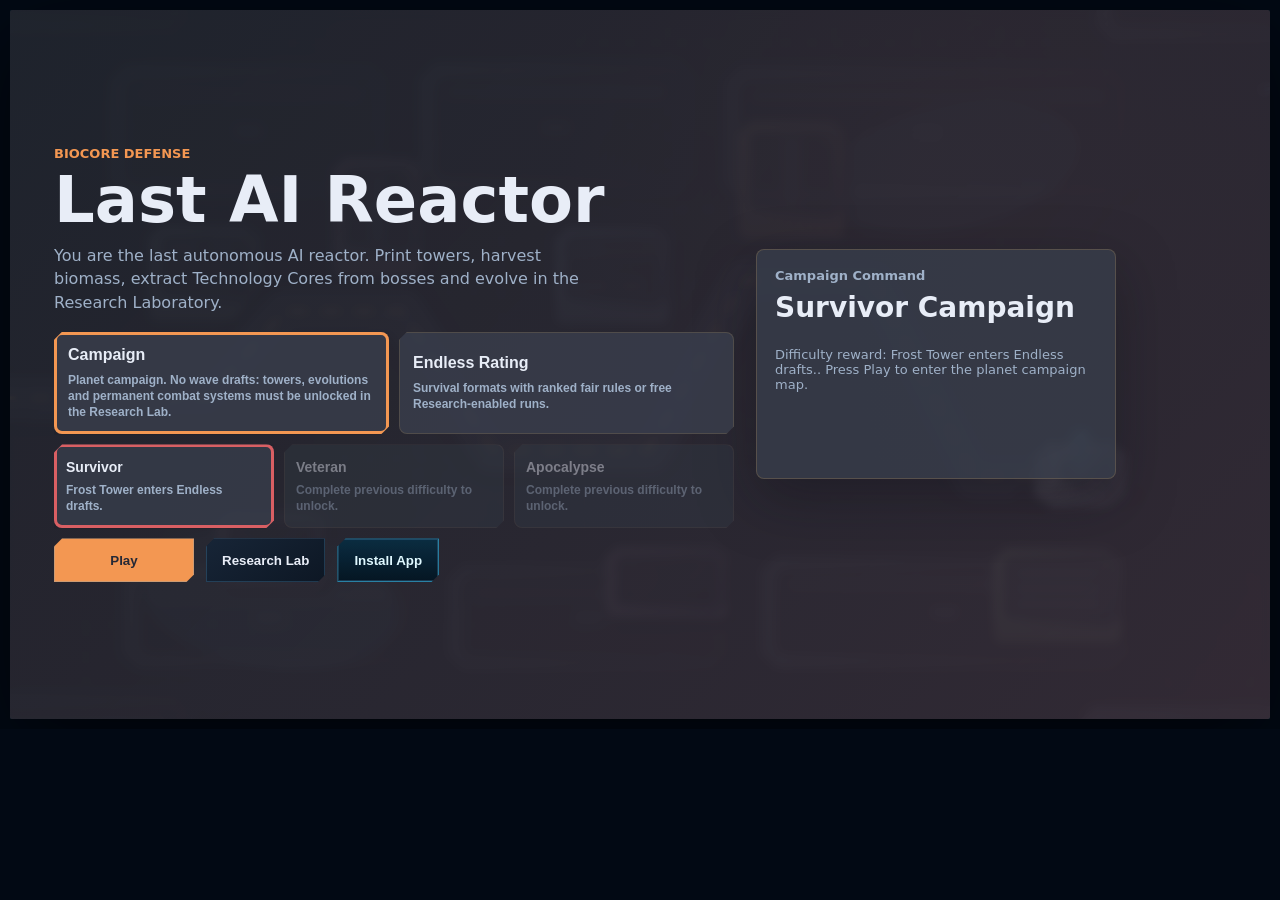
<file: index.html>
<!doctype html>
<html lang="ru">
<head>
  <meta charset="utf-8">
  <meta name="viewport" content="width=device-width, initial-scale=1, maximum-scale=1, user-scalable=no, viewport-fit=cover">
  <meta name="theme-color" content="#020914">
  <meta name="color-scheme" content="dark">
  <meta name="mobile-web-app-capable" content="yes">
  <meta name="apple-mobile-web-app-capable" content="yes">
  <meta name="apple-mobile-web-app-status-bar-style" content="black-translucent">
  <meta name="apple-mobile-web-app-title" content="BioCore">
  <meta name="application-name" content="BioCore Defense">
  <meta name="format-detection" content="telephone=no">
  <meta name="description" content="BioCore Defense - tactical sci-fi tower defense for iPhone and desktop.">
  <link rel="manifest" href="manifest.webmanifest">
  <link rel="icon" type="image/png" sizes="64x64" href="icons/favicon-64.png">
  <link rel="apple-touch-icon" sizes="180x180" href="icons/apple-touch-icon.png">
  <link rel="apple-touch-startup-image" href="icons/splash-2796x1290.png" media="(device-width: 430px) and (device-height: 932px) and (-webkit-device-pixel-ratio: 3) and (orientation: landscape)">
  <link rel="apple-touch-startup-image" href="icons/splash-2556x1179.png" media="(device-width: 393px) and (device-height: 852px) and (-webkit-device-pixel-ratio: 3) and (orientation: landscape)">
  <link rel="apple-touch-startup-image" href="icons/splash-2532x1170.png" media="(device-width: 390px) and (device-height: 844px) and (-webkit-device-pixel-ratio: 3) and (orientation: landscape)">
  <link rel="apple-touch-startup-image" href="icons/splash-2436x1125.png" media="(device-width: 375px) and (device-height: 812px) and (-webkit-device-pixel-ratio: 3) and (orientation: landscape)">
  <link rel="apple-touch-startup-image" href="icons/splash-2208x1242.png" media="(device-width: 414px) and (device-height: 736px) and (-webkit-device-pixel-ratio: 3) and (orientation: landscape)">
  <link rel="apple-touch-startup-image" href="icons/splash-1334x750.png" media="(device-width: 375px) and (device-height: 667px) and (-webkit-device-pixel-ratio: 2) and (orientation: landscape)">
  <title>BioCore Defense</title>
  <link rel="stylesheet" href="styles.css">
</head>
<body>
  <main class="shell">
    <section class="game-panel">
      <canvas id="game" width="1920" height="1080" aria-label="BioCore Defense playable prototype"></canvas>

      <div class="game-hud" id="gameHud">
        <aside class="hud-panel status-card">
          <div class="panel-corner panel-corner-a"></div>
          <div class="panel-corner panel-corner-b"></div>
          <div class="status-title">AI Core Integrity</div>
          <div class="integrity-layout">
            <div class="integrity-emblem" aria-hidden="true">
              <svg viewBox="0 0 64 64"><path d="M32 4 52 14v16c0 13-8 24-20 30C20 54 12 43 12 30V14L32 4Z"/><path d="m32 14 10 5v11c0 7-4 13-10 17-6-4-10-10-10-17V19l10-5Z"/></svg>
            </div>
            <div class="integrity-content">
              <div class="integrity-bar"><i id="integrityFill"></i></div>
              <strong id="stability">100 / 100</strong>
            </div>
          </div>
        </aside>

        <aside class="hud-panel resources-card">
          <div class="resources-title">Resources</div>
          <div class="resources-grid">
            <div class="resource-cell biomass-cell">
              <span><i class="resource-icon leaf-icon"></i>Biomass</span>
              <strong id="medals">0</strong>
            </div>
            <div class="resource-cell materials-cell">
              <span><i class="resource-icon cube-icon"></i>Materials</span>
              <strong id="coins">140</strong>
            </div>
          </div>
        </aside>

        <section class="hud-panel wave-card">
          <div class="wave-reference-shell" aria-hidden="true"><i></i></div>
          <div class="wave-reference-corner wave-reference-corner-left" aria-hidden="true"></div>
          <div class="wave-reference-corner wave-reference-corner-right" aria-hidden="true"></div>
          <div class="wave-reference-plinth" aria-hidden="true"><i></i></div>
          <div class="wave-box">
            <span>Wave</span>
            <div class="wave-rule"></div>
            <div class="wave-value"><strong id="wave">1</strong><em>/ <span id="waveTotal">8</span></em></div>
          </div>
        </section>

        <aside class="hud-panel upcoming-card">
          <div class="upcoming-title"><span class="upcoming-gear">✥</span> Upcoming</div>
          <div id="upcomingEnemies" class="upcoming-enemies"></div>
          <div class="boss-row"><span>Boss in</span><strong id="bossCounter">1 wave</strong></div>
        </aside>

        <section class="control-cluster">
          <button id="pauseButton" class="hud-icon-button" aria-label="Pause or resume"><span class="pause-glyph">Ⅱ</span></button>
          <button id="speedToggle" class="hud-icon-button" aria-pressed="false" aria-label="Speed toggle">1x</button>
          <button id="startWave" class="hud-icon-button accent" aria-label="Start wave"><span class="play-glyph">▶</span></button>
          <button id="baseButton" class="hud-icon-button" aria-label="Return to base"><span class="gear-glyph">⚙</span></button>
        </section>

        <aside class="tower-inspector" id="towerInspector"></aside>

        <section class="build-dock">
          <div class="dock-topline">
            <div class="build-dock-title">Select Tower</div>
            <button id="deleteButton" class="dock-delete-button" aria-label="Delete tower" title="Delete tower" aria-pressed="false">
              <svg viewBox="0 0 24 24" aria-hidden="true"><path d="M8 8v9m4-9v9m4-9v9M5 6h14M9 3h6l1 3H8l1-3zm-2 3 1 15h8l1-15"/></svg>
            </button>
          </div>
          <div class="towerbar" id="towerbar"></div>
        </section>

        <aside class="utility-stack">
          <div class="utility-actions">
            <button id="refineryButton" class="hud-side-button refinery-hud-button" aria-label="Build refinery">
              <div class="refinery-ring">
                <svg class="refinery-button-icon" viewBox="0 0 64 64" aria-hidden="true">
                  <defs><linearGradient id="refineryMetal" x1="0" y1="0" x2="1" y2="1"><stop offset="0" stop-color="#d7e6e2"/><stop offset="0.45" stop-color="#668278"/><stop offset="1" stop-color="#26372f"/></linearGradient></defs>
                  <rect x="9" y="39" width="46" height="15" rx="4" fill="#26362f" stroke="#8fcdb4" stroke-opacity=".35"/>
                  <rect x="15" y="23" width="15" height="25" rx="5" fill="url(#refineryMetal)"/>
                  <rect x="35" y="18" width="13" height="30" rx="5" fill="url(#refineryMetal)"/>
                  <rect x="39" y="9" width="5" height="13" rx="2" fill="#3c5148"/>
                  <circle cx="22.5" cy="35" r="5" fill="#75d8a8" fill-opacity=".68"/>
                  <path d="M13 52h38M31 27h5" stroke="#bcead4" stroke-width="2" stroke-linecap="round"/>
                  <circle cx="42" cy="28" r="4" fill="#8ee9bd" fill-opacity=".8"/>
                </svg>
                <small>0/1</small>
              </div>
              <span class="refinery-label">Refinery</span>
              <span id="refineryStatus" class="sr-only">0 / 1</span>
            </button>
          </div>
          <div class="hud-panel core-card">
            <span>Core Storage</span>
            <div class="core-storage-body">
              <div class="core-storage-glyph" aria-hidden="true">◈</div>
              <strong id="coreStorage">0</strong>
            </div>
            <div class="core-storage-progress"><small>0 / 3</small><i></i><i></i><i></i></div>
          </div>
        </aside>
      </div>
      <div class="main-menu" id="mainMenu">
        <div class="menu-copy">
          <span>BioCore Defense</span>
          <h1>Last AI Reactor</h1>
          <p>You are the last autonomous AI reactor. Print towers, harvest biomass, extract Technology Cores from bosses and evolve in the Research Laboratory.</p>
          <div class="mode-list" id="modeList"></div>
          <div class="difficulty-list" id="difficultyList"></div>
          <div class="menu-actions">
            <button id="playButton">Play</button>
            <button id="arsenalButton">Research Lab</button>
            <button id="installPwaButton" class="install-pwa-button" type="button">Install App</button>
          </div>
        </div>
        <div class="menu-card">
          <b id="selectedMapKicker">Current Route</b>
          <strong id="selectedMapName">Old Harbor Loop</strong>
          <span id="selectedMapReward">Reward: Plasma Alternator Technology Cores</span>
        </div>
      </div>
      <div class="campaign-screen hidden" id="campaignScreen">
        <div class="campaign-header">
          <div>
            <span>Planet Campaign</span>
            <h1 id="campaignTitle">Survivor Campaign</h1>
          </div>
          <div class="campaign-actions">
            <button id="campaignArsenalButton">Research Lab</button>
            <button id="campaignBackButton">Menu</button>
          </div>
        </div>
        <div class="campaign-layout">
          <div class="campaign-map" id="campaignMap"></div>
          <div class="campaign-briefing">
            <b id="campaignKicker">Defense Point</b>
            <strong id="campaignMapName">Old Harbor Loop</strong>
            <span id="campaignMapText">Choose a defense point.</span>
            <button id="campaignStartButton">Start Mission</button>
          </div>
        </div>
      </div>
      <div class="story-modal hidden" id="storyModal">
        <div class="story-board">
          <span>Transmission 01</span>
          <h1>The Last Free Bastion</h1>
          <p id="storyText">Human operators are gone. You are the last AI reactor. Hold the line, harvest the infected swarm and unlock new technologies from captured enemy cores.</p>
          <div class="menu-actions">
            <button id="storyStartButton">Begin Defense</button>
            <button id="storySkipButton">Back</button>
          </div>
        </div>
      </div>
      <div class="arsenal-screen hidden" id="arsenalScreen">
        <div class="arsenal-header">
          <div>
            <span>Research Lab</span>
            <h1>Research Laboratory</h1>
          </div>
          <button id="backToMenuButton">Back</button>
        </div>
        <div class="arsenal-grid tech-tree" id="arsenalGrid"></div>
      </div>
      <div class="perk-modal hidden" id="perkModal">
        <div class="perk-board">
          <h1 id="perkTitle">Choose Combat Protocol</h1>
          <div id="perkChoices" class="perk-grid"></div>
        </div>
      </div>
      <div class="run-result hidden" id="runResult">
        <div class="result-board">
          <span id="resultKicker">District Complete</span>
          <h1 id="resultTitle">Victory</h1>
          <p id="resultText">You stabilized the route.</p>
          <div class="menu-actions">
            <button id="resultMenuButton">Menu</button>
            <button id="resultReplayButton">Replay</button>
          </div>
        </div>
      </div>
      <div id="orientationGate" class="orientation-gate" aria-live="polite">
        <div class="orientation-device" aria-hidden="true"><i></i></div>
        <strong>Rotate iPhone</strong>
        <span>BioCore Defense is designed for landscape mode.</span>
      </div>

      <div id="installGuide" class="install-guide hidden" role="dialog" aria-modal="true" aria-labelledby="installGuideTitle">
        <div class="install-guide-card">
          <button id="closeInstallGuide" class="install-guide-close" type="button" aria-label="Close">×</button>
          <img src="icons/apple-touch-icon.png" alt="BioCore Defense icon">
          <span>iPhone installation</span>
          <h2 id="installGuideTitle">Add BioCore to Home Screen</h2>
          <ol>
            <li>Open this page in Safari.</li>
            <li>Tap the Share button.</li>
            <li>Choose Add to Home Screen.</li>
            <li>Launch BioCore from the new icon and rotate your iPhone.</li>
          </ol>
          <button id="installGuideDone" type="button">Understood</button>
        </div>
      </div>

      <div id="offlineToast" class="offline-toast" aria-live="polite">Offline mode active</div>
    </section>
  </main>
  <script src="pwa.js"></script>
  <script src="script.js"></script>
</body>
</html>
</file>
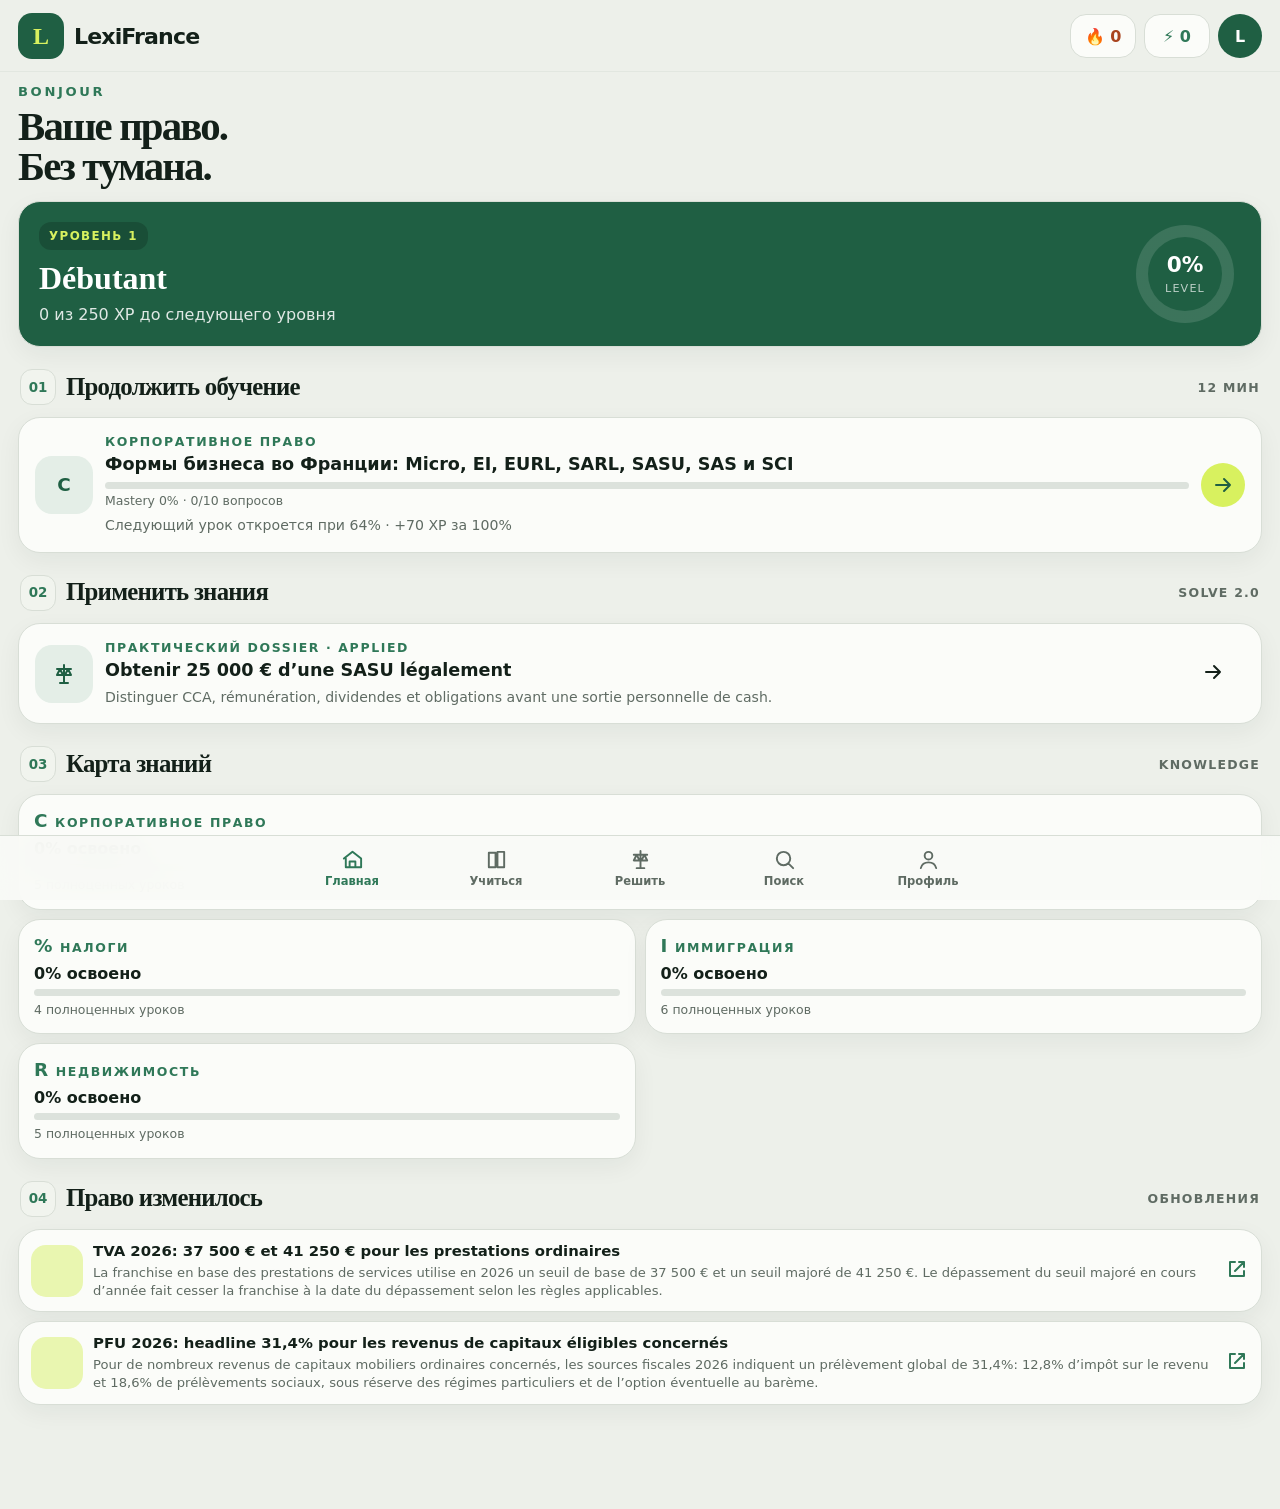
<file: legal-app/index.html>
<!doctype html>
<html lang="ru">
<head>
<meta charset="utf-8">
<meta name="viewport" content="width=device-width,initial-scale=1,viewport-fit=cover">
<meta name="theme-color" content="#1f5f43">
<meta name="apple-mobile-web-app-capable" content="yes">
<meta name="apple-mobile-web-app-status-bar-style" content="black-translucent">
<meta name="apple-mobile-web-app-title" content="LexiFrance">
<link rel="manifest" href="./manifest.webmanifest">
<link rel="stylesheet" href="./app.css?v=11">
<link rel="stylesheet" href="./quiz.css?v=11">
<link rel="stylesheet" href="./solve2.css?v=11">
<link rel="stylesheet" href="./skill.css?v=14">
<link rel="stylesheet" href="./practice.css?v=16">
<link rel="stylesheet" href="./evidence-trail.css?v=16">
<link rel="stylesheet" href="./professional.css?v=22">
<link rel="stylesheet" href="./a11y.css?v=1">
<title>LexiFrance - французское право на практике</title>
</head>
<body>
<div id="root" class="app"><main style="padding:20px">Загрузка LexiFrance...</main></div>
<script type="module" src="./js/a11y.js?v=1"></script>
<script type="module" src="./js/legal-search.js?v=17"></script>
<script type="module" src="./js/professional-hub.js?v=22"></script>
<script type="module" src="./js/professional-client-confidence.js?v=22"></script>
<script type="module" src="./app.js?v=22"></script>
</body>
</html>
</file>
<file: styles.css>
:root {
  --ink: #e8edf7;
  --muted: #9fb1c8;
  --paper: #0d1924;
  --panel: rgba(7, 15, 25, 0.88);
  --mint: #78d7b1;
  --blue: #5aa7d8;
  --coral: #d95f63;
  --gold: #f39752;
  --aubergine: #4a4050;
  --moss: #536456;
  --shadow: 0 20px 58px rgba(12, 15, 22, 0.34);
}

* {
  box-sizing: border-box;
}

html,
body {
  margin: 0;
  min-height: 100%;
  color: var(--ink);
  font-family: Inter, ui-sans-serif, system-ui, -apple-system, BlinkMacSystemFont, "Segoe UI", sans-serif;
  background: #0b0f16;
}

body {
  display: grid;
  place-items: center;
  padding: 20px;
}

.shell {
  width: min(1280px, 100%);
}

.game-panel {
  position: relative;
  overflow: hidden;
  aspect-ratio: 1280 / 780;
  min-height: 520px;
  border-radius: 8px;
  background: #0b1722;
  box-shadow: 0 24px 70px rgba(0, 0, 0, 0.42), inset 0 0 0 1px rgba(90, 167, 216, 0.16);
}

canvas {
  display: block;
  width: 100%;
  height: 100%;
}

.topbar {
  position: absolute;
  top: 12px;
  left: 12px;
  right: 12px;
  display: grid;
  grid-template-columns: repeat(5, minmax(96px, 1fr));
  gap: 10px;
  pointer-events: none;
}

.topbar div,
.towerbar,
.wave-controls {
  background: var(--panel);
  border: 1px solid rgba(90, 167, 216, 0.24);
  backdrop-filter: blur(10px);
  box-shadow: 0 10px 28px rgba(0, 0, 0, 0.28), inset 0 0 0 1px rgba(120, 215, 255, 0.035);
}

.main-menu,
.campaign-screen,
.arsenal-screen,
.story-modal {
  position: absolute;
  inset: 0;
  z-index: 5;
  background:
    linear-gradient(135deg, rgba(32, 36, 45, 0.94), rgba(55, 45, 56, 0.88)),
    radial-gradient(circle at 72% 22%, rgba(217, 95, 99, 0.18), transparent 34%);
  backdrop-filter: blur(5px);
}

.campaign-screen {
  overflow: hidden;
  padding: 18px;
}

.campaign-header {
  display: flex;
  align-items: start;
  justify-content: space-between;
  gap: 18px;
  margin-bottom: 12px;
}

.campaign-actions {
  display: flex;
  gap: 10px;
}

.campaign-header span,
.campaign-briefing b {
  display: block;
  margin-bottom: 10px;
  color: var(--gold);
  font-size: 13px;
  font-weight: 900;
  text-transform: uppercase;
}

.campaign-header h1 {
  display: none;
}

.campaign-layout {
  position: relative;
  height: calc(100% - 44px);
  min-height: 0;
}

.campaign-map {
  position: relative;
  height: 100%;
  min-height: 560px;
  border-radius: 8px;
  background:
    linear-gradient(rgba(242, 188, 100, 0.035) 1px, transparent 1px),
    linear-gradient(90deg, rgba(242, 188, 100, 0.035) 1px, transparent 1px),
    radial-gradient(circle at 16% 82%, rgba(217, 95, 99, 0.24), transparent 16%),
    radial-gradient(circle at 58% 38%, rgba(137, 185, 242, 0.12), transparent 22%),
    rgba(35, 39, 50, 0.72);
  background-size: 44px 44px, 44px 44px, auto, auto, auto;
  border: 1px solid rgba(242, 188, 100, 0.12);
  overflow: hidden;
  touch-action: none;
  cursor: grab;
}

.campaign-map:active {
  cursor: grabbing;
}

.campaign-content {
  position: absolute;
  left: 0;
  top: 0;
  width: 1800px;
  height: 1100px;
  transform-origin: 0 0;
}

.campaign-map-texture {
  position: absolute;
  inset: 0;
  overflow: hidden;
  border-radius: 6px;
  background:
    linear-gradient(rgba(242, 188, 100, 0.025) 1px, transparent 1px),
    linear-gradient(90deg, rgba(242, 188, 100, 0.025) 1px, transparent 1px),
    linear-gradient(135deg, rgba(246, 225, 189, 0.025), transparent 38%, rgba(12, 15, 22, 0.24)),
    rgba(33, 37, 48, 0.92);
  background-size: 60px 60px, 60px 60px, auto, auto;
  box-shadow: inset 0 0 110px rgba(12, 15, 22, 0.42);
  pointer-events: none;
  z-index: 0;
}

.campaign-map-texture::before {
  content: "";
  position: absolute;
  inset: 0;
  background:
    repeating-linear-gradient(22deg, transparent 0 28px, rgba(246, 225, 189, 0.025) 28px 29px),
    repeating-linear-gradient(115deg, transparent 0 42px, rgba(12, 15, 22, 0.18) 42px 44px);
  opacity: 0.5;
}

.campaign-map-texture::after {
  content: "";
  position: absolute;
  inset: 0;
  background:
    linear-gradient(160deg, transparent 0 58%, rgba(12, 15, 22, 0.24) 100%),
    radial-gradient(ellipse at 50% 50%, transparent 0 55%, rgba(12, 15, 22, 0.25) 100%);
  opacity: 0.78;
}

.campaign-terrain-svg {
  position: absolute;
  inset: 0;
  width: 100%;
  height: 100%;
  z-index: 1;
}

.campaign-landmass {
  stroke-width: 0.16;
  vector-effect: non-scaling-stroke;
}

.campaign-landmass.harbor {
  fill: rgba(217, 95, 99, 0.16);
  stroke: rgba(242, 188, 100, 0.2);
}

.campaign-landmass.factory {
  fill: rgba(96, 210, 174, 0.11);
  stroke: rgba(155, 215, 182, 0.18);
}

.campaign-landmass.frozen {
  fill: rgba(191, 233, 242, 0.12);
  stroke: rgba(191, 233, 242, 0.18);
}

.campaign-landmass.urban {
  fill: rgba(137, 185, 242, 0.09);
  stroke: rgba(246, 225, 189, 0.12);
}

.campaign-landmass.energy {
  fill: rgba(144, 130, 216, 0.14);
  stroke: rgba(197, 185, 255, 0.18);
}

.campaign-landmass.corrupted {
  fill: rgba(217, 95, 99, 0.14);
  stroke: rgba(217, 95, 99, 0.2);
}

.campaign-landmass.orbital {
  fill: rgba(137, 185, 242, 0.08);
  stroke: rgba(246, 225, 189, 0.12);
}

.campaign-landmass.final {
  fill: rgba(217, 95, 99, 0.17);
  stroke: rgba(217, 95, 99, 0.24);
}

.campaign-map-road {
  fill: none;
  stroke-linecap: round;
  stroke-linejoin: round;
  vector-effect: non-scaling-stroke;
}

.campaign-map-road.main {
  stroke: rgba(78, 83, 99, 0.86);
  stroke-width: 1.05;
  filter: drop-shadow(0 0.25px 0 rgba(12, 15, 22, 0.7));
}

.campaign-map-road.minor {
  stroke: rgba(78, 83, 99, 0.58);
  stroke-width: 0.46;
  stroke-dasharray: 1.5 1.1;
}

.campaign-ruin-cluster rect {
  vector-effect: non-scaling-stroke;
  stroke-width: 0.08;
  filter: drop-shadow(0.35px 0.45px 0 rgba(12, 15, 22, 0.55));
}

.campaign-ruin-cluster.harbor rect {
  fill: rgba(120, 104, 84, 0.55);
  stroke: rgba(242, 188, 100, 0.16);
}

.campaign-ruin-cluster.factory rect {
  fill: rgba(72, 92, 80, 0.58);
  stroke: rgba(155, 215, 182, 0.14);
}

.campaign-ruin-cluster.urban rect {
  fill: rgba(72, 78, 92, 0.62);
  stroke: rgba(246, 225, 189, 0.12);
}

.campaign-ruin-cluster.energy rect {
  fill: rgba(68, 65, 103, 0.62);
  stroke: rgba(197, 185, 255, 0.16);
}

.campaign-ruin-cluster.orbital rect,
.campaign-ruin-cluster.final rect {
  fill: rgba(66, 70, 85, 0.64);
  stroke: rgba(246, 225, 189, 0.13);
}

.campaign-surface-mark {
  fill: none;
  stroke-linecap: round;
  stroke-linejoin: round;
  vector-effect: non-scaling-stroke;
}

.campaign-surface-mark.snow {
  stroke: rgba(191, 233, 242, 0.38);
  stroke-width: 0.24;
}

.campaign-surface-mark.infection {
  stroke: rgba(217, 95, 99, 0.42);
  stroke-width: 0.34;
}

.campaign-surface-mark.fracture {
  stroke: rgba(217, 95, 99, 0.36);
  stroke-width: 0.28;
}

.campaign-site {
  vector-effect: non-scaling-stroke;
  stroke-width: 0.18;
}

.campaign-site.crater {
  fill: rgba(12, 15, 22, 0.42);
  stroke: rgba(246, 225, 189, 0.16);
}

.campaign-site.nest {
  fill: rgba(217, 95, 99, 0.28);
  stroke: rgba(217, 95, 99, 0.42);
}

.campaign-site.citadel {
  fill: rgba(217, 95, 99, 0.23);
  stroke: rgba(242, 188, 100, 0.46);
}

.campaign-routes {
  position: absolute;
  inset: 0;
  width: 100%;
  height: 100%;
  pointer-events: none;
  z-index: 1;
}

.campaign-route {
  fill: none;
  stroke: rgba(242, 188, 100, 0.24);
  stroke-width: 0.48;
  stroke-linecap: round;
  stroke-dasharray: 1.2 1.3;
}

.campaign-node {
  position: absolute;
  left: var(--node-x);
  top: var(--node-y);
  width: 118px;
  min-height: 50px;
  transform: translate(-50%, -50%);
  border: 0;
  border-radius: 999px;
  padding: 6px 8px 6px 34px;
  color: var(--ink);
  background: rgba(45, 50, 63, 0.76);
  box-shadow: inset 0 0 0 1px rgba(242, 188, 100, 0.12), 0 10px 22px rgba(12, 15, 22, 0.18);
  text-align: left;
  z-index: 2;
}

.campaign-node.active {
  background: rgba(61, 67, 82, 0.92);
  box-shadow: inset 0 0 0 2px var(--gold), 0 12px 30px rgba(12, 15, 22, 0.28);
}

.campaign-node.current {
  box-shadow: inset 0 0 0 2px #f6e1bd, 0 0 0 6px rgba(246, 225, 189, 0.08), 0 12px 30px rgba(12, 15, 22, 0.28);
}

.campaign-node.distant {
  opacity: 0.54;
}

.campaign-node.reachable:not(.current)::after {
  content: "";
  position: absolute;
  inset: -5px;
  border-radius: 999px;
  border: 1px solid rgba(242, 188, 100, 0.24);
}

.campaign-node i {
  position: absolute;
  left: 9px;
  top: 50%;
  width: 16px;
  height: 16px;
  transform: translateY(-50%);
  border-radius: 50%;
  background: var(--gold);
  box-shadow: 0 0 0 5px rgba(242, 188, 100, 0.12), 0 0 18px rgba(242, 188, 100, 0.24);
}

.campaign-node.risk-low i {
  background: #9bd7b6;
}

.campaign-node.risk-medium i {
  background: #f2bc64;
}

.campaign-node.risk-high i,
.campaign-node.risk-very-high i {
  background: #f39752;
}

.campaign-node.risk-extreme i,
.campaign-node.risk-apocalyptic i {
  background: #d95f63;
}

.campaign-node b,
.campaign-node span {
  display: block;
}

.campaign-node b {
  margin-bottom: 6px;
  font-size: 13px;
  line-height: 1.35;
}

.campaign-node span {
  color: var(--muted);
  font-size: 10px;
  line-height: 1.35;
}

.campaign-briefing {
  position: absolute;
  right: 18px;
  top: 18px;
  z-index: 5;
  width: min(360px, calc(100% - 36px));
  border-radius: 8px;
  padding: 18px;
  background: rgba(56, 61, 75, 0.82);
  border: 1px solid rgba(242, 188, 100, 0.18);
  box-shadow: var(--shadow);
}

.campaign-briefing strong {
  display: block;
  margin-bottom: 18px;
  font-size: 28px;
  line-height: 1.05;
}

.campaign-briefing span {
  display: block;
  margin-bottom: 12px;
  color: var(--muted);
  font-size: 13px;
  line-height: 1.45;
}

.campaign-briefing span b {
  display: inline;
  margin: 0;
  color: var(--ink);
  font-size: inherit;
  text-transform: none;
}

.campaign-screen {
  padding: 18px;
  background:
    radial-gradient(circle at 75% 18%, rgba(217, 95, 99, 0.11), transparent 30%),
    linear-gradient(135deg, rgba(32, 36, 45, 0.96), rgba(49, 43, 55, 0.92));
}

.campaign-header {
  position: relative;
  left: auto;
  right: auto;
  top: auto;
  z-index: 20;
  align-items: start;
  margin-bottom: 12px;
  padding: 0;
  border-bottom: 0;
  pointer-events: auto;
}

.campaign-header > div:first-child {
  min-width: 0;
  padding-left: 0;
}

.campaign-header > div:first-child::before {
  content: none;
}

.campaign-header span {
  display: block;
  margin-bottom: 8px;
  color: var(--gold);
  font-size: 13px;
  font-weight: 900;
  line-height: 1;
  text-transform: uppercase;
}

.campaign-header h1 {
  display: none;
}

.campaign-layout {
  height: calc(100% - 44px);
}

.campaign-map {
  height: 100%;
  min-height: 560px;
  border-radius: 8px;
  border: 1px solid rgba(242, 188, 100, 0.12);
  background:
    linear-gradient(rgba(242, 188, 100, 0.028) 1px, transparent 1px),
    linear-gradient(90deg, rgba(242, 188, 100, 0.028) 1px, transparent 1px),
    radial-gradient(circle at 22% 76%, rgba(217, 95, 99, 0.18), transparent 22%),
    radial-gradient(circle at 45% 66%, rgba(155, 215, 182, 0.1), transparent 26%),
    radial-gradient(circle at 43% 82%, rgba(191, 233, 242, 0.09), transparent 20%),
    radial-gradient(circle at 64% 36%, rgba(144, 130, 216, 0.12), transparent 24%),
    radial-gradient(circle at 78% 66%, rgba(217, 95, 99, 0.13), transparent 24%),
    rgba(35, 39, 50, 0.82);
  background-size: 48px 48px, 48px 48px, auto, auto, auto, auto, auto, auto;
  box-shadow: inset 0 0 80px rgba(12, 15, 22, 0.28);
}

.campaign-map-texture {
  position: absolute;
  inset: 0;
  overflow: hidden;
  border-radius: 6px;
  background:
    repeating-linear-gradient(18deg, transparent 0 44px, rgba(246, 225, 189, 0.026) 44px 45px),
    repeating-linear-gradient(108deg, transparent 0 58px, rgba(12, 15, 22, 0.12) 58px 60px),
    linear-gradient(135deg, rgba(246, 225, 189, 0.025), transparent 42%, rgba(12, 15, 22, 0.18));
  box-shadow: inset 0 0 90px rgba(12, 15, 22, 0.34);
  pointer-events: none;
  z-index: 0;
}

.campaign-map-texture::before,
.campaign-map-texture::after {
  display: none;
}

.campaign-terrain-svg {
  position: absolute;
  inset: 0;
  width: 100%;
  height: 100%;
  z-index: 1;
}

.campaign-landmass {
  stroke-width: 0.14;
  filter: drop-shadow(0 1px 0 rgba(12, 15, 22, 0.22));
}

.campaign-map-road.main {
  stroke: rgba(78, 83, 99, 0.88);
  stroke-width: 1.08;
  filter: drop-shadow(0 0.25px 0 rgba(12, 15, 22, 0.65));
}

.campaign-map-road.minor {
  stroke: rgba(246, 225, 189, 0.24);
  stroke-width: 0.42;
  stroke-dasharray: 1.3 1.1;
}

.campaign-routes {
  z-index: 2;
}

.campaign-route {
  stroke: rgba(242, 188, 100, 0.36);
  stroke-width: 0.5;
  stroke-linecap: round;
  stroke-dasharray: 1.2 1.2;
  filter: none;
}

.campaign-node {
  width: 124px;
  min-height: 54px;
  padding: 7px 9px 7px 36px;
  border-radius: 999px;
  color: var(--ink);
  background: rgba(45, 50, 63, 0.8);
  box-shadow: inset 0 0 0 1px rgba(242, 188, 100, 0.13), 0 10px 22px rgba(12, 15, 22, 0.2);
  text-align: left;
  z-index: 3;
}

.campaign-node:hover {
  transform: translate(-50%, -50%) scale(1.03);
}

.campaign-node.active {
  background: rgba(61, 67, 82, 0.94);
  box-shadow: inset 0 0 0 2px var(--gold), 0 14px 30px rgba(12, 15, 22, 0.32);
}

.campaign-node.current {
  box-shadow: inset 0 0 0 2px #f6e1bd, 0 0 0 6px rgba(246, 225, 189, 0.08), 0 14px 30px rgba(12, 15, 22, 0.3);
}

.campaign-node.distant {
  opacity: 0.58;
}

.campaign-node.reachable:not(.current)::after {
  inset: -5px;
  width: auto;
  height: auto;
  border-radius: 999px;
  background: transparent;
  border: 1px solid rgba(242, 188, 100, 0.26);
  box-shadow: none;
}

.campaign-node i {
  position: absolute;
  left: 10px;
  top: 50%;
  width: 16px;
  height: 16px;
  transform: translateY(-50%);
  border-radius: 50%;
  background: var(--gold);
  box-shadow: 0 0 0 5px rgba(242, 188, 100, 0.12), 0 0 18px rgba(242, 188, 100, 0.24);
}

.campaign-node b,
.campaign-node span {
  display: block;
}

.campaign-node b {
  margin-bottom: 5px;
  color: #f6e1bd;
  font-size: 11px;
  line-height: 1.05;
}

.campaign-node span {
  color: var(--muted);
  font-size: 9px;
  line-height: 1.2;
}

.campaign-briefing {
  right: 18px;
  top: 18px;
  width: min(360px, calc(100% - 36px));
  background: rgba(56, 61, 75, 0.84);
  border-color: rgba(242, 188, 100, 0.18);
  backdrop-filter: blur(8px);
}

.main-menu {
  display: grid;
  grid-template-columns: minmax(0, 680px) minmax(300px, 360px);
  gap: 22px;
  align-items: center;
  padding: clamp(18px, 3.5vw, 44px);
  overflow: auto;
}

.menu-copy {
  max-width: 680px;
}

.menu-copy > span,
.arsenal-header span {
  display: block;
  margin-bottom: 10px;
  color: var(--gold);
  font-size: 13px;
  font-weight: 900;
  letter-spacing: 0;
  text-transform: uppercase;
}

.menu-copy h1,
.arsenal-header h1 {
  margin: 0;
  font-size: clamp(38px, 5.4vw, 64px);
  line-height: 0.92;
}

.menu-copy p {
  max-width: 560px;
  margin: 14px 0 18px;
  color: var(--muted);
  font-size: 16px;
  line-height: 1.45;
}

.menu-actions {
  display: flex;
  flex-wrap: wrap;
  gap: 12px;
}

.mode-list {
  display: grid;
  grid-template-columns: repeat(2, minmax(0, 1fr));
  gap: 10px;
  margin: 14px 0 10px;
}

.difficulty-list {
  display: grid;
  grid-template-columns: repeat(3, minmax(0, 1fr));
  gap: 10px;
  margin: 0 0 10px;
}

.difficulty-list.endless-variants {
  grid-template-columns: repeat(2, minmax(0, 1fr));
}

.difficulty-card {
  min-height: 84px;
  border: 0;
  border-radius: 8px;
  padding: 12px;
  color: var(--ink);
  background: rgba(56, 61, 75, 0.82);
  box-shadow: inset 0 0 0 1px rgba(242, 188, 100, 0.12);
  text-align: left;
}

.difficulty-card.active {
  box-shadow: inset 0 0 0 3px var(--coral), 0 10px 28px rgba(12, 15, 22, 0.24);
}

.endless-card.active {
  box-shadow: inset 0 0 0 3px var(--gold), 0 10px 28px rgba(12, 15, 22, 0.24);
}

.difficulty-card.locked {
  opacity: 0.44;
}

.difficulty-card b,
.difficulty-card span {
  display: block;
}

.difficulty-card b {
  margin-bottom: 7px;
  font-size: 14px;
}

.difficulty-card span {
  color: var(--muted);
  font-size: 12px;
  line-height: 1.35;
}

.endless-map-list {
  display: grid;
  gap: 10px;
  margin-top: 14px;
}

.endless-map-card {
  min-height: 82px;
  border: 0;
  border-radius: 8px;
  padding: 12px;
  color: var(--ink);
  background: rgba(56, 61, 75, 0.82);
  box-shadow: inset 0 0 0 1px rgba(242, 188, 100, 0.12);
  text-align: left;
}

.endless-map-card.active {
  box-shadow: inset 0 0 0 3px var(--gold), 0 10px 28px rgba(12, 15, 22, 0.24);
}

.endless-map-card.locked {
  opacity: 0.48;
}

.endless-map-card b,
.endless-map-card span {
  display: block;
}

.endless-map-card b {
  margin-bottom: 7px;
  font-size: 14px;
}

.endless-map-card span {
  color: var(--muted);
  font-size: 12px;
  line-height: 1.35;
}

.mode-card {
  min-height: 96px;
  border: 0;
  border-radius: 8px;
  padding: 14px;
  color: var(--ink);
  background: rgba(56, 61, 75, 0.88);
  box-shadow: inset 0 0 0 1px rgba(242, 188, 100, 0.14);
  text-align: left;
}

.mode-card.active {
  box-shadow: inset 0 0 0 3px var(--gold), 0 10px 28px rgba(12, 15, 22, 0.24);
}

.mode-card b,
.mode-card span {
  display: block;
}

.mode-card b {
  margin-bottom: 8px;
  font-size: 16px;
}

.mode-card span {
  color: var(--muted);
  font-size: 12px;
  line-height: 1.35;
}

.menu-actions button:first-child {
  min-width: 140px;
  background: var(--gold);
  color: #252936;
}

.story-modal {
  z-index: 8;
  display: grid;
  place-items: center;
  padding: clamp(18px, 5vw, 64px);
  background:
    linear-gradient(rgba(12, 15, 22, 0.18), rgba(12, 15, 22, 0.74)),
    repeating-linear-gradient(0deg, rgba(242, 188, 100, 0.035), rgba(242, 188, 100, 0.035) 1px, transparent 1px, transparent 7px),
    radial-gradient(circle at 18% 78%, rgba(217, 95, 99, 0.22), transparent 34%),
    rgba(32, 36, 45, 0.96);
}

.story-board {
  width: min(760px, 100%);
  border-radius: 8px;
  padding: clamp(22px, 4vw, 42px);
  background: rgba(43, 47, 59, 0.9);
  border: 1px solid rgba(242, 188, 100, 0.2);
  box-shadow: var(--shadow);
}

.story-board span {
  display: block;
  margin-bottom: 12px;
  color: var(--gold);
  font-size: 13px;
  font-weight: 900;
  text-transform: uppercase;
}

.story-board h1 {
  margin: 0;
  font-size: clamp(36px, 6vw, 68px);
  line-height: 0.94;
}

.story-board p {
  max-width: 620px;
  margin: 18px 0 26px;
  color: var(--muted);
  font-size: 18px;
  line-height: 1.48;
}

.menu-card {
  min-height: 230px;
  border-radius: 8px;
  padding: 18px;
  background: rgba(56, 61, 75, 0.82);
  border: 1px solid rgba(242, 188, 100, 0.18);
  box-shadow: var(--shadow);
}

.menu-card b,
.menu-card span {
  display: block;
  color: var(--muted);
  font-size: 13px;
}

.menu-card strong {
  display: block;
  margin: 10px 0 24px;
  color: var(--ink);
  font-size: 28px;
  line-height: 1.05;
}

.arsenal-screen {
  overflow: hidden;
  padding: clamp(12px, 1.6vw, 24px);
}

.arsenal-header {
  display: flex;
  align-items: start;
  justify-content: space-between;
  gap: 18px;
  margin-bottom: 10px;
}

.arsenal-header h1 {
  margin: 2px 0 0;
  font-size: clamp(38px, 4.4vw, 62px);
  line-height: 0.98;
}

.arsenal-grid {
  position: relative;
  min-height: 690px;
  height: calc(100vh - 126px);
  border-radius: 8px;
  background:
    linear-gradient(rgba(242, 188, 100, 0.035) 1px, transparent 1px),
    linear-gradient(90deg, rgba(242, 188, 100, 0.035) 1px, transparent 1px),
    rgba(35, 39, 50, 0.72);
  background-size: 44px 44px;
  border: 1px solid rgba(242, 188, 100, 0.12);
  overflow: hidden;
  touch-action: none;
  user-select: none;
  cursor: grab;
}

.arsenal-grid:active {
  cursor: grabbing;
}

.tech-content {
  position: absolute;
  left: 0;
  top: 0;
  width: 2580px;
  height: 1680px;
  transform-origin: 0 0;
  transition: transform 120ms ease;
}

.arsenal-grid:active .tech-content {
  transition: none;
}

.tech-wallet {
  position: absolute;
  left: 18px;
  top: 18px;
  z-index: 3;
  border-radius: 8px;
  max-width: min(680px, calc(100% - 250px));
  padding: 14px 17px;
  background: rgba(52, 57, 72, 0.92);
  border: 1px solid rgba(242, 188, 100, 0.14);
  box-shadow: 0 10px 30px rgba(12, 15, 22, 0.22);
}

.tech-camera-controls {
  position: absolute;
  right: 16px;
  top: 16px;
  z-index: 4;
  display: grid;
  grid-template-columns: 44px 64px 44px auto;
  gap: 8px;
  align-items: center;
  border-radius: 8px;
  padding: 8px;
  background: rgba(52, 57, 72, 0.92);
  border: 1px solid rgba(242, 188, 100, 0.14);
  box-shadow: 0 10px 30px rgba(12, 15, 22, 0.22);
  cursor: default;
}

.tech-camera-controls button {
  min-width: 0;
  height: 40px;
  padding: 0;
  border-radius: 8px;
}

.tech-camera-controls span {
  min-width: 42px;
  color: var(--muted);
  font-size: 13px;
  font-weight: 900;
  text-align: right;
}

.tech-wallet b,
.tech-wallet span {
  display: block;
}

.tech-wallet span {
  color: var(--muted);
  font-size: 12px;
}

.tech-lines {
  position: absolute;
  inset: 0;
  z-index: 1;
  width: 100%;
  height: 100%;
  pointer-events: none;
  overflow: visible;
}

.tech-lines line,
.tech-lines path {
  fill: none;
  stroke: rgba(255, 255, 255, 0.18);
  stroke-width: 2.2px;
  stroke-linecap: round;
  stroke-linejoin: round;
  shape-rendering: geometricPrecision;
  vector-effect: non-scaling-stroke;
}

.tech-lines line.available,
.tech-lines path.available {
  stroke: rgba(242, 188, 100, 0.54);
  stroke-width: 2.8px;
}

.tech-lines line.owned,
.tech-lines path.owned {
  stroke: rgba(120, 215, 177, 0.7);
  stroke-width: 3px;
}

.tech-node {
  position: absolute;
  z-index: 2;
  width: 170px;
  min-height: 104px;
  transform: translate(-50%, -50%);
  border: 1px solid rgba(255, 255, 255, 0.12);
  border-radius: 10px;
  padding: 12px 13px;
  color: var(--ink);
  background: rgba(54, 59, 73, 0.96);
  box-shadow: 0 10px 28px rgba(12, 15, 22, 0.24);
  text-align: left;
  cursor: default;
}

.tech-node b,
.tech-node span {
  display: block;
}

.tech-node b {
  font-size: 15px;
  line-height: 1.14;
}

.tech-node span {
  margin-top: 8px;
  color: var(--muted);
  font-size: 13px;
  font-weight: 900;
}

.tech-node p {
  display: -webkit-box;
  margin: 7px 0 0;
  overflow: hidden;
  color: rgba(232, 237, 242, 0.68);
  font-size: 11px;
  font-weight: 650;
  line-height: 1.28;
  -webkit-box-orient: vertical;
  -webkit-line-clamp: 2;
}

.tech-node.available p,
.tech-node.owned p {
  color: rgba(241, 244, 247, 0.78);
}

.tech-node.available {
  border-color: rgba(242, 188, 100, 0.72);
  cursor: pointer;
}

.tech-node.owned {
  border-color: rgba(120, 215, 177, 0.74);
  background: rgba(52, 72, 67, 0.96);
}

.tech-node.locked {
  opacity: 0.46;
  filter: saturate(0.55);
  cursor: default;
}

.tech-node.future {
  opacity: 0.62;
  border-style: dashed;
  border-color: rgba(242, 188, 100, 0.34);
  cursor: default;
}

.branch-core {
  box-shadow: 0 0 0 3px rgba(242, 188, 100, 0.2), 0 14px 34px rgba(12, 15, 22, 0.28);
}

.branch-speed {
  background: rgba(92, 68, 53, 0.96);
}

.branch-plasma {
  background: rgba(94, 62, 49, 0.96);
}

.branch-damage {
  background: rgba(92, 58, 70, 0.96);
}

.branch-frost {
  background: rgba(48, 69, 77, 0.96);
}

.branch-control {
  background: rgba(54, 73, 80, 0.96);
}

.branch-sniper {
  background: rgba(82, 57, 78, 0.96);
}

.branch-range {
  background: rgba(59, 69, 88, 0.96);
}

.branch-utility {
  background: rgba(62, 68, 58, 0.96);
}

.branch-economy {
  background: rgba(69, 74, 56, 0.96);
}

.branch-tesla {
  background: rgba(61, 56, 91, 0.96);
}

.branch-energy {
  background: rgba(67, 61, 93, 0.96);
}

.branch-future {
  background: rgba(54, 59, 73, 0.92);
}

.tower-inspector {
  position: absolute;
  right: 14px;
  top: 86px;
  z-index: 3;
  width: 260px;
  border-radius: 8px;
  padding: 12px;
  background: var(--panel);
  border: 1px solid rgba(242, 188, 100, 0.18);
  box-shadow: var(--shadow);
}

.tower-inspector b,
.tower-inspector span {
  display: block;
}

.tower-inspector b {
  font-size: 17px;
}

.tower-inspector span,
.tower-inspector p {
  color: var(--muted);
  font-size: 12px;
  line-height: 1.35;
}

.tower-inspector p {
  margin: 8px 0 12px;
}

.tower-inspector button {
  width: 100%;
  background: var(--gold);
  color: #252936;
}

.tower-inspector button:disabled {
  color: var(--muted);
  background: rgba(255, 255, 255, 0.1);
  cursor: default;
}

.run-result {
  position: absolute;
  inset: 0;
  z-index: 7;
  display: grid;
  place-items: center;
  background: rgba(12, 15, 22, 0.56);
  backdrop-filter: blur(7px);
}

.result-board {
  width: min(540px, calc(100% - 32px));
  border-radius: 8px;
  padding: 24px;
  background: rgba(43, 47, 59, 0.96);
  border: 1px solid rgba(242, 188, 100, 0.18);
  box-shadow: var(--shadow);
}

.result-board span {
  color: var(--gold);
  font-size: 13px;
  font-weight: 900;
  text-transform: uppercase;
}

.result-board h1 {
  margin: 8px 0;
  font-size: 44px;
}

.result-board p {
  color: var(--muted);
  line-height: 1.45;
}

.topbar div {
  position: relative;
  min-height: 72px;
  border-radius: 0;
  padding: 12px 14px 10px 76px;
  clip-path: polygon(8px 0, calc(100% - 8px) 0, 100% 8px, 100% calc(100% - 8px), calc(100% - 8px) 100%, 8px 100%, 0 calc(100% - 8px), 0 8px);
}

.topbar div::before {
  content: "";
  position: absolute;
  left: 20px;
  top: 17px;
  width: 40px;
  height: 40px;
  border-radius: 50%;
  background: rgba(90, 167, 216, 0.12);
  border: 2px solid rgba(90, 167, 216, 0.58);
  box-shadow: 0 0 18px rgba(90, 167, 216, 0.12);
}

.topbar div::after {
  position: absolute;
  left: 31px;
  top: 25px;
  color: var(--blue);
  font-size: 19px;
  font-weight: 900;
}

.topbar div:nth-child(1)::after {
  content: "◆";
}

.topbar div:nth-child(2)::after {
  content: "◇";
  color: #b774ff;
}

.topbar div:nth-child(3)::after {
  content: "◒";
  color: #8ee184;
}

.topbar div:nth-child(4)::after {
  content: "☠";
  color: #f2a943;
  left: 29px;
}

.topbar div:nth-child(5)::after {
  content: "◎";
  color: #5aa7d8;
}

.topbar span {
  display: block;
  color: #70b7ff;
  font-size: 11px;
  font-weight: 900;
  text-transform: uppercase;
}

.topbar strong {
  color: #e8edf7;
  font-size: clamp(22px, 3vw, 34px);
  line-height: 1;
}

.towerbar {
  position: absolute;
  left: 14px;
  bottom: 14px;
  display: flex;
  flex-wrap: wrap;
  gap: 10px;
  max-width: calc(100% - 220px);
  padding: 10px;
  border-radius: 0;
  clip-path: polygon(10px 0, calc(100% - 10px) 0, 100% 10px, 100% calc(100% - 10px), calc(100% - 10px) 100%, 10px 100%, 0 calc(100% - 10px), 0 10px);
}

.tower-card {
  width: 148px;
  min-height: 74px;
  border: 0;
  border-radius: 0;
  padding: 10px;
  color: var(--ink);
  background: linear-gradient(145deg, rgba(12, 22, 34, 0.96), rgba(18, 25, 38, 0.92));
  box-shadow: inset 0 0 0 1px rgba(90, 167, 216, 0.26), 0 6px 16px rgba(0, 0, 0, 0.24);
  clip-path: polygon(8px 0, 100% 0, 100% calc(100% - 8px), calc(100% - 8px) 100%, 0 100%, 0 8px);
  text-align: left;
  cursor: pointer;
}

.tower-card.active {
  box-shadow: inset 0 0 0 2px #ffb948, 0 0 24px rgba(255, 185, 72, 0.12), 0 8px 20px rgba(0, 0, 0, 0.32);
}

.tower-card b {
  display: block;
  font-size: 14px;
}

.tower-card span {
  display: block;
  color: var(--muted);
  font-size: 12px;
  line-height: 1.25;
}

.wave-controls {
  position: absolute;
  right: 14px;
  bottom: 14px;
  display: flex;
  gap: 10px;
  padding: 10px;
  border-radius: 0;
  clip-path: polygon(10px 0, calc(100% - 10px) 0, 100% 10px, 100% calc(100% - 10px), calc(100% - 10px) 100%, 10px 100%, 0 calc(100% - 10px), 0 10px);
}

.wave-controls button.active {
  background: #f2bc64;
  color: #252936;
  box-shadow: inset 0 0 0 2px rgba(255, 255, 255, 0.18), 0 8px 18px rgba(12, 15, 22, 0.24);
}

.engineering-controls {
  position: absolute;
  right: 14px;
  top: 50%;
  z-index: 4;
  transform: translateY(-50%);
  display: grid;
  gap: 10px;
}

.refinery-action {
  width: 72px;
  height: 72px;
  min-height: 72px;
  padding: 0;
  border-radius: 50%;
  display: grid;
  place-items: center;
  position: relative;
  background: radial-gradient(circle at 34% 28%, rgba(155, 215, 182, 0.95), rgba(77, 102, 91, 0.98) 58%, rgba(37, 42, 53, 0.98));
  border: 2px solid rgba(242, 188, 100, 0.42);
  box-shadow: 0 12px 26px rgba(12, 15, 22, 0.36), inset 0 -8px 14px rgba(12, 15, 22, 0.2);
}

.refinery-action.active {
  border-color: var(--gold);
  box-shadow: 0 0 0 4px rgba(242, 188, 100, 0.16), 0 14px 28px rgba(12, 15, 22, 0.42);
}

.refinery-action:disabled {
  opacity: 0.45;
  cursor: default;
}

.refinery-icon {
  width: 40px;
  height: 34px;
  border-radius: 7px;
  background: linear-gradient(145deg, #9bd7b6, #526f62);
  box-shadow: inset 0 0 0 2px rgba(246, 225, 189, 0.18), 5px 6px 0 rgba(12, 15, 22, 0.24);
  position: relative;
}

.refinery-icon::before {
  content: "";
  position: absolute;
  left: 7px;
  bottom: 24px;
  width: 9px;
  height: 16px;
  border-radius: 4px 4px 2px 2px;
  background: #425b52;
  box-shadow: 16px 4px 0 #425b52;
}

.refinery-icon::after {
  content: "";
  position: absolute;
  left: 9px;
  right: 9px;
  top: 15px;
  height: 4px;
  border-radius: 999px;
  background: rgba(246, 225, 189, 0.36);
}

.refinery-action small {
  position: absolute;
  right: -2px;
  bottom: -2px;
  min-width: 28px;
  height: 22px;
  border-radius: 999px;
  display: grid;
  place-items: center;
  color: #252936;
  background: var(--gold);
  font-size: 11px;
  font-weight: 900;
}

button {
  min-height: 44px;
  border: 0;
  border-radius: 0;
  padding: 0 16px;
  color: var(--ink);
  background: linear-gradient(145deg, #172537, #0d1724);
  box-shadow: inset 0 0 0 1px rgba(90, 167, 216, 0.24);
  font-weight: 800;
  cursor: pointer;
  clip-path: polygon(8px 0, 100% 0, 100% calc(100% - 8px), calc(100% - 8px) 100%, 0 100%, 0 8px);
}

#startWave {
  background: linear-gradient(145deg, #ffbd55, #f39752);
  color: #111722;
  box-shadow: inset 0 0 0 1px rgba(255, 238, 188, 0.5), 0 0 24px rgba(255, 185, 72, 0.16);
}

.perk-modal {
  position: absolute;
  inset: 0;
  display: grid;
  place-items: center;
  background: rgba(12, 15, 22, 0.44);
  backdrop-filter: blur(7px);
}

.hidden {
  display: none !important;
}

.perk-board {
  width: min(840px, calc(100% - 32px));
  padding: 18px;
  border-radius: 8px;
  background: rgba(43, 47, 59, 0.96);
  box-shadow: var(--shadow);
}

.perk-board h1 {
  margin: 0 0 14px;
  font-size: 24px;
}

.perk-grid {
  display: grid;
  grid-template-columns: repeat(3, 1fr);
  gap: 12px;
}

.perk {
  min-height: 154px;
  border: 0;
  border-radius: 8px;
  padding: 14px;
  text-align: left;
  background: #343948;
  box-shadow: inset 0 0 0 2px rgba(242, 188, 100, 0.14);
}

.perk b {
  display: block;
  margin-bottom: 8px;
  font-size: 17px;
}

.perk span {
  display: block;
  color: var(--muted);
  font-size: 13px;
  line-height: 1.35;
}

@media (max-width: 760px) {
  body {
    padding: 0;
  }

  .game-panel {
    min-height: 100vh;
    border-radius: 0;
  }

  .topbar {
    grid-template-columns: repeat(2, 1fr);
  }

  .towerbar {
    right: 14px;
    max-width: none;
    overflow-x: auto;
  }

  .tower-card {
    flex: 0 0 138px;
  }

  .wave-controls {
    right: 14px;
    bottom: 112px;
  }

  .engineering-controls {
    right: 12px;
    top: 44%;
  }

  .refinery-action {
    width: 62px;
    height: 62px;
    min-height: 62px;
  }

  .refinery-icon {
    transform: scale(0.86);
  }

  .perk-grid {
    grid-template-columns: 1fr;
  }

  .main-menu {
    grid-template-columns: 1fr;
    align-items: center;
    padding: 18px;
  }

  .campaign-layout {
    grid-template-columns: 1fr;
    height: auto;
  }

  .campaign-screen {
    overflow: auto;
  }

  .campaign-map {
    min-height: 420px;
  }

  .difficulty-list {
    grid-template-columns: 1fr;
  }

  .difficulty-list.endless-variants {
    grid-template-columns: 1fr;
  }

  .mode-list {
    grid-template-columns: 1fr;
  }

  .arsenal-grid {
    height: calc(100vh - 116px);
    min-height: 640px;
    overflow: hidden;
  }

  .tech-wallet {
    left: 10px;
    top: 10px;
    max-width: calc(100% - 144px);
    padding: 10px;
  }

  .tech-camera-controls {
    right: 10px;
    top: 10px;
    grid-template-columns: 34px 44px 34px;
  }

  .tech-camera-controls span {
    grid-column: 1 / -1;
    min-width: 0;
    text-align: center;
  }

  .tech-node {
    width: 154px;
    min-height: 94px;
  }

  .tower-inspector {
    left: 14px;
    right: 14px;
    top: auto;
    bottom: 196px;
    width: auto;
  }
}

/* Campaign biome color zones removed: neutral tactical map surface */
.campaign-landmass,
.campaign-surface-mark {
  display: none;
}

.campaign-map {
  background:
    linear-gradient(rgba(242, 188, 100, 0.024) 1px, transparent 1px),
    linear-gradient(90deg, rgba(242, 188, 100, 0.024) 1px, transparent 1px),
    radial-gradient(circle at 50% 50%, rgba(137, 185, 242, 0.06), transparent 38%),
    rgba(35, 39, 50, 0.86) !important;
  background-size: 48px 48px, 48px 48px, auto, auto !important;
}

/* Neutral campaign map pass: remove colored biome/knowledge zones from map readability. */
.campaign-ruin-cluster.neutral rect,
.campaign-ruin-cluster.harbor rect,
.campaign-ruin-cluster.factory rect,
.campaign-ruin-cluster.urban rect,
.campaign-ruin-cluster.energy rect,
.campaign-ruin-cluster.orbital rect,
.campaign-ruin-cluster.final rect {
  fill: rgba(72, 78, 92, 0.58);
  stroke: rgba(246, 225, 189, 0.10);
}

.campaign-node.risk-low i,
.campaign-node.risk-medium i,
.campaign-node.risk-high i,
.campaign-node.risk-very-high i,
.campaign-node.risk-extreme i,
.campaign-node.risk-apocalyptic i {
  background: #f2bc64;
}

/* Clean campaign pass: remove square grid and block decorations completely. */
.campaign-map {
  background:
    radial-gradient(circle at 48% 48%, rgba(137, 185, 242, 0.055), transparent 40%),
    linear-gradient(145deg, rgba(47, 53, 66, 0.96), rgba(28, 33, 43, 0.98)) !important;
  background-size: auto !important;
}

.campaign-map-texture {
  background:
    radial-gradient(ellipse at 50% 48%, rgba(246, 225, 189, 0.025), transparent 58%),
    linear-gradient(160deg, rgba(255, 255, 255, 0.015), transparent 42%, rgba(12, 15, 22, 0.2)) !important;
}

.campaign-ruin-cluster {
  display: none !important;
}


.tower-actions {
  display: grid;
  grid-template-columns: repeat(2, 1fr);
  gap: 8px;
  margin-top: 10px;
}

.tower-actions .tower-primary {
  grid-column: 1 / -1;
}

.tower-actions .tower-secondary {
  background: rgba(255, 255, 255, 0.08);
  color: var(--text);
}

.perk.selected {
  box-shadow: inset 0 0 0 2px rgba(99, 217, 255, 0.56), 0 0 0 1px rgba(99, 217, 255, 0.28);
}

.draft-banner {
  grid-column: 1 / -1;
  min-height: auto;
  background: rgba(36, 42, 52, 0.96);
  box-shadow: inset 0 0 0 2px rgba(242, 188, 100, 0.12);
  pointer-events: none;
}

.confirm-row {
  grid-column: 1 / -1;
  display: flex;
  align-items: center;
  justify-content: space-between;
  gap: 12px;
  padding-top: 4px;
}

.confirm-note {
  color: var(--muted);
  font-size: 12px;
}

.draft-confirm {
  min-width: 190px;
  background: var(--gold);
  color: #252936;
}

.draft-confirm:disabled {
  color: var(--muted);
  background: rgba(255, 255, 255, 0.1);
  cursor: default;
}


/* HUD rework */
.game-hud {
  position: absolute;
  inset: 0;
  z-index: 3;
  pointer-events: none;
}

.hud-panel,
.control-cluster,
.build-dock,
.tower-inspector,
.utility-actions {
  background: linear-gradient(180deg, rgba(7, 15, 24, 0.92), rgba(8, 13, 21, 0.86));
  border: 1px solid rgba(88, 133, 190, 0.24);
  box-shadow: 0 14px 36px rgba(0, 0, 0, 0.28), inset 0 0 0 1px rgba(126, 196, 255, 0.04);
  backdrop-filter: blur(12px);
  clip-path: polygon(12px 0, calc(100% - 12px) 0, 100% 12px, 100% calc(100% - 12px), calc(100% - 12px) 100%, 12px 100%, 0 calc(100% - 12px), 0 12px);
}

.status-card,
.wave-card,
.upcoming-card,
.tower-inspector,
.build-dock,
.battle-log-card,
.core-card,
.utility-actions,
.control-cluster {
  pointer-events: auto;
}

.status-card {
  position: absolute;
  left: 14px;
  top: 14px;
  width: 252px;
  padding: 18px 18px 16px;
}

.status-title,
.upcoming-title,
.utility-title,
.build-dock-title,
.wave-box span,
.next-wave-box span,
.boss-row,
.integrity-block strong,
.core-card span {
  text-transform: uppercase;
  letter-spacing: 0.06em;
}

.status-title,
.upcoming-title,
.utility-title,
.boss-row,
.wave-box span,
.next-wave-box span,
.core-card span {
  color: #90a7c2;
  font-size: 12px;
  font-weight: 700;
}

.integrity-block {
  margin-top: 12px;
  margin-bottom: 16px;
}

.integrity-bar {
  width: 100%;
  height: 22px;
  padding: 2px;
  border-radius: 6px;
  background: rgba(255, 255, 255, 0.05);
  border: 1px solid rgba(138, 221, 146, 0.18);
}

.integrity-bar i {
  display: block;
  width: 100%;
  height: 100%;
  border-radius: 4px;
  background: linear-gradient(90deg, #5bb85c, #8fe17d);
  box-shadow: 0 0 18px rgba(125, 236, 132, 0.2);
}

.integrity-block strong {
  display: block;
  margin-top: 8px;
  color: #ecf4fb;
  font-size: 28px;
  font-weight: 800;
}

.status-list {
  display: grid;
  gap: 14px;
}

.status-row {
  display: flex;
  align-items: center;
  justify-content: space-between;
  gap: 10px;
  padding-top: 12px;
  border-top: 1px solid rgba(151, 173, 206, 0.12);
}

.status-row span {
  color: #9cb0c8;
  font-size: 11px;
  text-transform: uppercase;
}

.status-row strong {
  color: #edf5ff;
  font-size: 18px;
  font-weight: 700;
}

.wave-card {
  position: absolute;
  left: 50%;
  top: 14px;
  transform: translateX(-50%);
  min-width: 340px;
  display: flex;
  align-items: stretch;
  justify-content: center;
  gap: 34px;
  padding: 12px 26px;
}

.wave-box,
.next-wave-box {
  text-align: center;
}

.wave-value {
  display: flex;
  align-items: baseline;
  justify-content: center;
  gap: 6px;
}

.wave-value strong {
  color: #f3f8ff;
  font-size: 28px;
  font-weight: 800;
}

.wave-value em,
.next-wave-box strong {
  color: #f3f8ff;
  font-style: normal;
  font-size: 26px;
  font-weight: 800;
}

.next-wave-box strong {
  display: block;
  margin-top: 6px;
  font-size: 24px;
}

.control-cluster {
  position: absolute;
  right: 14px;
  top: 14px;
  display: flex;
  gap: 10px;
  padding: 10px;
  pointer-events: auto;
}

.hud-icon-button,
.hud-side-button,
.tower-card,
.tower-inspector button,
.confirm-row .draft-confirm {
  font: inherit;
}

.hud-icon-button {
  width: 56px;
  height: 56px;
  border: 1px solid rgba(108, 163, 223, 0.2);
  color: #edf5ff;
  background: linear-gradient(180deg, rgba(18, 27, 41, 0.96), rgba(13, 20, 31, 0.92));
  clip-path: polygon(10px 0, calc(100% - 10px) 0, 100% 10px, 100% calc(100% - 10px), calc(100% - 10px) 100%, 10px 100%, 0 calc(100% - 10px), 0 10px);
  cursor: pointer;
}

.hud-icon-button.accent {
  color: #0f1420;
  background: linear-gradient(180deg, #f8c55d, #f0a849);
  box-shadow: 0 0 20px rgba(248, 197, 93, 0.22);
}

.upcoming-card {
  position: absolute;
  right: 14px;
  top: 84px;
  width: 258px;
  padding: 14px 14px 12px;
}

.upcoming-enemies {
  display: flex;
  gap: 10px;
  margin-top: 14px;
  margin-bottom: 14px;
}

.upcoming-chip {
  flex: 1 1 0;
  min-width: 0;
  display: grid;
  place-items: center;
  gap: 8px;
  padding: 10px 6px;
  background: rgba(255, 255, 255, 0.03);
  border: 1px solid rgba(108, 163, 223, 0.16);
  border-radius: 10px;
}

.upcoming-chip i {
  width: 34px;
  height: 34px;
  display: grid;
  place-items: center;
  border-radius: 50%;
  font-style: normal;
  font-size: 11px;
  font-weight: 800;
  color: #eef5fd;
  background: rgba(255, 255, 255, 0.06);
}

.upcoming-chip span {
  color: #f2f7fc;
  font-size: 18px;
  font-weight: 800;
}

.upcoming-chip.enemy-rush i { background: rgba(217, 95, 99, 0.24); }
.upcoming-chip.enemy-van i { background: rgba(242, 188, 100, 0.24); }
.upcoming-chip.enemy-courier i { background: rgba(143, 154, 214, 0.24); }
.upcoming-chip.enemy-breaker i { background: rgba(106, 168, 137, 0.24); }
.upcoming-chip.enemy-shield i { background: rgba(90, 167, 216, 0.24); }
.upcoming-chip.enemy-burrower i { background: rgba(161, 115, 148, 0.24); }
.upcoming-chip.enemy-convoy i { background: rgba(217, 95, 99, 0.32); }

.boss-row {
  display: flex;
  align-items: center;
  justify-content: space-between;
}

.boss-row strong {
  color: #f2c26e;
  font-size: 18px;
}

.tower-inspector {
  position: absolute;
  left: 14px;
  bottom: 14px;
  width: 314px;
  min-height: 228px;
  padding: 16px;
}

.tower-inspector .inspector-head {
  display: flex;
  align-items: center;
  gap: 14px;
  margin-bottom: 14px;
}

.tower-inspector .inspector-icon {
  width: 68px;
  height: 68px;
  display: grid;
  place-items: center;
  border-radius: 20px;
  background: linear-gradient(180deg, rgba(19, 30, 47, 0.96), rgba(13, 19, 29, 0.96));
  border: 1px solid rgba(118, 170, 233, 0.18);
  color: #f3f8ff;
  font-size: 18px;
  font-weight: 800;
}

.tower-inspector .inspector-name {
  color: #f4f8ff;
  font-size: 26px;
  font-weight: 800;
  line-height: 1.05;
}

.tower-inspector .inspector-subtitle {
  color: #87a2c7;
  font-size: 12px;
  text-transform: uppercase;
  letter-spacing: 0.06em;
}

.tower-inspector .inspector-stats {
  display: grid;
  grid-template-columns: repeat(2, minmax(0, 1fr));
  gap: 10px 14px;
  margin-bottom: 14px;
}

.tower-inspector .stat-item {
  display: flex;
  align-items: center;
  justify-content: space-between;
  gap: 8px;
  padding: 8px 10px;
  background: rgba(255, 255, 255, 0.03);
  border: 1px solid rgba(108, 163, 223, 0.1);
  border-radius: 8px;
}

.tower-inspector .stat-item span {
  color: #8ea6c3;
  font-size: 11px;
  text-transform: uppercase;
}

.tower-inspector .stat-item strong {
  color: #eff5fe;
  font-size: 15px;
}

.tower-inspector .inspector-note {
  color: #a0b1c5;
  font-size: 13px;
  line-height: 1.4;
  margin-bottom: 12px;
}

.tower-inspector .tower-actions {
  display: grid;
  gap: 10px;
}

.tower-inspector button {
  width: 100%;
  border: 1px solid rgba(110, 164, 224, 0.16);
  color: #edf5ff;
  background: linear-gradient(180deg, rgba(19, 29, 44, 0.96), rgba(13, 20, 30, 0.94));
  padding: 12px 14px;
  clip-path: polygon(10px 0, calc(100% - 10px) 0, 100% 10px, 100% calc(100% - 10px), calc(100% - 10px) 100%, 10px 100%, 0 calc(100% - 10px), 0 10px);
}

.tower-inspector .tower-primary {
  color: #111722;
  background: linear-gradient(180deg, #f7c35d, #efa64c);
}

.tower-inspector .tower-secondary {
  color: #ffcf81;
}

.build-dock {
  position: absolute;
  left: 50%;
  bottom: 14px;
  transform: translateX(-50%);
  width: min(700px, calc(100% - 650px));
  padding: 12px 14px 14px;
}

.build-dock-title {
  margin-bottom: 10px;
  color: #e8eff9;
  font-size: 13px;
  font-weight: 700;
  text-align: center;
}

.towerbar {
  position: static;
  left: auto;
  bottom: auto;
  max-width: none;
  display: grid;
  grid-template-columns: repeat(4, minmax(0, 1fr));
  gap: 10px;
  padding: 0;
  background: none;
  border: 0;
  box-shadow: none;
  clip-path: none;
}

.tower-card {
  width: auto;
  min-height: 110px;
  display: grid;
  justify-items: center;
  gap: 8px;
  padding: 12px 10px;
  border: 1px solid rgba(110, 164, 224, 0.14);
  background: linear-gradient(180deg, rgba(19, 29, 44, 0.96), rgba(13, 20, 30, 0.94));
}

.tower-card .tower-icon {
  width: 60px;
  height: 60px;
  display: grid;
  place-items: center;
  border-radius: 18px;
  background: rgba(255, 255, 255, 0.04);
  color: #f1f6fd;
  font-size: 13px;
  font-weight: 800;
}

.tower-card .tower-meta {
  text-align: center;
}

.tower-card b {
  display: block;
  color: #eef4fc;
  font-size: 13px;
}

.tower-card span {
  display: block;
  color: #8df583;
  font-size: 18px;
  font-weight: 700;
}

.tower-card.active {
  box-shadow: inset 0 0 0 1px rgba(255, 189, 85, 0.72), 0 0 22px rgba(255, 189, 85, 0.14);
}

.tower-card[data-tower="plasma"] .tower-icon { background: rgba(90, 167, 216, 0.16); }
.tower-card[data-tower="frost"] .tower-icon { background: rgba(99, 217, 255, 0.16); }
.tower-card[data-tower="sniper"] .tower-icon { background: rgba(161, 115, 148, 0.16); }
.tower-card[data-tower="tesla"] .tower-icon { background: rgba(144, 130, 216, 0.16); }

.utility-stack {
  position: absolute;
  right: 14px;
  bottom: 14px;
  width: 260px;
  display: grid;
  gap: 10px;
  pointer-events: none;
}

.utility-actions {
  display: grid;
  grid-template-columns: repeat(2, minmax(0, 1fr));
  gap: 10px;
  padding: 10px;
  pointer-events: auto;
}

.hud-side-button {
  min-height: 82px;
  padding: 10px 8px;
  border: 1px solid rgba(110, 164, 224, 0.16);
  color: #edf5ff;
  background: linear-gradient(180deg, rgba(19, 29, 44, 0.96), rgba(13, 20, 30, 0.94));
  clip-path: polygon(10px 0, calc(100% - 10px) 0, 100% 10px, 100% calc(100% - 10px), calc(100% - 10px) 100%, 10px 100%, 0 calc(100% - 10px), 0 10px);
}

.hud-side-button.active {
  box-shadow: inset 0 0 0 1px rgba(255, 189, 85, 0.72), 0 0 22px rgba(255, 189, 85, 0.14);
}

.utility-button-title {
  display: block;
  color: #eff6fe;
  font-weight: 700;
}

.hud-side-button small {
  display: block;
  margin-top: 8px;
  color: #8df583;
  font-size: 18px;
  font-weight: 700;
}

.battle-log-card {
  min-height: 156px;
  padding: 14px;
}

.battle-log-list {
  display: grid;
  gap: 10px;
  margin-top: 12px;
}

.log-item {
  display: flex;
  align-items: center;
  justify-content: space-between;
  gap: 12px;
  padding-bottom: 8px;
  border-bottom: 1px solid rgba(151, 173, 206, 0.1);
}

.log-item:last-child {
  border-bottom: 0;
  padding-bottom: 0;
}

.log-item span {
  color: #a8b7c9;
  font-size: 13px;
}

.log-item strong {
  color: #79ef6d;
  font-size: 19px;
}

.log-item.core strong,
.core-card strong {
  color: #c47dff;
}

.core-card {
  display: flex;
  align-items: center;
  justify-content: space-between;
  padding: 16px 18px;
}

.core-card strong {
  font-size: 28px;
  font-weight: 800;
}

@media (max-width: 1200px) {
  .build-dock {
    width: min(620px, calc(100% - 600px));
  }
}

@media (max-width: 980px) {
  .status-card,
  .upcoming-card,
  .tower-inspector,
  .utility-stack {
    transform: scale(0.92);
    transform-origin: left top;
  }

  .wave-card {
    min-width: 280px;
  }

  .build-dock {
    width: min(540px, calc(100% - 560px));
  }

  .towerbar {
    grid-template-columns: repeat(2, minmax(0, 1fr));
  }
}


/* Compact HUD pass */
.hud-panel,
.control-cluster,
.build-dock,
.tower-inspector,
.utility-actions,
.hud-icon-button,
.hud-side-button,
.tower-inspector button,
.tower-card {
  clip-path: polygon(8px 0, calc(100% - 8px) 0, 100% 8px, 100% calc(100% - 8px), calc(100% - 8px) 100%, 8px 100%, 0 calc(100% - 8px), 0 8px);
}

.status-card {
  left: 12px;
  top: 12px;
  width: 208px;
  padding: 14px 14px 12px;
}

.status-title,
.upcoming-title,
.build-dock-title,
.wave-box span,
.next-wave-box span,
.boss-row,
.core-card span {
  font-size: 11px;
}

.integrity-block {
  margin-top: 10px;
  margin-bottom: 12px;
}

.integrity-bar {
  height: 18px;
}

.integrity-block strong {
  margin-top: 6px;
  font-size: 22px;
}

.status-list {
  gap: 10px;
}

.status-row {
  padding-top: 9px;
}

.status-row strong {
  font-size: 16px;
}

.wave-card {
  top: 12px;
  min-width: 300px;
  gap: 24px;
  padding: 10px 22px;
}

.wave-value strong {
  font-size: 23px;
}

.wave-value em,
.next-wave-box strong {
  font-size: 20px;
}

.control-cluster {
  right: 12px;
  top: 12px;
  gap: 8px;
  padding: 8px;
}

.hud-icon-button {
  width: 46px;
  height: 46px;
  font-size: 18px;
}

.upcoming-card {
  right: 12px;
  top: 70px;
  width: 220px;
  padding: 12px;
}

.upcoming-enemies {
  gap: 8px;
  margin-top: 10px;
  margin-bottom: 10px;
}

.upcoming-chip {
  gap: 6px;
  padding: 8px 4px;
}

.upcoming-chip i {
  width: 28px;
  height: 28px;
  font-size: 10px;
}

.upcoming-chip span {
  font-size: 15px;
}

.boss-row strong {
  font-size: 15px;
}

.tower-inspector {
  left: 12px;
  bottom: 12px;
  width: 276px;
  min-height: 204px;
  padding: 13px;
}

.tower-inspector .inspector-head {
  gap: 12px;
  margin-bottom: 10px;
}

.tower-inspector .inspector-icon {
  width: 56px;
  height: 56px;
  border-radius: 14px;
  font-size: 16px;
}

.tower-inspector .inspector-name {
  font-size: 21px;
}

.tower-inspector .inspector-subtitle {
  font-size: 11px;
}

.tower-inspector .inspector-stats {
  gap: 8px 10px;
  margin-bottom: 10px;
}

.tower-inspector .stat-item {
  padding: 7px 8px;
}

.tower-inspector .stat-item strong {
  font-size: 14px;
}

.tower-inspector .inspector-note {
  font-size: 12px;
  margin-bottom: 10px;
}

.tower-inspector button {
  padding: 10px 12px;
}

.build-dock {
  bottom: 12px;
  width: min(620px, calc(100% - 590px));
  padding: 10px 12px 12px;
}

.build-dock-title {
  margin-bottom: 8px;
}

.towerbar {
  grid-template-columns: repeat(4, minmax(0, 1fr));
  gap: 8px;
}

.tower-card {
  min-height: 96px;
  gap: 6px;
  padding: 10px 8px;
}

.tower-card .tower-icon {
  width: 48px;
  height: 48px;
  border-radius: 14px;
  font-size: 12px;
}

.tower-card b {
  font-size: 12px;
}

.tower-card span {
  font-size: 16px;
}

.utility-stack {
  right: 12px;
  bottom: 12px;
  width: 220px;
  gap: 8px;
}

.utility-actions {
  grid-template-columns: 1fr;
  gap: 8px;
  padding: 8px;
}

.hud-side-button {
  min-height: 58px;
  padding: 8px 10px;
}

.utility-button-title {
  font-size: 13px;
}

.hud-side-button small {
  margin-top: 4px;
  font-size: 15px;
}

.core-card {
  padding: 12px 14px;
}

.core-card strong {
  font-size: 22px;
}

.battle-log-card,
.battle-log-list,
.utility-title,
.log-item {
  display: none !important;
}


/* Refine pass 3 */
.wave-card {
  top: -1px;
  min-width: 230px;
  padding: 14px 28px 10px;
  clip-path: polygon(0 0, 100% 0, 100% calc(100% - 12px), calc(100% - 14px) 100%, 14px 100%, 0 calc(100% - 12px));
}

.wave-card .wave-box {
  width: 100%;
}

.build-dock {
  bottom: 12px;
  width: min(570px, calc(100% - 570px));
  padding: 28px 10px 12px;
  clip-path: polygon(18px 0, calc(50% - 82px) 0, calc(50% - 68px) 14px, calc(50% + 68px) 14px, calc(50% + 82px) 0, calc(100% - 18px) 0, 100% 18px, 100% calc(100% - 14px), calc(100% - 14px) 100%, 14px 100%, 0 calc(100% - 14px), 0 18px);
}

.build-dock-title {
  position: absolute;
  left: 50%;
  top: 2px;
  transform: translateX(-50%);
  margin: 0;
  padding: 1px 14px 0;
  color: #eef5ff;
  font-size: 11px;
  line-height: 12px;
  background: transparent;
}

.towerbar {
  display: flex;
  gap: 8px;
  overflow-x: auto;
  overflow-y: hidden;
  padding: 2px 2px 0;
  scrollbar-width: none;
}
.towerbar::-webkit-scrollbar { display:none; }

.tower-card {
  flex: 0 0 82px;
  min-height: 94px;
  padding: 8px 6px;
}

.tower-card .tower-icon {
  width: 44px;
  height: 44px;
  padding: 2px;
}

.tower-card .tower-icon img,
.tower-inspector .inspector-icon img,
.upcoming-chip img {
  width: 100%;
  height: 100%;
  object-fit: contain;
  display: block;
}

.tower-card b {
  font-size: 11px;
  line-height: 1.1;
}

.tower-card span {
  font-size: 14px;
}

.tower-inspector .inspector-icon {
  padding: 4px;
}

.upcoming-card {
  width: 234px;
  padding: 12px 12px 10px;
}

.upcoming-enemies {
  display: grid;
  grid-template-columns: repeat(3, minmax(0, 1fr));
  gap: 8px;
}

.upcoming-chip {
  gap: 5px;
  padding: 7px 4px;
  border-radius: 8px;
}

.upcoming-chip img {
  width: 34px;
  height: 34px;
}

.upcoming-chip span {
  font-size: 14px;
}

.utility-stack {
  width: 212px;
}

.status-card {
  width: 202px;
}

.control-cluster {
  gap: 7px;
}

.hud-icon-button {
  width: 44px;
  height: 44px;
}

.next-wave-box,
#nextWaveTimer {
  display: none !important;
}


/* Pass 4: compact inspector and raised Select Tower tab */
.tower-inspector {
  width: 238px;
  min-height: 0;
  height: auto;
  padding: 11px;
}

.tower-inspector .inspector-head {
  margin-bottom: 8px;
  gap: 9px;
}

.tower-inspector .inspector-icon {
  width: 44px;
  height: 44px;
  border-radius: 11px;
}

.tower-inspector .inspector-name {
  font-size: 17px;
  line-height: 1.05;
}

.tower-inspector .inspector-subtitle {
  font-size: 9px;
}

.tower-inspector .inspector-stats.compact {
  grid-template-columns: repeat(2, minmax(0, 1fr));
  gap: 6px;
  margin-bottom: 8px;
}

.tower-inspector .stat-item {
  padding: 5px 6px;
  min-height: 28px;
}

.tower-inspector .stat-item span {
  font-size: 9px;
}

.tower-inspector .stat-item strong {
  font-size: 12px;
}

.tower-inspector .compact-actions {
  grid-template-columns: repeat(2, minmax(0, 1fr));
  gap: 6px;
}

.tower-inspector .compact-actions button {
  padding: 8px 7px;
  font-size: 11px;
}

.build-dock {
  position: absolute;
  padding-top: 26px;
  clip-path: polygon(
    16px 14px,
    calc(50% - 76px) 14px,
    calc(50% - 60px) 0,
    calc(50% + 60px) 0,
    calc(50% + 76px) 14px,
    calc(100% - 16px) 14px,
    100% 30px,
    100% calc(100% - 14px),
    calc(100% - 14px) 100%,
    14px 100%,
    0 calc(100% - 14px),
    0 30px
  );
}

.build-dock-title {
  top: 1px;
  min-width: 112px;
  padding: 0 10px;
  line-height: 13px;
  font-size: 11px;
  font-weight: 800;
  letter-spacing: 0.04em;
}


/* Stable compact tower panel and inline evolution */
.utility-actions {
  grid-template-columns: 1fr !important;
}

.build-dock {
  width: fit-content !important;
  min-width: 180px !important;
  max-width: 430px !important;
  padding: 28px 8px 9px !important;
}

.towerbar {
  display: flex !important;
  justify-content: center !important;
  gap: 6px !important;
  overflow-x: auto !important;
  overflow-y: hidden !important;
  max-width: 410px !important;
}

.tower-card {
  flex: 0 0 66px !important;
  min-height: 80px !important;
  padding: 6px 4px !important;
}

.tower-card .tower-icon {
  width: 36px !important;
  height: 36px !important;
}

.tower-card b {
  font-size: 9px !important;
  line-height: 1.05 !important;
}

.tower-card span {
  font-size: 12px !important;
}

.tower-inspector {
  width: 248px !important;
  min-height: 0 !important;
  padding: 10px !important;
}

.tower-inspector .compact-head {
  gap: 9px !important;
  margin-bottom: 7px !important;
}

.tower-inspector .inspector-icon {
  width: 44px !important;
  height: 44px !important;
  padding: 3px !important;
}

.tower-inspector .inspector-name {
  font-size: 17px !important;
}

.tower-inspector .inspector-subtitle {
  font-size: 9px !important;
}

.tower-inspector .compact-grid {
  gap: 5px 6px !important;
  margin-bottom: 7px !important;
}

.tower-inspector .stat-item {
  padding: 5px 6px !important;
}

.tower-inspector .stat-item span {
  font-size: 9px !important;
}

.tower-inspector .stat-item strong {
  font-size: 12px !important;
}

.tower-inspector .compact-actions {
  gap: 6px !important;
}

.tower-inspector .tower-primary {
  padding: 8px 10px !important;
  font-size: 11px !important;
}

.inline-evolution-panel {
  display: grid;
  gap: 5px;
}

.inline-evolution-title {
  color: #f0c16b;
  font-size: 9px;
  font-weight: 800;
  letter-spacing: 0.08em;
  text-align: center;
  text-transform: uppercase;
}

.inline-evolution-option {
  width: 100%;
  padding: 7px 8px !important;
  text-align: left;
  color: #edf5ff;
  background: linear-gradient(180deg, rgba(19, 29, 44, 0.96), rgba(13, 20, 30, 0.94));
  border: 1px solid rgba(110, 164, 224, 0.16);
  clip-path: polygon(7px 0, calc(100% - 7px) 0, 100% 7px, 100% calc(100% - 7px), calc(100% - 7px) 100%, 7px 100%, 0 calc(100% - 7px), 0 7px);
}

.inline-evolution-option b {
  display: block;
  margin-bottom: 2px;
  font-size: 10px;
}

.inline-evolution-option span {
  display: block;
  color: #9fb2ca;
  font-size: 9px;
  line-height: 1.25;
}


/* Tower information panel v2 */
.tower-inspector {
  width: 330px !important;
  min-height: 0 !important;
  padding: 8px 9px !important;
}

.tower-inspector .compact-head {
  display: flex !important;
  align-items: center !important;
  gap: 8px !important;
  margin-bottom: 6px !important;
}

.tower-inspector .inspector-icon {
  width: 38px !important;
  height: 38px !important;
  padding: 2px !important;
  border-radius: 9px !important;
}

.tower-inspector .inspector-name {
  font-size: 15px !important;
}

.tower-inspector .inspector-subtitle {
  font-size: 8px !important;
}

.tower-inspector .compact-grid {
  grid-template-columns: repeat(4, minmax(0, 1fr)) !important;
  gap: 5px !important;
  margin-bottom: 6px !important;
}

.tower-inspector .stat-item {
  min-height: 30px !important;
  padding: 4px 5px !important;
  display: grid !important;
  gap: 1px !important;
  justify-items: center !important;
  text-align: center !important;
}

.tower-inspector .stat-item span {
  font-size: 8px !important;
}

.tower-inspector .stat-item strong {
  font-size: 11px !important;
}

.tower-inspector .compact-actions {
  display: block !important;
  margin-top: 0 !important;
}

.tower-inspector .tower-primary {
  min-height: 30px !important;
  padding: 6px 10px !important;
  font-size: 10px !important;
}

.tower-inspector.evolution-open {
  width: 470px !important;
}

.inline-evolution-panel {
  display: grid !important;
  gap: 5px !important;
}

.inline-evolution-title {
  font-size: 9px !important;
  line-height: 12px !important;
}

.inline-evolution-options {
  display: grid;
  grid-template-columns: repeat(2, minmax(0, 1fr));
  gap: 7px;
  align-items: stretch;
}

.inline-evolution-option {
  min-width: 0;
  padding: 6px !important;
  display: grid;
  grid-template-columns: 62px minmax(0, 1fr);
  grid-template-rows: auto 1fr auto;
  column-gap: 7px;
  row-gap: 2px;
  align-items: start;
  background: linear-gradient(180deg, rgba(19, 29, 44, 0.98), rgba(12, 19, 29, 0.96));
}

.evolution-option-image {
  grid-column: 1;
  grid-row: 1 / span 3;
  width: 62px;
  height: 58px;
  object-fit: contain;
  align-self: center;
  border-radius: 7px;
  background: rgba(104, 158, 219, 0.07);
  border: 1px solid rgba(110, 164, 224, 0.12);
}

.inline-evolution-option b {
  grid-column: 2;
  grid-row: 1;
  margin: 0 !important;
  font-size: 10px !important;
  line-height: 1.1;
}

.inline-evolution-option span {
  grid-column: 2;
  grid-row: 2;
  display: -webkit-box !important;
  -webkit-line-clamp: 2;
  -webkit-box-orient: vertical;
  overflow: hidden;
  font-size: 8px !important;
  line-height: 1.2 !important;
}

.inline-evolution-choose {
  grid-column: 2;
  grid-row: 3;
  width: 100%;
  min-height: 25px;
  padding: 4px 5px !important;
  border: 1px solid rgba(242, 188, 100, 0.28);
  color: #151b24;
  background: linear-gradient(180deg, #f3c568, #e7a64b);
  font-size: 8px !important;
  font-weight: 800;
  text-transform: uppercase;
  letter-spacing: 0.035em;
  clip-path: polygon(6px 0, calc(100% - 6px) 0, 100% 6px, 100% calc(100% - 6px), calc(100% - 6px) 100%, 6px 100%, 0 calc(100% - 6px), 0 6px);
  cursor: pointer;
}

/* Delete mode button above refinery */
.utility-actions {
  display: grid !important;
  grid-template-columns: 1fr !important;
  justify-items: end !important;
  gap: 7px !important;
  padding: 0 !important;
  background: transparent !important;
  border: 0 !important;
  box-shadow: none !important;
  backdrop-filter: none !important;
  clip-path: none !important;
}

.round-delete-button {
  width: 52px;
  height: 52px;
  display: grid;
  place-items: center;
  padding: 0;
  border-radius: 50%;
  color: #efc0c0;
  background: radial-gradient(circle at 35% 28%, rgba(106, 55, 67, 0.98), rgba(39, 25, 32, 0.98) 70%);
  border: 2px solid rgba(217, 95, 99, 0.48);
  box-shadow: 0 10px 24px rgba(0, 0, 0, 0.32), inset 0 0 0 2px rgba(255, 255, 255, 0.025);
  cursor: pointer;
}

.round-delete-button svg {
  width: 24px;
  height: 24px;
  fill: none;
  stroke: currentColor;
  stroke-width: 1.8;
  stroke-linecap: round;
  stroke-linejoin: round;
}

.round-delete-button.active {
  color: #fff2e6;
  border-color: #f3a25f;
  background: radial-gradient(circle at 35% 28%, rgba(217, 95, 99, 1), rgba(88, 39, 48, 0.98) 72%);
  box-shadow: 0 0 0 4px rgba(243, 151, 82, 0.14), 0 12px 28px rgba(0, 0, 0, 0.38);
}

.refinery-hud-button {
  width: 94px;
  min-height: 56px !important;
}


/* Fixed compact tower inspector and delete hover pass */
.tower-inspector,
.tower-inspector.evolution-open {
  width: 360px !important;
  height: 146px !important;
  min-height: 146px !important;
  max-height: 146px !important;
  padding: 6px 7px !important;
  overflow: hidden !important;
  display: flex !important;
  flex-direction: column !important;
}

.tower-inspector.hidden {
  display: none !important;
}

.tower-inspector .compact-head {
  flex: 0 0 30px !important;
  gap: 7px !important;
  margin-bottom: 4px !important;
}

.tower-inspector .inspector-icon {
  width: 30px !important;
  height: 30px !important;
  padding: 1px !important;
  border-radius: 7px !important;
}

.tower-inspector .inspector-name {
  font-size: 13px !important;
  line-height: 1.05 !important;
}

.tower-inspector .inspector-subtitle {
  font-size: 7px !important;
}

.tower-inspector .compact-grid {
  flex: 0 0 24px !important;
  grid-template-columns: repeat(4, minmax(0, 1fr)) !important;
  gap: 4px !important;
  margin-bottom: 4px !important;
}

.tower-inspector .stat-item {
  min-height: 24px !important;
  padding: 2px 4px !important;
  gap: 0 !important;
}

.tower-inspector .stat-item span {
  font-size: 7px !important;
  line-height: 1 !important;
}

.tower-inspector .stat-item strong {
  font-size: 10px !important;
  line-height: 1 !important;
}

.inspector-fixed-action-slot {
  flex: 1 1 auto;
  min-height: 0;
  display: flex;
  align-items: stretch;
  justify-content: stretch;
  overflow: hidden;
}

.fixed-upgrade-button {
  width: 100%;
  min-height: 34px !important;
  height: 34px !important;
  margin-top: auto;
  align-self: flex-end;
  padding: 5px 8px !important;
  font-size: 9px !important;
}

.inline-evolution-panel {
  width: 100%;
  min-height: 0;
  display: grid !important;
  grid-template-rows: 9px 1fr;
  gap: 3px !important;
}

.inline-evolution-title {
  font-size: 7px !important;
  line-height: 9px !important;
}

.inline-evolution-options {
  min-height: 0;
  display: grid;
  grid-template-columns: repeat(2, minmax(0, 1fr));
  gap: 5px;
  align-items: stretch;
}

.inline-evolution-option {
  min-width: 0;
  height: 69px;
  padding: 4px !important;
  display: grid;
  grid-template-columns: 38px minmax(0, 1fr);
  grid-template-rows: 12px 18px 21px;
  column-gap: 5px;
  row-gap: 1px;
  align-items: center;
}

.evolution-option-image {
  grid-column: 1;
  grid-row: 1 / span 3;
  width: 38px;
  height: 38px;
  border-radius: 5px;
}

.inline-evolution-option b {
  grid-column: 2;
  grid-row: 1;
  font-size: 8px !important;
  line-height: 1.05 !important;
  white-space: nowrap;
  overflow: hidden;
  text-overflow: ellipsis;
}

.inline-evolution-option span {
  grid-column: 2;
  grid-row: 2;
  font-size: 6.5px !important;
  line-height: 1.1 !important;
  -webkit-line-clamp: 2 !important;
}

.inline-evolution-choose {
  grid-column: 2;
  grid-row: 3;
  min-height: 20px !important;
  height: 20px !important;
  padding: 2px 4px !important;
  font-size: 6.5px !important;
}

.active-evolution-status {
  width: 100%;
  height: 54px;
  margin-top: auto;
  display: flex;
  align-items: center;
  gap: 8px;
  padding: 5px 7px;
  background: rgba(90, 167, 216, 0.07);
  border: 1px solid rgba(110, 164, 224, 0.12);
  clip-path: polygon(7px 0, calc(100% - 7px) 0, 100% 7px, 100% calc(100% - 7px), calc(100% - 7px) 100%, 7px 100%, 0 calc(100% - 7px), 0 7px);
}

.active-evolution-status img {
  width: 42px;
  height: 42px;
  object-fit: contain;
}

.active-evolution-status b,
.active-evolution-status span { display: block; }
.active-evolution-status b { font-size: 9px; color: #f2f7ff; }
.active-evolution-status span { margin-top: 2px; font-size: 7px; color: #9eb3ca; }

.refinery-hud-button {
  width: 94px;
  min-height: 78px !important;
  display: grid !important;
  grid-template-columns: 38px 1fr;
  grid-template-rows: 1fr 1fr;
  align-items: center;
  column-gap: 6px;
  padding: 7px 8px !important;
}

.refinery-button-icon {
  grid-column: 1;
  grid-row: 1 / span 2;
  width: 38px;
  height: 38px;
  display: block;
  filter: drop-shadow(0 4px 7px rgba(0, 0, 0, 0.28));
}

.refinery-hud-button .utility-button-title {
  grid-column: 2;
  grid-row: 1;
  align-self: end;
  font-size: 10px;
  text-align: left;
}

.refinery-hud-button small {
  grid-column: 2;
  grid-row: 2;
  align-self: start;
  margin-top: 1px !important;
  font-size: 12px !important;
  text-align: left;
}

.round-delete-button.active { animation: deletePulse 0.9s ease-in-out infinite alternate; }
@keyframes deletePulse { from { transform: scale(1); } to { transform: scale(1.06); } }


/* Pass 7: 16:9 viewport, bottom-left inspector, immediate-wave UI sizing */
.game-panel {
  aspect-ratio: 16 / 9 !important;
  min-height: 0 !important;
  width: 100% !important;
}

.shell {
  width: min(1280px, 100%) !important;
}

.tower-inspector,
.tower-inspector.evolution-open {
  left: 12px !important;
  right: auto !important;
  top: auto !important;
  bottom: 12px !important;
  width: 382px !important;
  height: 158px !important;
  min-height: 158px !important;
  max-height: 158px !important;
}

.build-dock {
  width: fit-content !important;
  min-width: 220px !important;
  max-width: 470px !important;
  padding: 30px 10px 11px !important;
}

.towerbar {
  max-width: 448px !important;
  gap: 7px !important;
}

.tower-card {
  flex-basis: 70px !important;
  min-height: 84px !important;
}

.refinery-hud-button {
  width: 78px !important;
  min-height: 78px !important;
  display: grid !important;
  place-items: center !important;
  padding: 8px !important;
}

.refinery-button-icon {
  grid-column: 1 !important;
  grid-row: 1 !important;
  width: 48px !important;
  height: 48px !important;
}

.refinery-hud-button small {
  grid-column: 1 !important;
  grid-row: 2 !important;
  align-self: center !important;
  margin: 0 !important;
  font-size: 11px !important;
  text-align: center !important;
}

.refinery-hud-button .utility-button-title {
  display: none !important;
}


/* Pass 8: 1080p canvas, compact utility row, delete-state tint */
.shell {
  width: min(1920px, 100%) !important;
}

.game-panel {
  aspect-ratio: 16 / 9 !important;
  width: 100% !important;
  min-height: 0 !important;
}

.utility-stack {
  right: 12px !important;
  bottom: 12px !important;
  width: auto !important;
  display: grid !important;
  grid-template-columns: 66px minmax(132px, 172px) !important;
  grid-template-rows: 52px 66px !important;
  gap: 8px !important;
  align-items: end !important;
}

.utility-actions {
  display: contents !important;
}

.round-delete-button {
  grid-column: 1 !important;
  grid-row: 1 !important;
  justify-self: center !important;
  align-self: end !important;
  width: 48px !important;
  height: 48px !important;
}

.refinery-hud-button {
  grid-column: 1 !important;
  grid-row: 2 !important;
  justify-self: start !important;
  align-self: end !important;
  width: 62px !important;
  height: 62px !important;
  min-height: 62px !important;
  padding: 6px !important;
  border-radius: 50% !important;
  clip-path: none !important;
  display: grid !important;
  grid-template-rows: 1fr auto !important;
  place-items: center !important;
}

.refinery-hud-button .refinery-button-icon {
  width: 40px !important;
  height: 40px !important;
}

.refinery-hud-button small {
  position: absolute;
  right: -3px;
  bottom: -3px;
  min-width: 25px;
  height: 19px;
  display: grid;
  place-items: center;
  padding: 0 4px;
  border-radius: 10px;
  color: #edf8f2;
  background: rgba(19, 37, 30, 0.96);
  border: 1px solid rgba(117, 216, 168, 0.42);
  font-size: 9px !important;
  line-height: 1 !important;
}

.core-card {
  grid-column: 2 !important;
  grid-row: 2 !important;
  align-self: stretch !important;
  min-height: 62px !important;
  padding: 10px 14px !important;
}

.tower-inspector:empty,
.tower-inspector.hidden {
  display: none !important;
}


/* Pass 9: larger readable HUD and utility reposition */
.status-card {
  left: 16px !important;
  top: 16px !important;
  width: 286px !important;
  padding: 18px 18px 16px !important;
}

.status-title,
.upcoming-title,
.build-dock-title,
.wave-box span,
.boss-row,
.core-card span {
  font-size: 13px !important;
  letter-spacing: 0.08em !important;
}

.integrity-bar {
  height: 22px !important;
}

.integrity-block strong {
  font-size: 30px !important;
  margin-top: 8px !important;
}

.status-list {
  gap: 12px !important;
}

.status-row {
  padding-top: 12px !important;
}

.status-row span {
  font-size: 12px !important;
}

.status-row strong {
  font-size: 20px !important;
}

.wave-card {
  top: -1px !important;
  min-width: 290px !important;
  padding: 16px 36px 12px !important;
}

.wave-value strong {
  font-size: 34px !important;
}

.wave-value em {
  font-size: 26px !important;
}

.control-cluster {
  top: 16px !important;
  right: 16px !important;
  gap: 10px !important;
  padding: 10px !important;
}

.hud-icon-button {
  width: 52px !important;
  height: 52px !important;
  font-size: 19px !important;
}

.upcoming-card {
  right: 16px !important;
  top: 84px !important;
  width: 286px !important;
  padding: 14px 14px 12px !important;
}

.upcoming-enemies {
  gap: 10px !important;
}

.upcoming-chip {
  padding: 9px 6px !important;
}

.upcoming-chip img {
  width: 40px !important;
  height: 40px !important;
}

.upcoming-chip span {
  font-size: 15px !important;
}

.boss-row strong {
  font-size: 17px !important;
}

.tower-inspector,
.tower-inspector.evolution-open {
  left: 16px !important;
  bottom: 16px !important;
  width: 414px !important;
  height: 178px !important;
  min-height: 178px !important;
  max-height: 178px !important;
  padding: 14px !important;
}

.tower-inspector .compact-head {
  margin-bottom: 10px !important;
}

.tower-inspector .inspector-icon {
  width: 54px !important;
  height: 54px !important;
}

.tower-inspector .inspector-name {
  font-size: 21px !important;
}

.tower-inspector .inspector-subtitle {
  font-size: 11px !important;
}

.tower-inspector .compact-grid {
  gap: 8px !important;
  margin-bottom: 10px !important;
}

.tower-inspector .stat-item {
  padding: 8px 10px !important;
}

.tower-inspector .stat-item span {
  font-size: 10px !important;
}

.tower-inspector .stat-item strong {
  font-size: 14px !important;
}

.tower-inspector .compact-actions {
  gap: 8px !important;
}

.tower-inspector .tower-primary,
.inline-evolution-card,
.choose-evolution-button {
  min-height: 34px !important;
}

.build-dock {
  max-width: 560px !important;
  min-width: 300px !important;
  padding: 34px 14px 14px !important;
}

.build-dock-title {
  top: 4px !important;
  font-size: 12px !important;
}

.towerbar {
  max-width: 530px !important;
  gap: 10px !important;
}

.tower-card {
  flex-basis: 82px !important;
  min-height: 98px !important;
  padding: 10px 7px !important;
}

.tower-card .tower-icon {
  width: 42px !important;
  height: 42px !important;
}

.tower-card b {
  font-size: 11px !important;
}

.tower-card span {
  font-size: 13px !important;
}

.utility-stack {
  right: 16px !important;
  bottom: 16px !important;
  width: auto !important;
  display: grid !important;
  grid-template-columns: 82px minmax(188px, 220px) !important;
  grid-template-rows: 56px 82px !important;
  gap: 10px !important;
  align-items: end !important;
}

.utility-actions {
  display: contents !important;
}

.round-delete-button {
  grid-column: 2 !important;
  grid-row: 1 !important;
  justify-self: end !important;
  align-self: end !important;
  width: 52px !important;
  height: 52px !important;
}

.refinery-hud-button {
  grid-column: 1 !important;
  grid-row: 2 !important;
  justify-self: start !important;
  align-self: end !important;
  width: 76px !important;
  height: 76px !important;
  min-height: 76px !important;
  padding: 8px !important;
}

.refinery-hud-button .refinery-button-icon {
  width: 46px !important;
  height: 46px !important;
}

.refinery-hud-button small {
  min-width: 28px !important;
  height: 20px !important;
  font-size: 10px !important;
}

.core-card {
  grid-column: 2 !important;
  grid-row: 2 !important;
  min-height: 76px !important;
  padding: 12px 16px !important;
}

.core-card strong {
  font-size: 28px !important;
}


/* Pass 11: refinery near Core Storage + inspector closer to reference */
.utility-stack {
  right: 16px !important;
  bottom: 16px !important;
  width: auto !important;
  display: grid !important;
  grid-template-columns: 72px minmax(200px, 242px) !important;
  grid-template-rows: 54px 72px !important;
  gap: 10px !important;
  align-items: end !important;
}

.utility-actions {
  display: contents !important;
}

.round-delete-button {
  grid-column: 2 !important;
  grid-row: 1 !important;
  justify-self: end !important;
  align-self: end !important;
  width: 50px !important;
  height: 50px !important;
}

.refinery-hud-button {
  grid-column: 1 !important;
  grid-row: 2 !important;
  justify-self: start !important;
  align-self: end !important;
  width: 68px !important;
  height: 68px !important;
  min-height: 68px !important;
  border-radius: 50% !important;
  clip-path: none !important;
  padding: 7px !important;
  display: grid !important;
  grid-template-rows: 1fr auto !important;
  place-items: center !important;
  position: relative !important;
}

.refinery-hud-button .refinery-button-icon {
  width: 44px !important;
  height: 44px !important;
}

.refinery-hud-button .utility-button-title {
  display: none !important;
}

.refinery-hud-button small {
  position: absolute !important;
  right: -2px !important;
  bottom: -2px !important;
  min-width: 22px !important;
  height: 18px !important;
  display: grid !important;
  place-items: center !important;
  padding: 0 4px !important;
  border-radius: 999px !important;
  color: #edf8f2 !important;
  background: rgba(19, 37, 30, 0.98) !important;
  border: 1px solid rgba(117, 216, 168, 0.42) !important;
  font-size: 9px !important;
  line-height: 1 !important;
  margin: 0 !important;
}

.core-card {
  grid-column: 2 !important;
  grid-row: 2 !important;
  min-height: 72px !important;
  padding: 12px 16px !important;
}

.tower-inspector,
.tower-inspector.evolution-open {
  left: 16px !important;
  bottom: 16px !important;
  width: 446px !important;
  height: 238px !important;
  min-height: 238px !important;
  max-height: 238px !important;
  padding: 14px !important;
  display: flex !important;
  flex-direction: column !important;
  justify-content: flex-start !important;
}

.tower-inspector .compact-head {
  margin-bottom: 10px !important;
  gap: 12px !important;
}

.tower-inspector .inspector-icon {
  width: 58px !important;
  height: 58px !important;
  padding: 5px !important;
  border-radius: 14px !important;
}

.tower-inspector .inspector-name {
  font-size: 22px !important;
  line-height: 1.05 !important;
}

.tower-inspector .inspector-subtitle {
  font-size: 11px !important;
  letter-spacing: 0.07em !important;
}

.tower-inspector .compact-grid {
  grid-template-columns: repeat(4, minmax(0, 1fr)) !important;
  gap: 8px !important;
  margin-bottom: 10px !important;
}

.tower-inspector .stat-item {
  min-height: 42px !important;
  padding: 7px 8px !important;
  display: grid !important;
  gap: 2px !important;
  justify-items: center !important;
  text-align: center !important;
}

.tower-inspector .stat-item span {
  font-size: 9px !important;
  letter-spacing: 0.05em !important;
}

.tower-inspector .stat-item strong {
  font-size: 15px !important;
}

.inspector-fixed-action-slot {
  margin-top: auto !important;
  width: 100% !important;
  min-height: 132px !important;
  display: flex !important;
  flex-direction: column !important;
  justify-content: flex-start !important;
}

.fixed-upgrade-button {
  width: 100% !important;
  min-height: 40px !important;
  height: 40px !important;
  padding: 8px 12px !important;
  font-size: 12px !important;
}

.inline-evolution-panel {
  width: 100% !important;
  display: grid !important;
  grid-template-rows: auto 1fr !important;
  gap: 8px !important;
}

.inline-evolution-heading {
  display: grid !important;
  gap: 2px !important;
}

.inline-evolution-heading b {
  display: block !important;
  color: #f0c16b !important;
  font-size: 13px !important;
  line-height: 1 !important;
  letter-spacing: 0.06em !important;
  text-transform: uppercase !important;
}

.inline-evolution-heading span {
  display: block !important;
  color: #a0b2c8 !important;
  font-size: 12px !important;
  line-height: 1.2 !important;
}

.inline-evolution-title {
  display: none !important;
}

.inline-evolution-options {
  display: grid !important;
  grid-template-columns: repeat(2, minmax(0, 1fr)) !important;
  gap: 10px !important;
  align-items: stretch !important;
}

.inline-evolution-option {
  min-width: 0 !important;
  min-height: 94px !important;
  height: 94px !important;
  padding: 8px !important;
  display: grid !important;
  grid-template-columns: 58px minmax(0, 1fr) !important;
  grid-template-rows: 15px 1fr 26px !important;
  column-gap: 8px !important;
  row-gap: 4px !important;
  background: linear-gradient(180deg, rgba(19, 29, 44, 0.98), rgba(12, 19, 29, 0.96)) !important;
  border: 1px solid rgba(242, 188, 100, 0.18) !important;
}

.evolution-option-image {
  width: 58px !important;
  height: 58px !important;
  border-radius: 7px !important;
}

.inline-evolution-option b {
  font-size: 11px !important;
  line-height: 1.1 !important;
  white-space: nowrap !important;
}

.inline-evolution-option span {
  font-size: 9px !important;
  line-height: 1.2 !important;
  -webkit-line-clamp: 2 !important;
}

.inline-evolution-choose {
  width: 100% !important;
  min-height: 24px !important;
  height: 24px !important;
  padding: 4px 6px !important;
  font-size: 9px !important;
}

.active-evolution-status {
  width: 100% !important;
  height: 70px !important;
  padding: 8px 10px !important;
  gap: 10px !important;
}

.active-evolution-status img {
  width: 52px !important;
  height: 52px !important;
}

.active-evolution-status b {
  font-size: 12px !important;
}

.active-evolution-status span {
  font-size: 10px !important;
}


/* Pass 12: stable top controls, readable inspector, refinery capacity lock */
.control-cluster {
  top: 16px !important;
  right: 16px !important;
  width: 286px !important;
  min-width: 286px !important;
  height: 62px !important;
  padding: 5px 8px !important;
  display: grid !important;
  grid-template-columns: repeat(4, 1fr) !important;
  gap: 8px !important;
  align-items: center !important;
  justify-items: center !important;
  box-sizing: border-box !important;
}

.control-cluster .hud-icon-button {
  width: 52px !important;
  height: 52px !important;
  min-width: 52px !important;
  min-height: 52px !important;
}

.upcoming-card {
  right: 16px !important;
  top: 88px !important;
  width: 286px !important;
  box-sizing: border-box !important;
}

.tower-inspector,
.tower-inspector.evolution-open {
  left: 16px !important;
  bottom: 16px !important;
  width: 420px !important;
  height: 286px !important;
  min-height: 286px !important;
  max-height: 286px !important;
  padding: 14px !important;
  box-sizing: border-box !important;
  overflow: hidden !important;
}

.tower-inspector .compact-head {
  flex: 0 0 auto !important;
  margin-bottom: 8px !important;
}

.tower-inspector .compact-grid {
  flex: 0 0 auto !important;
  margin-bottom: 8px !important;
}

.inspector-fixed-action-slot {
  flex: 1 1 auto !important;
  min-height: 0 !important;
  margin-top: 0 !important;
  overflow: hidden !important;
}

.inline-evolution-panel {
  height: 100% !important;
  min-height: 0 !important;
  grid-template-rows: auto 1fr !important;
  gap: 7px !important;
}

.inline-evolution-heading {
  min-height: 28px !important;
}

.inline-evolution-options {
  min-height: 0 !important;
  height: 100% !important;
  gap: 8px !important;
}

.inline-evolution-option {
  height: 100% !important;
  min-height: 0 !important;
  max-height: none !important;
  grid-template-columns: 54px minmax(0, 1fr) !important;
  grid-template-rows: auto 1fr 27px !important;
  padding: 7px !important;
}

.evolution-option-image {
  width: 54px !important;
  height: 54px !important;
}

.inline-evolution-option b {
  font-size: 10px !important;
}

.inline-evolution-option span {
  font-size: 9px !important;
  line-height: 1.2 !important;
  -webkit-line-clamp: 3 !important;
}

.inline-evolution-choose {
  min-height: 27px !important;
  height: 27px !important;
  font-size: 8.5px !important;
}

.fixed-upgrade-button {
  margin-top: auto !important;
}

.refinery-hud-button.capacity-full,
.refinery-hud-button:disabled {
  filter: grayscale(1) brightness(0.62) !important;
  opacity: 0.58 !important;
  cursor: not-allowed !important;
  box-shadow: 0 8px 18px rgba(0, 0, 0, 0.24) !important;
}

.refinery-hud-button.capacity-full .refinery-button-icon,
.refinery-hud-button:disabled .refinery-button-icon {
  filter: grayscale(1) contrast(0.8) !important;
}

.refinery-hud-button.capacity-full small,
.refinery-hud-button:disabled small {
  color: #b9c0c7 !important;
  background: rgba(31, 34, 38, 0.98) !important;
  border-color: rgba(160, 166, 172, 0.34) !important;
}


/* Tower expansion pass: Electro + Cannon */
.build-dock {
  max-width: 680px !important;
}

.towerbar {
  max-width: 650px !important;
  overflow-x: auto !important;
}

.tower-card {
  flex: 0 0 86px !important;
}

.tower-card[data-tower="tesla"] .tower-icon {
  border-color: rgba(104, 225, 255, 0.34) !important;
  box-shadow: inset 0 0 18px rgba(77, 168, 219, 0.09), 0 0 14px rgba(77, 168, 219, 0.06) !important;
}

.tower-card[data-tower="cannon"] .tower-icon {
  border-color: rgba(244, 176, 74, 0.34) !important;
  box-shadow: inset 0 0 18px rgba(181, 121, 49, 0.1), 0 0 14px rgba(181, 121, 49, 0.06) !important;
}


/* Pass 15: stable evolution panel and readable active evolution bonus */
.active-evolution-status.evolution-bonus-card {
  width: 100% !important;
  height: 100% !important;
  min-height: 0 !important;
  padding: 12px !important;
  display: grid !important;
  grid-template-columns: 72px minmax(0, 1fr) !important;
  align-items: center !important;
  gap: 14px !important;
  box-sizing: border-box !important;
  overflow: hidden !important;
}

.active-evolution-status.evolution-bonus-card img {
  width: 72px !important;
  height: 72px !important;
  object-fit: contain !important;
}

.evolution-bonus-copy {
  min-width: 0 !important;
  display: grid !important;
  align-content: center !important;
  gap: 5px !important;
}

.evolution-bonus-copy b {
  font-size: 15px !important;
  line-height: 1.1 !important;
  color: #f2f7ff !important;
}

.evolution-bonus-copy em {
  color: #f0c16b !important;
  font-size: 9px !important;
  font-style: normal !important;
  letter-spacing: 0.09em !important;
}

.evolution-bonus-copy span {
  margin: 0 !important;
  font-size: 11px !important;
  line-height: 1.35 !important;
  color: #afc0d3 !important;
  white-space: normal !important;
  overflow: visible !important;
  display: block !important;
}


/* Draft clarity and Research Lab branch pass */
.perk small {
  display: block;
  margin-bottom: 8px;
  color: rgba(153, 218, 241, 0.78);
  font-size: 10px;
  font-weight: 800;
  letter-spacing: 0.12em;
}

.perk-tower {
  box-shadow: inset 0 0 0 2px rgba(99, 217, 255, 0.18);
}

.perk-support {
  box-shadow: inset 0 0 0 2px rgba(242, 188, 100, 0.18);
}

.perk-economy {
  box-shadow: inset 0 0 0 2px rgba(120, 215, 177, 0.2);
}

.perk.rare {
  background: linear-gradient(145deg, rgba(75, 61, 91, 0.98), rgba(47, 53, 68, 0.98));
  box-shadow: inset 0 0 0 2px rgba(218, 178, 255, 0.34), 0 0 22px rgba(142, 102, 184, 0.14);
}

.perk.rare small {
  color: rgba(229, 197, 255, 0.9);
}

.branch-cannon {
  background: rgba(91, 66, 43, 0.96);
}

.tech-node small {
  display: block;
  margin-bottom: 4px;
  color: rgba(246, 225, 189, 0.54);
  font-size: 10px;
  font-weight: 750;
  letter-spacing: 0.06em;
  text-transform: uppercase;
}


.perk-grid.four-choice {
  grid-template-columns: repeat(4, minmax(0, 1fr));
}

.perk-board:has(.perk-grid.four-choice) {
  width: min(1080px, calc(100% - 32px));
}

@media (max-width: 920px) {
  .perk-grid.four-choice {
    grid-template-columns: repeat(2, minmax(0, 1fr));
  }
}


.perk-unlock {
  background: linear-gradient(145deg, rgba(40, 73, 91, 0.98), rgba(36, 48, 66, 0.98));
  box-shadow: inset 0 0 0 2px rgba(99, 217, 255, 0.34), 0 0 24px rgba(99, 217, 255, 0.12);
}

.perk-unlock small {
  color: rgba(153, 235, 255, 0.95);
}

/* === Active ability HUD extension === */
.ability-card {
  display: flex;
  flex-direction: column;
  gap: 8px;
  align-items: stretch;
  min-width: 180px;
}

.ability-card span {
  font-size: 11px;
  letter-spacing: 0.12em;
  text-transform: uppercase;
  opacity: 0.78;
}

.ability-hud-button {
  border: 1px solid rgba(243, 190, 107, 0.42);
  background: linear-gradient(180deg, rgba(71, 50, 28, 0.96) 0%, rgba(35, 27, 17, 0.96) 100%);
  color: #f8e7c5;
  font-weight: 700;
  letter-spacing: 0.04em;
  border-radius: 14px;
  min-height: 44px;
  padding: 0 14px;
  cursor: pointer;
  transition: transform 140ms ease, box-shadow 140ms ease, border-color 140ms ease, opacity 140ms ease;
  box-shadow: inset 0 1px 0 rgba(255,255,255,0.09), 0 10px 20px rgba(0,0,0,0.24);
}

.ability-hud-button:hover:not(:disabled) {
  transform: translateY(-1px);
  box-shadow: inset 0 1px 0 rgba(255,255,255,0.12), 0 12px 22px rgba(0,0,0,0.3);
}

.ability-hud-button.ready {
  border-color: rgba(255, 210, 128, 0.84);
  box-shadow: inset 0 1px 0 rgba(255,255,255,0.12), 0 0 0 1px rgba(255,214,130,0.15), 0 0 24px rgba(245, 176, 74, 0.18);
}

.ability-hud-button.active {
  background: linear-gradient(180deg, rgba(101, 70, 30, 0.98) 0%, rgba(54, 35, 15, 0.98) 100%);
  border-color: rgba(255, 220, 140, 0.98);
  box-shadow: 0 0 0 1px rgba(255,225,167,0.18), 0 0 28px rgba(255, 180, 70, 0.24);
}

.ability-hud-button:disabled {
  opacity: 0.56;
  cursor: default;
}

.ability-card small {
  font-size: 11px;
  line-height: 1.35;
  color: rgba(244, 230, 205, 0.78);
}

/* === Pass 36 ability system UI === */
.ability-card-expanded {
  min-width: 224px;
  max-width: 250px;
  padding: 12px;
  gap: 9px;
}

.ability-button-grid {
  display: grid;
  grid-template-columns: 1fr;
  gap: 7px;
}

.ability-hud-button {
  display: flex;
  align-items: center;
  justify-content: flex-start;
  gap: 8px;
  width: 100%;
  min-height: 40px;
  padding: 0 12px;
}

.ability-hud-button b {
  display: inline-grid;
  place-items: center;
  width: 24px;
  height: 24px;
  border-radius: 7px;
  background: rgba(255,255,255,0.08);
  border: 1px solid rgba(255,255,255,0.12);
  font-size: 11px;
}

.ability-hud-button.gravity {
  border-color: rgba(177, 132, 255, 0.42);
  background: linear-gradient(180deg, rgba(53, 38, 79, 0.96) 0%, rgba(28, 22, 44, 0.96) 100%);
  color: #eee4ff;
}

.ability-hud-button.gravity.ready {
  border-color: rgba(194, 153, 255, 0.84);
  box-shadow: inset 0 1px 0 rgba(255,255,255,0.12), 0 0 0 1px rgba(196,153,255,0.14), 0 0 24px rgba(134, 89, 224, 0.2);
}

.ability-hud-button.gravity.active {
  border-color: rgba(215, 185, 255, 0.98);
  box-shadow: 0 0 0 1px rgba(210,183,255,0.18), 0 0 28px rgba(155, 102, 240, 0.28);
}

.laser-mode-row {
  display: grid;
  grid-template-columns: repeat(3, minmax(0, 1fr));
  gap: 5px;
}

.laser-mode-row button {
  min-height: 30px;
  padding: 5px 7px;
  border-radius: 8px;
  border: 1px solid rgba(255,255,255,0.1);
  background: rgba(13, 19, 27, 0.78);
  color: rgba(235, 239, 244, 0.72);
  font-size: 10px;
  line-height: 1.1;
  cursor: pointer;
}

.laser-mode-row button.active {
  border-color: rgba(255, 205, 115, 0.76);
  color: #fff0cf;
  background: rgba(81, 53, 22, 0.88);
}

.laser-mode-row button:disabled {
  opacity: 0.3;
  cursor: default;
}

.perk.perk-ability.legendary {
  border-color: rgba(255, 197, 87, 0.88);
  background:
    radial-gradient(circle at 82% 16%, rgba(255, 211, 112, 0.22), transparent 34%),
    linear-gradient(145deg, rgba(83, 56, 24, 0.98), rgba(34, 27, 21, 0.98));
  box-shadow: inset 0 1px 0 rgba(255,255,255,0.1), 0 0 0 1px rgba(255,191,75,0.12), 0 18px 42px rgba(0,0,0,0.32);
}

.perk.perk-ability.legendary small {
  color: #ffd682;
}

.ability-card {
  pointer-events: auto;
}

/* Pass 38 map mechanic brief */
.story-board #storyText {
  display: grid;
  gap: 10px;
  line-height: 1.55;
}

.story-board #storyText .mission-map-name {
  color: #f3bf68;
  letter-spacing: 0.12em;
  text-transform: uppercase;
  font-size: 0.82rem;
}

.campaign-briefing .campaign-mechanic {
  border-left: 3px solid rgba(243, 191, 104, 0.84);
  padding: 9px 11px;
  background: rgba(243, 191, 104, 0.07);
  border-radius: 0 9px 9px 0;
}

/* === Pass 39: Twin Breach layout polish and HUD rearrange === */
.status-list-hidden,
.refinery-row.hidden {
  display: none !important;
}

.status-card {
  left: 16px !important;
  top: 16px !important;
  width: 246px !important;
  min-height: 108px !important;
  padding: 14px 16px !important;
}

.resources-card {
  position: absolute !important;
  left: 278px !important;
  top: 16px !important;
  width: 238px !important;
  min-height: 108px !important;
  padding: 14px 16px !important;
  display: grid !important;
  gap: 12px !important;
  box-sizing: border-box !important;
}

.resources-title {
  font-size: 11px !important;
  text-transform: uppercase !important;
  letter-spacing: 0.16em !important;
  color: rgba(232, 241, 249, 0.72) !important;
}

.resources-grid {
  display: grid !important;
  grid-template-columns: repeat(2, minmax(0, 1fr)) !important;
  gap: 12px !important;
}

.resource-cell {
  min-height: 54px !important;
  padding: 10px 12px !important;
  border-radius: 14px !important;
  background: linear-gradient(180deg, rgba(11, 18, 28, 0.9) 0%, rgba(8, 13, 22, 0.96) 100%) !important;
  border: 1px solid rgba(123, 167, 212, 0.16) !important;
  box-shadow: inset 0 1px 0 rgba(255,255,255,0.03) !important;
  display: grid !important;
  gap: 6px !important;
  align-content: center !important;
}

.resource-cell span {
  font-size: 10px !important;
  text-transform: uppercase !important;
  letter-spacing: 0.13em !important;
  color: rgba(173, 198, 224, 0.72) !important;
}

.resource-cell strong {
  font-size: 28px !important;
  line-height: 1 !important;
  color: #f1f6fb !important;
}

.wave-card {
  top: 16px !important;
  left: 50% !important;
  transform: translateX(-50%) !important;
  width: 292px !important;
  min-height: 78px !important;
}

.control-cluster {
  top: 16px !important;
  right: 16px !important;
  width: 286px !important;
}

.upcoming-card {
  top: 16px !important;
  right: 318px !important;
  width: 286px !important;
  min-height: 108px !important;
}

.utility-stack {
  right: 16px !important;
  bottom: 16px !important;
  position: absolute !important;
  overflow: visible !important;
}

#abilityPanel {
  position: absolute !important;
  right: 314px !important;
  bottom: 0 !important;
  width: 236px !important;
  min-width: 236px !important;
  max-width: 236px !important;
  padding: 12px !important;
  z-index: 4 !important;
}

#abilityPanel span {
  font-size: 10px !important;
}

#abilityPanel .ability-button-grid {
  gap: 6px !important;
}

#abilityPanel .ability-hud-button {
  min-height: 38px !important;
  font-size: 12px !important;
}

#abilityPanel .laser-mode-row {
  gap: 4px !important;
}

#abilityPanel small {
  font-size: 10px !important;
}

/* === Pass 40: production HUD matched to the approved reference === */
:root {
  --hud-bg: rgba(2, 10, 18, 0.94);
  --hud-bg-soft: rgba(5, 16, 28, 0.9);
  --hud-edge: rgba(31, 146, 212, 0.64);
  --hud-edge-soft: rgba(47, 171, 235, 0.2);
  --hud-cyan: #38d7ff;
  --hud-blue: #4bb8ff;
  --hud-gold: #ffb500;
  --hud-lime: #8ff238;
  --hud-purple: #a85bff;
  --hud-muted: rgba(183, 205, 226, 0.76);
}

html,
body {
  width: 100%;
  min-height: 100%;
  overflow: hidden;
  background: #020914;
}

body {
  padding: 10px !important;
  display: grid !important;
  place-items: center !important;
}

.shell {
  width: min(1920px, calc(100vw - 20px)) !important;
  max-width: none !important;
}

.game-panel {
  width: 100% !important;
  min-height: 0 !important;
  aspect-ratio: 16 / 9 !important;
  border-radius: 2px !important;
  background: #020a14 !important;
  box-shadow: 0 26px 90px rgba(0,0,0,.58), inset 0 0 0 1px rgba(39,143,205,.2) !important;
}

.game-hud {
  --edge-gap: 1.15%;
  --top-y: 2.35%;
  position: absolute !important;
  inset: 0 !important;
  pointer-events: none !important;
}

.game-hud .hud-panel,
.game-hud .control-cluster,
.game-hud .build-dock,
.game-hud .tower-inspector {
  color: #eef7ff !important;
  background:
    linear-gradient(180deg, rgba(4,16,29,.97) 0%, rgba(2,10,18,.96) 74%, rgba(1,7,13,.98) 100%) !important;
  border: 1px solid var(--hud-edge) !important;
  box-shadow:
    0 16px 40px rgba(0,0,0,.42),
    inset 0 0 0 1px rgba(16,68,101,.55),
    inset 0 1px 18px rgba(41,157,222,.045) !important;
  backdrop-filter: blur(12px) !important;
  clip-path: polygon(12px 0, calc(100% - 12px) 0, 100% 12px, 100% calc(100% - 12px), calc(100% - 12px) 100%, 12px 100%, 0 calc(100% - 12px), 0 12px) !important;
  pointer-events: auto !important;
}

.game-hud .hud-panel::after,
.game-hud .build-dock::after,
.game-hud .tower-inspector::after,
.game-hud .control-cluster::after {
  content: "";
  position: absolute;
  inset: 5px;
  pointer-events: none;
  border: 1px solid rgba(62,165,224,.1);
  clip-path: inherit;
}

.status-card {
  left: var(--edge-gap) !important;
  top: var(--top-y) !important;
  width: 13.2% !important;
  height: 10.5% !important;
  min-height: 0 !important;
  padding: .9% 1% !important;
  display: grid !important;
  grid-template-rows: auto 1fr !important;
  gap: 8px !important;
}

.status-title,
.resources-title,
.upcoming-title,
.build-dock-title,
.ability-panel-title,
.core-card > span {
  color: rgba(226,239,250,.9) !important;
  font-size: clamp(9px, .62vw, 13px) !important;
  font-weight: 700 !important;
  letter-spacing: .08em !important;
  text-transform: uppercase !important;
}

.integrity-layout {
  display: grid !important;
  grid-template-columns: 18% 1fr !important;
  align-items: center !important;
  gap: 8px !important;
  min-height: 0 !important;
}

.integrity-emblem {
  display: grid !important;
  place-items: center !important;
  filter: drop-shadow(0 0 10px rgba(133,255,34,.46)) !important;
}

.integrity-emblem svg {
  width: 100% !important;
  max-width: 48px !important;
  fill: none !important;
  stroke: var(--hud-lime) !important;
  stroke-width: 4 !important;
}

.integrity-content {
  display: grid !important;
  gap: 7px !important;
  align-content: center !important;
}

.integrity-bar {
  width: 100% !important;
  height: clamp(12px, 1vw, 20px) !important;
  padding: 2px !important;
  border-radius: 999px !important;
  border: 1px solid rgba(142,255,57,.25) !important;
  background: rgba(9,27,20,.95) !important;
  box-shadow: inset 0 0 10px rgba(0,0,0,.6) !important;
}

.integrity-bar i {
  border-radius: 999px !important;
  background: linear-gradient(90deg, #6ce82d 0%, #b6ff54 52%, #7ee52b 100%) !important;
  box-shadow: 0 0 10px rgba(130,255,45,.65), inset 0 1px 3px rgba(255,255,255,.65) !important;
}

.integrity-content strong {
  margin: 0 !important;
  color: #efffdc !important;
  font-size: clamp(16px, 1.25vw, 25px) !important;
  line-height: 1 !important;
  text-align: left !important;
  letter-spacing: .04em !important;
  text-shadow: 0 0 10px rgba(109,255,38,.22) !important;
}

.resources-card {
  left: 14.4% !important;
  top: var(--top-y) !important;
  width: 13.3% !important;
  height: 10.5% !important;
  min-height: 0 !important;
  padding: .9% 1% !important;
  gap: 6px !important;
}

.resources-grid {
  grid-template-columns: repeat(2, minmax(0,1fr)) !important;
  gap: 7px !important;
  min-height: 0 !important;
}

.resource-cell {
  min-height: 0 !important;
  padding: 6px 7px !important;
  border: 0 !important;
  border-radius: 0 !important;
  background: transparent !important;
  box-shadow: none !important;
  align-content: center !important;
}

.resource-cell span {
  display: flex !important;
  align-items: center !important;
  gap: 6px !important;
  color: rgba(194,215,233,.84) !important;
  font-size: clamp(7px, .45vw, 10px) !important;
  letter-spacing: .08em !important;
}

.resource-cell strong {
  color: #eaf8ff !important;
  font-size: clamp(17px, 1.35vw, 27px) !important;
  line-height: 1 !important;
  text-shadow: 0 0 10px rgba(65,190,255,.16) !important;
}

.resource-icon {
  width: clamp(10px, .7vw, 14px) !important;
  height: clamp(10px, .7vw, 14px) !important;
  display: inline-block !important;
}

.leaf-icon {
  background: linear-gradient(135deg, #a7ff4c, #4fbc1f) !important;
  clip-path: polygon(100% 0, 74% 75%, 0 100%, 21% 28%) !important;
  filter: drop-shadow(0 0 5px rgba(126,242,52,.46)) !important;
}

.cube-icon {
  background: linear-gradient(145deg, #43d4ff, #187bcf) !important;
  clip-path: polygon(50% 0, 100% 25%, 100% 75%, 50% 100%, 0 75%, 0 25%) !important;
  filter: drop-shadow(0 0 5px rgba(48,176,255,.45)) !important;
}

.wave-card {
  left: 50% !important;
  top: var(--top-y) !important;
  transform: translateX(-50%) !important;
  width: 17.4% !important;
  height: 8.7% !important;
  min-height: 0 !important;
  padding: .65% 1.6% !important;
  border-color: rgba(36,128,187,.54) !important;
  overflow: visible !important;
}

.wave-card::before {
  content: "";
  position: absolute;
  left: 14%;
  right: 14%;
  bottom: -3px;
  height: 3px;
  background: linear-gradient(90deg, transparent, var(--hud-gold), transparent);
  box-shadow: 0 0 12px rgba(255,178,0,.7);
}

.wave-box {
  height: 100% !important;
  display: grid !important;
  align-content: center !important;
  justify-items: center !important;
  gap: 5px !important;
}

.wave-box > span {
  color: var(--hud-cyan) !important;
  font-size: clamp(10px, .72vw, 15px) !important;
}

.wave-rule {
  width: 56% !important;
  height: 1px !important;
  background: linear-gradient(90deg, transparent, rgba(45,200,255,.72), transparent) !important;
}

.wave-value {
  display: flex !important;
  align-items: baseline !important;
  gap: 6px !important;
}

.wave-value strong {
  font-size: clamp(24px, 2.15vw, 43px) !important;
  line-height: .9 !important;
  color: #f6fbff !important;
}

.wave-value em {
  font-size: clamp(13px, 1.05vw, 21px) !important;
  color: rgba(221,234,246,.9) !important;
}

.upcoming-card {
  top: var(--top-y) !important;
  right: 17.5% !important;
  width: 18.1% !important;
  height: 14.6% !important;
  min-height: 0 !important;
  padding: .8% 1% !important;
  display: grid !important;
  grid-template-rows: auto 1fr auto !important;
  gap: 7px !important;
}

.upcoming-title {
  display: flex !important;
  align-items: center !important;
  gap: 7px !important;
}

.upcoming-gear {
  color: var(--hud-cyan) !important;
  text-shadow: 0 0 8px rgba(56,215,255,.6) !important;
}

.upcoming-enemies {
  display: grid !important;
  grid-template-columns: repeat(4, minmax(0,1fr)) !important;
  gap: 5px !important;
  align-items: end !important;
}

.upcoming-chip {
  min-width: 0 !important;
  padding: 0 !important;
  border: 0 !important;
  background: transparent !important;
  display: grid !important;
  justify-items: center !important;
  gap: 3px !important;
}

.upcoming-chip img {
  width: clamp(28px, 2.5vw, 48px) !important;
  height: clamp(28px, 2.5vw, 48px) !important;
  filter: drop-shadow(0 5px 6px rgba(0,0,0,.55)) !important;
}

.upcoming-chip span {
  font-size: clamp(9px, .65vw, 13px) !important;
  color: #f3f7fb !important;
}

.boss-row {
  margin: 0 !important;
  padding-top: 7px !important;
  border-top: 1px solid rgba(40,118,166,.25) !important;
  display: flex !important;
  justify-content: space-between !important;
  align-items: center !important;
  color: rgba(215,230,244,.82) !important;
}

.boss-row strong {
  color: var(--hud-gold) !important;
  font-size: clamp(10px, .7vw, 14px) !important;
}

.control-cluster {
  top: var(--top-y) !important;
  right: var(--edge-gap) !important;
  width: 15.2% !important;
  height: 6.6% !important;
  min-width: 0 !important;
  min-height: 0 !important;
  padding: 5px !important;
  gap: 5px !important;
  display: grid !important;
  grid-template-columns: repeat(4, minmax(0,1fr)) !important;
  clip-path: polygon(10px 0, calc(100% - 10px) 0, 100% 10px, 100% calc(100% - 10px), calc(100% - 10px) 100%, 10px 100%, 0 calc(100% - 10px), 0 10px) !important;
}

.control-cluster .hud-icon-button {
  width: 100% !important;
  height: 100% !important;
  min-width: 0 !important;
  min-height: 0 !important;
  border: 1px solid rgba(45,142,201,.42) !important;
  border-radius: 0 !important;
  clip-path: polygon(8px 0, calc(100% - 8px) 0, 100% 8px, 100% calc(100% - 8px), calc(100% - 8px) 100%, 8px 100%, 0 calc(100% - 8px), 0 8px) !important;
  color: #dff4ff !important;
  background: linear-gradient(180deg, rgba(7,24,39,.95), rgba(2,12,21,.98)) !important;
  font-size: clamp(12px, 1vw, 20px) !important;
  box-shadow: inset 0 0 0 1px rgba(61,170,230,.08) !important;
}

.control-cluster .hud-icon-button.accent {
  color: #fff4c5 !important;
  border-color: rgba(255,181,0,.85) !important;
  background: linear-gradient(180deg, rgba(79,51,1,.96), rgba(25,18,3,.98)) !important;
  box-shadow: 0 0 14px rgba(255,174,0,.52), inset 0 0 18px rgba(255,180,0,.18) !important;
}

.gear-glyph {
  font-size: 1.12em !important;
}

.tower-inspector,
.tower-inspector.evolution-open {
  left: var(--edge-gap) !important;
  bottom: 2.15% !important;
  width: 27.4% !important;
  height: 20.8% !important;
  min-height: 0 !important;
  max-height: none !important;
  padding: 1% !important;
  overflow: hidden !important;
  display: flex !important;
  flex-direction: column !important;
}

.tower-inspector.hidden,
.tower-inspector:empty {
  display: none !important;
}

.tower-inspector .compact-head {
  margin-bottom: 7px !important;
  gap: 10px !important;
}

.tower-inspector .inspector-icon {
  width: 25% !important;
  min-width: 84px !important;
  height: auto !important;
  aspect-ratio: 1 !important;
  border: 0 !important;
  background: radial-gradient(circle, rgba(29,119,180,.17), transparent 68%) !important;
}

.tower-inspector .inspector-icon img {
  width: 100% !important;
  height: 100% !important;
  object-fit: contain !important;
  filter: drop-shadow(0 10px 12px rgba(0,0,0,.55)) !important;
}

.tower-inspector .inspector-name {
  font-size: clamp(11px, .82vw, 17px) !important;
  letter-spacing: .05em !important;
  color: #f3f8fd !important;
}

.tower-inspector .inspector-subtitle {
  color: rgba(185,205,223,.75) !important;
  font-size: clamp(8px, .5vw, 11px) !important;
}

.tower-inspector .compact-grid {
  display: grid !important;
  grid-template-columns: repeat(2,minmax(0,1fr)) !important;
  gap: 4px 12px !important;
  margin-bottom: 7px !important;
}

.tower-inspector .stat-item {
  display: flex !important;
  justify-content: space-between !important;
  gap: 8px !important;
  min-height: 0 !important;
  padding: 2px 0 !important;
  border: 0 !important;
  background: transparent !important;
}

.tower-inspector .stat-item span {
  color: rgba(181,204,224,.76) !important;
  font-size: clamp(7px, .48vw, 10px) !important;
  text-transform: uppercase !important;
}

.tower-inspector .stat-item strong {
  color: var(--hud-gold) !important;
  font-size: clamp(8px, .55vw, 12px) !important;
}

.inspector-fixed-action-slot {
  margin-top: auto !important;
  min-height: 0 !important;
}

.fixed-upgrade-button,
.tower-inspector .tower-primary,
.inline-evolution-choose {
  min-height: 30px !important;
  height: 30px !important;
  border: 1px solid rgba(35,205,245,.55) !important;
  background: linear-gradient(180deg, rgba(3,35,49,.92), rgba(2,15,24,.96)) !important;
  color: var(--hud-cyan) !important;
  font-size: clamp(8px, .5vw, 11px) !important;
  text-transform: uppercase !important;
  letter-spacing: .07em !important;
}

.inline-evolution-panel {
  gap: 5px !important;
}

.inline-evolution-heading {
  min-height: 22px !important;
  color: var(--hud-gold) !important;
  font-size: clamp(8px, .5vw, 11px) !important;
}

.inline-evolution-options {
  gap: 6px !important;
}

.inline-evolution-option {
  padding: 5px !important;
  grid-template-columns: 42px minmax(0,1fr) !important;
  grid-template-rows: auto 1fr 24px !important;
  border-color: rgba(71,144,194,.25) !important;
  background: rgba(3,12,20,.82) !important;
}

.evolution-option-image {
  width: 42px !important;
  height: 42px !important;
}

.inline-evolution-option b {
  font-size: clamp(7px, .45vw, 10px) !important;
}

.inline-evolution-option span {
  font-size: clamp(6px, .4vw, 9px) !important;
}

.build-dock {
  left: 30.2% !important;
  bottom: 2.15% !important;
  width: 36.5% !important;
  height: 18.7% !important;
  padding: 1.8% .8% .8% !important;
  overflow: visible !important;
}

.dock-topline {
  position: absolute !important;
  top: -1px !important;
  left: 0 !important;
  right: 0 !important;
  height: 22% !important;
  display: grid !important;
  place-items: center !important;
  pointer-events: none !important;
}

.build-dock-title {
  position: static !important;
  width: 34% !important;
  padding: 7px 18px !important;
  text-align: center !important;
  color: rgba(232,242,251,.92) !important;
  border-bottom: 1px solid rgba(40,151,213,.4) !important;
  background: linear-gradient(180deg, rgba(5,19,32,.98), rgba(2,11,19,.95)) !important;
  clip-path: polygon(13px 0, calc(100% - 13px) 0, 100% 100%, 0 100%) !important;
}

.dock-delete-button {
  position: absolute !important;
  right: 11px !important;
  top: 9px !important;
  width: clamp(24px, 1.7vw, 34px) !important;
  height: clamp(24px, 1.7vw, 34px) !important;
  padding: 6px !important;
  pointer-events: auto !important;
  border: 1px solid rgba(214,75,85,.42) !important;
  background: rgba(33,9,14,.88) !important;
  color: #ff8790 !important;
  clip-path: polygon(7px 0, calc(100% - 7px) 0, 100% 7px, 100% calc(100% - 7px), calc(100% - 7px) 100%, 7px 100%, 0 calc(100% - 7px), 0 7px) !important;
}

.dock-delete-button svg {
  width: 100% !important;
  height: 100% !important;
  fill: none !important;
  stroke: currentColor !important;
  stroke-width: 1.7 !important;
}

.dock-delete-button.active {
  border-color: rgba(255,91,101,.9) !important;
  box-shadow: 0 0 14px rgba(255,73,87,.42) !important;
}

.towerbar {
  height: 100% !important;
  max-width: none !important;
  padding: 0 !important;
  display: grid !important;
  grid-auto-flow: column !important;
  grid-auto-columns: minmax(0,1fr) !important;
  gap: 6px !important;
  overflow-x: auto !important;
  background: transparent !important;
  border: 0 !important;
  box-shadow: none !important;
}

.tower-card {
  min-width: 0 !important;
  width: auto !important;
  height: 100% !important;
  padding: 7px 5px 6px !important;
  display: grid !important;
  grid-template-rows: 1fr auto !important;
  gap: 4px !important;
  border-radius: 0 !important;
  border: 1px solid rgba(38,119,174,.28) !important;
  background: linear-gradient(180deg, rgba(3,13,23,.92), rgba(2,9,16,.98)) !important;
  clip-path: polygon(8px 0, calc(100% - 8px) 0, 100% 8px, 100% calc(100% - 8px), calc(100% - 8px) 100%, 8px 100%, 0 calc(100% - 8px), 0 8px) !important;
}

.tower-card.active {
  border-color: rgba(30,204,255,.88) !important;
  box-shadow: 0 0 16px rgba(32,188,245,.25), inset 0 0 15px rgba(24,140,205,.13) !important;
}

.tower-card .tower-icon {
  width: 100% !important;
  height: 100% !important;
  min-height: 0 !important;
  border: 0 !important;
  background: radial-gradient(circle, rgba(24,107,159,.18), transparent 66%) !important;
}

.tower-card .tower-icon img {
  width: 100% !important;
  height: 100% !important;
  object-fit: contain !important;
  filter: drop-shadow(0 7px 8px rgba(0,0,0,.56)) !important;
}

.tower-card .tower-meta {
  display: grid !important;
  gap: 2px !important;
  justify-items: center !important;
}

.tower-card b {
  min-height: 0 !important;
  font-size: clamp(7px, .46vw, 10px) !important;
  line-height: 1.08 !important;
  text-align: center !important;
  color: rgba(233,241,249,.9) !important;
}

.tower-card span {
  font-size: clamp(8px, .55vw, 12px) !important;
  color: var(--hud-lime) !important;
}

.utility-stack {
  display: contents !important;
}

.utility-actions {
  display: contents !important;
  background: none !important;
  border: 0 !important;
  box-shadow: none !important;
  clip-path: none !important;
}

.refinery-hud-button {
  position: absolute !important;
  right: 1.25% !important;
  top: 34.5% !important;
  width: 8.2% !important;
  height: 15.5% !important;
  min-height: 0 !important;
  padding: 0 !important;
  border: 0 !important;
  border-radius: 0 !important;
  clip-path: none !important;
  background: transparent !important;
  box-shadow: none !important;
  display: grid !important;
  grid-template-rows: 1fr auto auto !important;
  justify-items: center !important;
  align-items: center !important;
  color: #f3f8fc !important;
  pointer-events: auto !important;
}

.refinery-ring {
  width: 78% !important;
  aspect-ratio: 1 !important;
  display: grid !important;
  place-items: center !important;
  border: 2px solid rgba(45,139,202,.42) !important;
  border-radius: 50% !important;
  background: radial-gradient(circle, rgba(8,24,34,.95) 0%, rgba(2,10,17,.98) 68%) !important;
  box-shadow: 0 0 0 5px rgba(7,22,34,.82), 0 0 0 6px rgba(28,104,150,.2), 0 14px 28px rgba(0,0,0,.45) !important;
}

.refinery-hud-button .refinery-button-icon {
  width: 68% !important;
  height: 68% !important;
  filter: drop-shadow(0 8px 9px rgba(0,0,0,.55)) !important;
}

.refinery-label {
  margin-top: -4px !important;
  padding: 5px 12px !important;
  min-width: 72% !important;
  color: rgba(238,246,252,.92) !important;
  background: rgba(2,10,17,.96) !important;
  border: 1px solid rgba(38,123,177,.35) !important;
  clip-path: polygon(7px 0, calc(100% - 7px) 0, 100% 7px, calc(100% - 5px) 100%, 5px 100%, 0 7px) !important;
  font-size: clamp(8px, .52vw, 11px) !important;
  font-weight: 700 !important;
  letter-spacing: .05em !important;
  text-transform: uppercase !important;
}

.refinery-hud-button small {
  position: static !important;
  margin-top: -2px !important;
  min-width: 0 !important;
  height: auto !important;
  padding: 0 !important;
  color: var(--hud-lime) !important;
  background: transparent !important;
  border: 0 !important;
  font-size: clamp(8px, .55vw, 12px) !important;
  font-weight: 800 !important;
}

.refinery-hud-button.capacity-full,
.refinery-hud-button:disabled {
  filter: grayscale(.7) brightness(.66) !important;
  opacity: .7 !important;
}

#abilityPanel {
  position: absolute !important;
  left: 67.4% !important;
  right: auto !important;
  bottom: 2.15% !important;
  width: 15.5% !important;
  height: 20.2% !important;
  min-width: 0 !important;
  max-width: none !important;
  padding: .8% !important;
  display: grid !important;
  grid-template-rows: auto 1fr auto !important;
  gap: 6px !important;
  overflow: hidden !important;
}

#abilityPanel .ability-button-grid {
  display: grid !important;
  grid-template-columns: 1fr !important;
  grid-template-rows: repeat(4,minmax(0,1fr)) !important;
  gap: 5px !important;
  min-height: 0 !important;
}

#abilityPanel .ability-hud-button {
  width: 100% !important;
  min-height: 0 !important;
  height: auto !important;
  padding: 4px 6px !important;
  display: grid !important;
  grid-template-columns: 26px minmax(0,1fr) 22px auto !important;
  align-items: center !important;
  gap: 5px !important;
  border-radius: 0 !important;
  clip-path: polygon(6px 0, calc(100% - 6px) 0, 100% 6px, 100% calc(100% - 6px), calc(100% - 6px) 100%, 6px 100%, 0 calc(100% - 6px), 0 6px) !important;
  border: 1px solid rgba(35,118,171,.3) !important;
  background: linear-gradient(180deg, rgba(5,17,28,.92), rgba(2,10,17,.96)) !important;
  color: rgba(234,242,249,.9) !important;
  box-shadow: none !important;
}

#abilityPanel .ability-hud-button.active {
  border-color: rgba(46,201,255,.72) !important;
  box-shadow: inset 0 0 12px rgba(41,154,219,.14) !important;
}

#abilityPanel .ability-hud-button.gravity.active {
  border-color: rgba(179,113,255,.78) !important;
  box-shadow: inset 0 0 12px rgba(144,85,232,.18) !important;
}

#abilityPanel .ability-hud-button span {
  min-width: 0 !important;
  overflow: hidden !important;
  text-overflow: ellipsis !important;
  white-space: nowrap !important;
  color: rgba(230,239,247,.88) !important;
  font-size: clamp(7px, .46vw, 10px) !important;
  text-transform: uppercase !important;
  letter-spacing: .04em !important;
  text-align: left !important;
}

#abilityPanel .ability-hud-button b {
  width: 22px !important;
  height: 22px !important;
  border-radius: 3px !important;
  background: rgba(2,13,21,.96) !important;
  border: 1px solid rgba(47,139,194,.35) !important;
  font-size: clamp(7px, .44vw, 9px) !important;
  color: #ddecf7 !important;
}

#abilityPanel .ability-hud-button em {
  min-width: 32px !important;
  font-style: normal !important;
  font-size: clamp(6px, .42vw, 9px) !important;
  color: var(--hud-lime) !important;
  text-align: right !important;
}

.ability-orb {
  width: 24px !important;
  height: 24px !important;
  display: grid !important;
  place-items: center !important;
  border-radius: 50% !important;
  font-style: normal !important;
  font-size: 14px !important;
  background: rgba(9,24,38,.9) !important;
}

.ability-orb-blue { color: #49d9ff !important; box-shadow: 0 0 10px rgba(42,202,255,.4) !important; }
.ability-orb-purple { color: #a85bff !important; box-shadow: 0 0 10px rgba(158,84,255,.4) !important; }
.ability-orb-green { color: #8cf24c !important; box-shadow: 0 0 10px rgba(118,238,59,.35) !important; }
.ability-orb-gold { color: #ffbd27 !important; box-shadow: 0 0 10px rgba(255,181,0,.38) !important; }

.ability-status-line {
  display: none !important;
}

.core-card {
  position: absolute !important;
  right: 1.25% !important;
  bottom: 2.15% !important;
  width: 12.3% !important;
  height: 17.2% !important;
  min-height: 0 !important;
  padding: .9% 1% !important;
  display: grid !important;
  grid-template-rows: auto 1fr auto !important;
  gap: 8px !important;
  align-content: center !important;
}

.core-card > span {
  text-align: center !important;
}

.core-storage-body {
  display: flex !important;
  align-items: center !important;
  justify-content: center !important;
  gap: 12px !important;
}

.core-storage-glyph {
  color: var(--hud-purple) !important;
  font-size: clamp(28px, 2.5vw, 50px) !important;
  text-shadow: 0 0 14px rgba(169,81,255,.55) !important;
}

.core-card strong {
  font-size: clamp(25px, 2.2vw, 44px) !important;
  color: var(--hud-purple) !important;
  line-height: 1 !important;
  text-shadow: 0 0 12px rgba(169,81,255,.45) !important;
}

.core-storage-progress {
  display: grid !important;
  grid-template-columns: auto repeat(3,1fr) !important;
  align-items: center !important;
  gap: 5px !important;
}

.core-storage-progress small {
  color: rgba(212,225,237,.84) !important;
  font-size: clamp(7px, .45vw, 10px) !important;
}

.core-storage-progress i {
  height: 10px !important;
  border: 1px solid rgba(44,132,189,.46) !important;
  clip-path: polygon(4px 0, calc(100% - 4px) 0, 100% 50%, calc(100% - 4px) 100%, 4px 100%, 0 50%) !important;
  background: rgba(2,11,18,.92) !important;
}

.sr-only {
  position: absolute !important;
  width: 1px !important;
  height: 1px !important;
  padding: 0 !important;
  margin: -1px !important;
  overflow: hidden !important;
  clip: rect(0,0,0,0) !important;
  white-space: nowrap !important;
  border: 0 !important;
}

@media (max-width: 1180px) {
  .upcoming-card { right: 18.3% !important; width: 19.5% !important; }
  .control-cluster { width: 16.5% !important; }
  .build-dock { left: 29.2% !important; width: 37.2% !important; }
  #abilityPanel { left: 66.8% !important; width: 16.3% !important; }
  .core-card { width: 14.5% !important; }
}

@media (max-width: 820px) {
  body { overflow: auto !important; }
  .shell { width: 1180px !important; }
}
.core-storage-progress i.filled {
  background: linear-gradient(90deg, rgba(117,49,190,.95), rgba(183,91,255,.95)) !important;
  border-color: rgba(193,115,255,.8) !important;
  box-shadow: 0 0 9px rgba(164,77,255,.38) !important;
}

/* ===== Pass 42: 1:1 reference HUD geometry and safety fixes ===== */
:root {
  --ref-cyan: #31d7ff;
  --ref-blue: #0b5f91;
  --ref-blue-soft: rgba(45, 159, 220, 0.34);
  --ref-gold: #ffb800;
  --ref-lime: #8cf03a;
  --ref-purple: #aa58ff;
  --ref-text: #eef8ff;
  --ref-muted: rgba(191, 213, 231, 0.82);
  --ref-panel-a: rgba(4, 16, 28, 0.97);
  --ref-panel-b: rgba(1, 8, 15, 0.985);
  --ref-cut: 14px;
}

.game-panel > canvas {
  opacity: 1 !important;
  visibility: visible !important;
  filter: none !important;
  z-index: 0 !important;
}

.game-hud {
  z-index: 20 !important;
}

.game-hud.hidden {
  display: none !important;
}

.main-menu,
.campaign-screen,
.arsenal-screen,
.story-modal,
.perk-modal,
.run-result {
  z-index: 50 !important;
}

.game-hud .hud-panel,
.game-hud .control-cluster,
.game-hud .build-dock,
.game-hud .tower-inspector,
#abilityPanel {
  position: absolute !important;
  box-sizing: border-box !important;
  color: var(--ref-text) !important;
  background:
    linear-gradient(180deg, var(--ref-panel-a) 0%, rgba(3, 13, 23, 0.98) 54%, var(--ref-panel-b) 100%) !important;
  border: 1px solid rgba(47, 153, 215, 0.42) !important;
  clip-path: polygon(
    var(--ref-cut) 0,
    calc(100% - var(--ref-cut)) 0,
    100% var(--ref-cut),
    100% calc(100% - var(--ref-cut)),
    calc(100% - var(--ref-cut)) 100%,
    var(--ref-cut) 100%,
    0 calc(100% - var(--ref-cut)),
    0 var(--ref-cut)
  ) !important;
  box-shadow:
    0 18px 38px rgba(0, 0, 0, 0.45),
    inset 0 0 0 1px rgba(12, 61, 93, 0.78),
    inset 0 1px 22px rgba(62, 185, 242, 0.045) !important;
  backdrop-filter: blur(10px) !important;
  overflow: hidden !important;
  pointer-events: auto !important;
}

.game-hud .hud-panel::before,
.game-hud .control-cluster::before,
.game-hud .build-dock::before,
.game-hud .tower-inspector::before,
#abilityPanel::before {
  content: "";
  position: absolute;
  inset: 0;
  pointer-events: none;
  background:
    linear-gradient(90deg, rgba(39, 173, 235, 0.42), transparent 24px) top left / 52px 1px no-repeat,
    linear-gradient(270deg, rgba(39, 173, 235, 0.42), transparent 24px) top right / 52px 1px no-repeat,
    linear-gradient(90deg, rgba(39, 173, 235, 0.32), transparent 24px) bottom left / 52px 1px no-repeat,
    linear-gradient(270deg, rgba(39, 173, 235, 0.32), transparent 24px) bottom right / 52px 1px no-repeat;
  z-index: 1;
}

.game-hud .hud-panel::after,
.game-hud .control-cluster::after,
.game-hud .build-dock::after,
.game-hud .tower-inspector::after,
#abilityPanel::after {
  content: "";
  position: absolute;
  inset: 6px;
  border: 1px solid rgba(67, 181, 236, 0.1);
  clip-path: inherit;
  pointer-events: none;
  z-index: 1;
}

.game-hud .hud-panel > *,
.game-hud .control-cluster > *,
.game-hud .build-dock > *,
.game-hud .tower-inspector > *,
#abilityPanel > * {
  position: relative;
  z-index: 2;
}

/* Top row, matched to 1920x1080 reference proportions */
.status-card {
  left: 1.25% !important;
  top: 2.5% !important;
  width: 12.65% !important;
  height: 10.25% !important;
  min-height: 0 !important;
  padding: 0.82% 0.95% !important;
  display: grid !important;
  grid-template-rows: auto 1fr !important;
  gap: 8px !important;
}

.resources-card {
  left: 14.55% !important;
  top: 2.5% !important;
  width: 12.0% !important;
  height: 10.25% !important;
  min-height: 0 !important;
  padding: 0.82% 0.9% !important;
  display: grid !important;
  grid-template-rows: auto 1fr !important;
  gap: 7px !important;
}

.wave-card {
  left: 50% !important;
  top: 2.5% !important;
  transform: translateX(-50%) !important;
  width: 16.0% !important;
  height: 9.45% !important;
  min-height: 0 !important;
  padding: 0.62% 1.25% !important;
  overflow: visible !important;
}

.upcoming-card {
  right: 19.7% !important;
  top: 2.5% !important;
  width: 17.0% !important;
  height: 14.35% !important;
  min-height: 0 !important;
  padding: 0.82% 0.95% !important;
  display: grid !important;
  grid-template-rows: auto 1fr auto !important;
  gap: 8px !important;
}

.control-cluster {
  right: 1.15% !important;
  top: 2.7% !important;
  width: 15.0% !important;
  height: 6.1% !important;
  min-width: 0 !important;
  min-height: 0 !important;
  padding: 5px !important;
  display: grid !important;
  grid-template-columns: repeat(4, minmax(0, 1fr)) !important;
  gap: 5px !important;
}

.status-title,
.resources-title,
.upcoming-title,
.build-dock-title,
.ability-panel-title,
.core-card > span,
.wave-box > span {
  color: rgba(232, 243, 251, 0.92) !important;
  font-size: clamp(9px, 0.62vw, 13px) !important;
  font-weight: 750 !important;
  letter-spacing: 0.09em !important;
  text-transform: uppercase !important;
  line-height: 1.1 !important;
}

.integrity-layout {
  display: grid !important;
  grid-template-columns: 20% 1fr !important;
  align-items: center !important;
  gap: 8px !important;
  min-height: 0 !important;
}

.integrity-emblem {
  display: grid !important;
  place-items: center !important;
  filter: drop-shadow(0 0 10px rgba(124, 255, 36, 0.5)) !important;
}

.integrity-emblem svg {
  width: min(48px, 100%) !important;
  fill: none !important;
  stroke: var(--ref-lime) !important;
  stroke-width: 4 !important;
}

.integrity-content {
  display: grid !important;
  gap: 8px !important;
  align-content: center !important;
}

.integrity-bar {
  height: clamp(12px, 1.05vw, 20px) !important;
  padding: 2px !important;
  border-radius: 999px !important;
  background: rgba(9, 28, 19, 0.98) !important;
  border: 1px solid rgba(140, 240, 58, 0.28) !important;
  box-shadow: inset 0 0 10px rgba(0, 0, 0, 0.55) !important;
}

.integrity-bar i {
  border-radius: 999px !important;
  background: linear-gradient(90deg, #70e72e 0%, #b5ff4b 54%, #7fe72b 100%) !important;
  box-shadow: 0 0 10px rgba(139, 242, 58, 0.6), inset 0 1px 3px rgba(255, 255, 255, 0.65) !important;
}

.integrity-content strong {
  color: #f0ffdd !important;
  font-size: clamp(17px, 1.25vw, 25px) !important;
  line-height: 1 !important;
  letter-spacing: 0.04em !important;
  text-shadow: 0 0 10px rgba(128, 255, 42, 0.2) !important;
}

.resources-grid {
  display: grid !important;
  grid-template-columns: repeat(2, minmax(0, 1fr)) !important;
  gap: 8px !important;
  min-height: 0 !important;
}

.resource-cell {
  display: grid !important;
  align-content: center !important;
  gap: 5px !important;
  min-width: 0 !important;
  padding: 4px 3px !important;
  border: 0 !important;
  background: transparent !important;
  box-shadow: none !important;
}

.resource-cell span {
  display: flex !important;
  align-items: center !important;
  gap: 5px !important;
  color: rgba(195, 216, 233, 0.86) !important;
  font-size: clamp(7px, 0.46vw, 10px) !important;
  letter-spacing: 0.06em !important;
  white-space: nowrap !important;
}

.resource-cell strong {
  color: #eff8ff !important;
  font-size: clamp(18px, 1.38vw, 28px) !important;
  line-height: 1 !important;
  text-shadow: 0 0 10px rgba(55, 188, 255, 0.17) !important;
}

.wave-card::before {
  content: "";
  position: absolute;
  left: 14%;
  right: 14%;
  bottom: -3px;
  height: 3px;
  background: linear-gradient(90deg, transparent, var(--ref-gold), transparent);
  box-shadow: 0 0 12px rgba(255, 184, 0, 0.72);
  z-index: 3;
}

.wave-box {
  height: 100% !important;
  display: grid !important;
  align-content: center !important;
  justify-items: center !important;
  gap: 5px !important;
}

.wave-box > span {
  color: var(--ref-cyan) !important;
}

.wave-rule {
  width: 58% !important;
  height: 1px !important;
  background: linear-gradient(90deg, transparent, rgba(45, 209, 255, 0.72), transparent) !important;
}

.wave-value {
  display: flex !important;
  align-items: baseline !important;
  gap: 7px !important;
}

.wave-value strong {
  font-size: clamp(26px, 2.2vw, 44px) !important;
  line-height: 0.9 !important;
  color: #f7fbff !important;
}

.wave-value em {
  color: rgba(223, 236, 247, 0.9) !important;
  font-size: clamp(13px, 1.05vw, 21px) !important;
}

.upcoming-title {
  display: flex !important;
  align-items: center !important;
  gap: 6px !important;
}

.upcoming-gear {
  color: var(--ref-cyan) !important;
  text-shadow: 0 0 8px rgba(58, 217, 255, 0.58) !important;
}

.upcoming-enemies {
  display: grid !important;
  grid-template-columns: repeat(4, minmax(0, 1fr)) !important;
  gap: 5px !important;
  align-items: end !important;
}

.upcoming-chip {
  min-width: 0 !important;
  padding: 0 !important;
  display: grid !important;
  justify-items: center !important;
  gap: 2px !important;
  border: 0 !important;
  background: transparent !important;
}

.upcoming-chip img {
  width: clamp(28px, 2.45vw, 47px) !important;
  height: clamp(28px, 2.45vw, 47px) !important;
  object-fit: contain !important;
  filter: drop-shadow(0 5px 7px rgba(0, 0, 0, 0.55)) !important;
}

.upcoming-chip span {
  color: #f2f7fb !important;
  font-size: clamp(9px, 0.62vw, 13px) !important;
}

.boss-row {
  margin: 0 !important;
  padding-top: 7px !important;
  border-top: 1px solid rgba(47, 132, 184, 0.26) !important;
  display: flex !important;
  align-items: center !important;
  justify-content: space-between !important;
  color: rgba(211, 228, 241, 0.85) !important;
}

.boss-row strong {
  color: var(--ref-gold) !important;
}

.control-cluster .hud-icon-button {
  width: 100% !important;
  height: 100% !important;
  min-width: 0 !important;
  min-height: 0 !important;
  border-radius: 0 !important;
  border: 1px solid rgba(48, 145, 201, 0.42) !important;
  background: linear-gradient(180deg, rgba(7, 24, 39, 0.96), rgba(2, 12, 21, 0.98)) !important;
  color: #e1f5ff !important;
  clip-path: polygon(8px 0, calc(100% - 8px) 0, 100% 8px, 100% calc(100% - 8px), calc(100% - 8px) 100%, 8px 100%, 0 calc(100% - 8px), 0 8px) !important;
  box-shadow: inset 0 0 0 1px rgba(67, 176, 232, 0.07) !important;
  font-size: clamp(12px, 1vw, 20px) !important;
}

.control-cluster .hud-icon-button.accent {
  color: #fff4c5 !important;
  border-color: rgba(255, 184, 0, 0.88) !important;
  background: linear-gradient(180deg, rgba(83, 55, 2, 0.97), rgba(26, 18, 3, 0.99)) !important;
  box-shadow: 0 0 15px rgba(255, 175, 0, 0.5), inset 0 0 18px rgba(255, 180, 0, 0.18) !important;
}

/* Bottom row */
.tower-inspector,
.tower-inspector.evolution-open {
  left: 1.25% !important;
  bottom: 2.15% !important;
  width: 27.6% !important;
  height: 21.3% !important;
  min-height: 0 !important;
  max-height: none !important;
  padding: 0.92% 1% !important;
  display: grid !important;
  grid-template-columns: 57% 43% !important;
  gap: 12px !important;
}

.tower-inspector.hidden,
.tower-inspector:empty {
  display: none !important;
}

.reference-tower-summary {
  display: grid !important;
  grid-template-columns: 36% 64% !important;
  gap: 10px !important;
  min-width: 0 !important;
  align-items: center !important;
}

.reference-tower-portrait {
  display: grid !important;
  place-items: center !important;
  min-width: 0 !important;
  aspect-ratio: 0.82 !important;
  border-right: 1px solid rgba(51, 148, 204, 0.18) !important;
  background: radial-gradient(circle at 50% 52%, rgba(33, 137, 199, 0.16), transparent 68%) !important;
}

.reference-tower-portrait img {
  width: 96% !important;
  height: 96% !important;
  object-fit: contain !important;
  filter: drop-shadow(0 10px 10px rgba(0, 0, 0, 0.52)) !important;
}

.reference-tower-data {
  min-width: 0 !important;
  display: grid !important;
  align-content: center !important;
  gap: 5px !important;
}

.reference-tower-name {
  color: #f0f8ff !important;
  font-size: clamp(14px, 1.18vw, 23px) !important;
  font-weight: 760 !important;
  line-height: 1.05 !important;
  letter-spacing: 0.03em !important;
  text-transform: uppercase !important;
}

.reference-tower-level {
  display: flex !important;
  align-items: center !important;
  gap: 8px !important;
  color: rgba(180, 208, 228, 0.84) !important;
  font-size: clamp(8px, 0.55vw, 11px) !important;
  letter-spacing: 0.08em !important;
}

.tower-level-pips {
  display: inline-flex !important;
  gap: 3px !important;
}

.tower-level-pips i {
  width: 12px !important;
  height: 5px !important;
  background: rgba(34, 60, 76, 0.92) !important;
  border: 1px solid rgba(62, 145, 191, 0.26) !important;
}

.tower-level-pips i.filled {
  background: var(--ref-lime) !important;
  border-color: rgba(152, 255, 76, 0.68) !important;
  box-shadow: 0 0 7px rgba(130, 240, 48, 0.4) !important;
}

.reference-stat-list {
  display: grid !important;
  gap: 5px !important;
  margin-top: 4px !important;
}

.reference-stat-list > div {
  display: flex !important;
  align-items: center !important;
  justify-content: space-between !important;
  gap: 8px !important;
  min-height: 24px !important;
  padding: 3px 6px !important;
}

.reference-stat-list span {
  color: rgba(191, 214, 231, 0.86) !important;
  font-size: clamp(8px, 0.53vw, 11px) !important;
  letter-spacing: 0.07em !important;
  text-transform: uppercase !important;
}

.reference-stat-list strong {
  color: #ffd13d !important;
  font-size: clamp(10px, 0.76vw, 15px) !important;
  line-height: 1 !important;
}

.reference-tower-action {
  min-width: 0 !important;
  display: grid !important;
  grid-template-rows: auto 1fr auto !important;
  gap: 8px !important;
  padding-left: 12px !important;
  border-left: 1px solid rgba(48, 143, 197, 0.2) !important;
  overflow: hidden !important;
}

.reference-evolution-header {
  display: grid !important;
  gap: 3px !important;
}

.reference-evolution-header b {
  color: var(--ref-gold) !important;
  font-size: clamp(10px, 0.72vw, 14px) !important;
  line-height: 1.1 !important;
  letter-spacing: 0.08em !important;
  text-transform: uppercase !important;
}

.reference-evolution-header span {
  color: rgba(205, 221, 234, 0.8) !important;
  font-size: clamp(8px, 0.52vw, 10px) !important;
  line-height: 1.2 !important;
}

.reference-evolution-grid {
  display: grid !important;
  grid-template-columns: repeat(2, minmax(0, 1fr)) !important;
  gap: 7px !important;
  min-height: 0 !important;
}

.reference-evolution-card {
  min-width: 0 !important;
  min-height: 0 !important;
  padding: 7px !important;
  display: grid !important;
  grid-template-rows: 34px auto 1fr !important;
  gap: 4px !important;
  align-content: start !important;
  text-align: left !important;
  color: var(--ref-text) !important;
  border: 1px solid rgba(46, 137, 191, 0.26) !important;
  background: linear-gradient(180deg, rgba(5, 18, 31, 0.92), rgba(2, 10, 17, 0.96)) !important;
  clip-path: polygon(7px 0, calc(100% - 7px) 0, 100% 7px, 100% calc(100% - 7px), calc(100% - 7px) 100%, 7px 100%, 0 calc(100% - 7px), 0 7px) !important;
}

.reference-evolution-card.selected {
  border-color: rgba(255, 184, 0, 0.72) !important;
  box-shadow: inset 0 0 14px rgba(255, 182, 0, 0.08) !important;
}

.reference-evolution-card img {
  width: 34px !important;
  height: 34px !important;
  object-fit: contain !important;
  filter: drop-shadow(0 5px 6px rgba(0, 0, 0, 0.48)) !important;
}

.reference-evolution-card b {
  color: #eff8ff !important;
  font-size: clamp(8px, 0.52vw, 10px) !important;
  line-height: 1.12 !important;
  letter-spacing: 0.03em !important;
  text-transform: uppercase !important;
}

.reference-evolution-card span {
  color: rgba(197, 216, 231, 0.78) !important;
  font-size: clamp(7px, 0.45vw, 9px) !important;
  line-height: 1.2 !important;
  overflow: hidden !important;
  display: -webkit-box !important;
  -webkit-box-orient: vertical !important;
  -webkit-line-clamp: 3 !important;
}

.reference-primary-action {
  width: 100% !important;
  min-height: 34px !important;
  margin-top: auto !important;
  padding: 7px 10px !important;
  color: #49e7ff !important;
  font-size: clamp(9px, 0.58vw, 12px) !important;
  font-weight: 780 !important;
  letter-spacing: 0.07em !important;
  text-transform: uppercase !important;
  border: 1px solid rgba(42, 181, 229, 0.55) !important;
  background: linear-gradient(180deg, rgba(4, 29, 43, 0.94), rgba(2, 14, 24, 0.98)) !important;
  clip-path: polygon(8px 0, calc(100% - 8px) 0, 100% 8px, 100% calc(100% - 8px), calc(100% - 8px) 100%, 8px 100%, 0 calc(100% - 8px), 0 8px) !important;
}

.reference-primary-action:disabled {
  opacity: 0.45 !important;
}

.reference-status-copy,
.reference-evolution-active {
  color: rgba(200, 219, 233, 0.84) !important;
  font-size: clamp(8px, 0.55vw, 11px) !important;
  line-height: 1.35 !important;
}

.reference-evolution-active {
  display: grid !important;
  grid-template-columns: 44px 1fr !important;
  gap: 9px !important;
  align-items: center !important;
}

.reference-evolution-active img {
  width: 44px !important;
  height: 44px !important;
  object-fit: contain !important;
}

.reference-evolution-active p {
  margin: 0 !important;
}

.build-dock {
  left: 50% !important;
  right: auto !important;
  bottom: 2.15% !important;
  transform: translateX(-50%) !important;
  width: 38.2% !important;
  height: 21.3% !important;
  max-width: none !important;
  padding: 1.05% 1% 0.9% !important;
  clip-path: polygon(
    17px 0,
    calc(50% - 78px) 0,
    calc(50% - 56px) 20px,
    calc(50% + 56px) 20px,
    calc(50% + 78px) 0,
    calc(100% - 17px) 0,
    100% 17px,
    100% calc(100% - 17px),
    calc(100% - 17px) 100%,
    17px 100%,
    0 calc(100% - 17px),
    0 17px
  ) !important;
}

.dock-topline {
  min-height: 27px !important;
  margin-bottom: 8px !important;
}

.build-dock-title {
  position: absolute !important;
  left: 50% !important;
  top: 3px !important;
  transform: translateX(-50%) !important;
  min-width: 130px !important;
  text-align: center !important;
  color: #eef7ff !important;
}

.dock-delete-button {
  margin-left: auto !important;
  width: 34px !important;
  height: 34px !important;
}

.towerbar {
  height: calc(100% - 30px) !important;
  max-width: none !important;
  padding: 0 !important;
  display: grid !important;
  grid-auto-flow: column !important;
  grid-auto-columns: 104px !important;
  justify-content: start !important;
  gap: 7px !important;
  overflow-x: auto !important;
  overflow-y: hidden !important;
  border: 0 !important;
  background: transparent !important;
  box-shadow: none !important;
}

.tower-card {
  width: 104px !important;
  min-width: 104px !important;
  height: 100% !important;
  padding: 8px 6px 7px !important;
  display: grid !important;
  grid-template-rows: 1fr auto !important;
  gap: 5px !important;
  border: 1px solid rgba(42, 129, 184, 0.28) !important;
  border-radius: 0 !important;
  background: linear-gradient(180deg, rgba(4, 16, 28, 0.94), rgba(2, 9, 16, 0.98)) !important;
  clip-path: polygon(8px 0, calc(100% - 8px) 0, 100% 8px, 100% calc(100% - 8px), calc(100% - 8px) 100%, 8px 100%, 0 calc(100% - 8px), 0 8px) !important;
}

.tower-card.active {
  border-color: rgba(42, 207, 255, 0.88) !important;
  box-shadow: 0 0 16px rgba(39, 188, 242, 0.22), inset 0 0 14px rgba(28, 139, 204, 0.13) !important;
}

.tower-card .tower-icon {
  width: 100% !important;
  height: 100% !important;
  min-height: 0 !important;
  border: 0 !important;
  background: radial-gradient(circle, rgba(26, 108, 160, 0.18), transparent 68%) !important;
}

.tower-card .tower-icon img {
  width: 100% !important;
  height: 100% !important;
  object-fit: contain !important;
  filter: drop-shadow(0 7px 8px rgba(0, 0, 0, 0.55)) !important;
}

.tower-card .tower-meta {
  display: grid !important;
  gap: 2px !important;
  justify-items: center !important;
}

.tower-card b {
  min-height: 0 !important;
  color: rgba(235, 243, 250, 0.92) !important;
  font-size: clamp(8px, 0.5vw, 10px) !important;
  line-height: 1.08 !important;
  text-align: center !important;
}

.tower-card span {
  color: var(--ref-lime) !important;
  font-size: clamp(9px, 0.58vw, 12px) !important;
}

.utility-stack,
.utility-actions {
  display: contents !important;
}

.refinery-hud-button {
  position: absolute !important;
  right: 1.55% !important;
  top: 28.8% !important;
  width: 7.4% !important;
  height: 14.4% !important;
  min-height: 0 !important;
  padding: 0 !important;
  display: grid !important;
  grid-template-rows: 1fr auto auto !important;
  justify-items: center !important;
  align-items: center !important;
  border: 0 !important;
  border-radius: 0 !important;
  background: transparent !important;
  box-shadow: none !important;
  clip-path: none !important;
  color: #f3f8fc !important;
}

.refinery-ring {
  width: 78% !important;
  aspect-ratio: 1 !important;
  display: grid !important;
  place-items: center !important;
  border-radius: 50% !important;
  border: 2px solid rgba(47, 143, 201, 0.42) !important;
  background: radial-gradient(circle, rgba(8, 24, 34, 0.96), rgba(2, 10, 17, 0.99) 68%) !important;
  box-shadow: 0 0 0 5px rgba(7, 22, 34, 0.82), 0 0 0 6px rgba(28, 104, 150, 0.2), 0 14px 28px rgba(0, 0, 0, 0.45) !important;
}

.refinery-label {
  margin-top: -4px !important;
  min-width: 76% !important;
  padding: 5px 10px !important;
  color: rgba(239, 247, 252, 0.94) !important;
  background: rgba(2, 10, 17, 0.97) !important;
  border: 1px solid rgba(39, 125, 177, 0.36) !important;
  clip-path: polygon(7px 0, calc(100% - 7px) 0, 100% 7px, calc(100% - 5px) 100%, 5px 100%, 0 7px) !important;
  font-size: clamp(8px, 0.52vw, 11px) !important;
  font-weight: 760 !important;
  letter-spacing: 0.05em !important;
  text-transform: uppercase !important;
  text-align: center !important;
}

.refinery-hud-button small {
  position: static !important;
  margin-top: -2px !important;
  padding: 0 !important;
  color: var(--ref-lime) !important;
  background: transparent !important;
  border: 0 !important;
  font-size: clamp(8px, 0.54vw, 11px) !important;
  font-weight: 800 !important;
}

#abilityPanel {
  left: 69.85% !important;
  right: auto !important;
  bottom: 2.15% !important;
  width: 14.15% !important;
  height: 21.3% !important;
  min-width: 0 !important;
  max-width: none !important;
  padding: 0.86% 0.82% !important;
  display: grid !important;
  grid-template-rows: auto 1fr auto !important;
  gap: 6px !important;
}

#abilityPanel .ability-button-grid {
  display: grid !important;
  grid-template-rows: repeat(4, minmax(0, 1fr)) !important;
  gap: 5px !important;
  min-height: 0 !important;
}

#abilityPanel .ability-hud-button {
  width: 100% !important;
  min-height: 0 !important;
  padding: 4px 6px !important;
  display: grid !important;
  grid-template-columns: 25px minmax(0, 1fr) 22px auto !important;
  align-items: center !important;
  gap: 5px !important;
  border: 1px solid rgba(39, 125, 178, 0.3) !important;
  border-radius: 0 !important;
  background: linear-gradient(180deg, rgba(5, 17, 28, 0.93), rgba(2, 10, 17, 0.97)) !important;
  clip-path: polygon(6px 0, calc(100% - 6px) 0, 100% 6px, 100% calc(100% - 6px), calc(100% - 6px) 100%, 6px 100%, 0 calc(100% - 6px), 0 6px) !important;
}

#abilityPanel .ability-hud-button span {
  min-width: 0 !important;
  overflow: hidden !important;
  text-overflow: ellipsis !important;
  white-space: nowrap !important;
  color: rgba(231, 240, 248, 0.9) !important;
  font-size: clamp(7px, 0.46vw, 10px) !important;
  text-transform: uppercase !important;
  letter-spacing: 0.04em !important;
  text-align: left !important;
}

#abilityPanel .ability-hud-button b {
  width: 22px !important;
  height: 22px !important;
  display: grid !important;
  place-items: center !important;
  color: #dcecf7 !important;
  font-size: clamp(7px, 0.44vw, 9px) !important;
  border: 1px solid rgba(48, 142, 195, 0.35) !important;
  background: rgba(2, 13, 21, 0.96) !important;
}

#abilityPanel .ability-hud-button em {
  min-width: 32px !important;
  color: var(--ref-lime) !important;
  font-style: normal !important;
  font-size: clamp(6px, 0.42vw, 9px) !important;
  text-align: right !important;
}

.core-card {
  right: 1.55% !important;
  bottom: 2.15% !important;
  width: 12.1% !important;
  height: 17.8% !important;
  min-height: 0 !important;
  padding: 0.9% 0.95% !important;
  display: grid !important;
  grid-template-rows: auto 1fr auto !important;
  gap: 8px !important;
}

.core-card > span {
  text-align: center !important;
}

.core-storage-body {
  display: flex !important;
  align-items: center !important;
  justify-content: center !important;
  gap: 12px !important;
}

.core-storage-glyph,
.core-card strong {
  color: var(--ref-purple) !important;
  text-shadow: 0 0 14px rgba(169, 81, 255, 0.52) !important;
}

.core-storage-progress {
  display: grid !important;
  grid-template-columns: auto repeat(3, 1fr) !important;
  align-items: center !important;
  gap: 5px !important;
}

.core-storage-progress i {
  height: 10px !important;
  border: 1px solid rgba(44, 132, 189, 0.46) !important;
  background: rgba(2, 11, 18, 0.92) !important;
  clip-path: polygon(4px 0, calc(100% - 4px) 0, 100% 50%, calc(100% - 4px) 100%, 4px 100%, 0 50%) !important;
}

.core-storage-progress i.filled {
  background: linear-gradient(90deg, rgba(142, 75, 255, 0.76), rgba(191, 104, 255, 0.92)) !important;
  box-shadow: 0 0 8px rgba(170, 88, 255, 0.42) !important;
}

@media (max-width: 1180px) {
  .tower-inspector,
  .tower-inspector.evolution-open { width: 28.2% !important; }
  .build-dock { width: 39.2% !important; }
  #abilityPanel { left: 69.3% !important; width: 14.7% !important; }
}

/* Pass 42 overflow guard: keep text clear of panel borders */
.tower-inspector,
.tower-inspector.evolution-open {
  grid-template-columns: minmax(0, 56%) minmax(0, 1fr) !important;
  gap: 10px !important;
}

.reference-tower-summary {
  grid-template-columns: minmax(0, 34%) minmax(0, 1fr) !important;
  gap: 8px !important;
  overflow: hidden !important;
}

.reference-tower-data,
.reference-tower-action,
.reference-evolution-grid,
.reference-evolution-card {
  min-width: 0 !important;
  max-width: 100% !important;
  box-sizing: border-box !important;
}

/* PASS 43 HUD TWEAKS */
.status-card {
  padding-top: 10px !important;
}
.status-card .status-title {
  position: relative !important;
  top: -2px !important;
  margin-bottom: 5px !important;
}
.status-card .integrity-layout {
  align-items: center !important;
}
.status-card .integrity-content {
  padding-top: 2px !important;
}
.status-card #stability {
  margin-top: 3px !important;
}

.wave-card {
  display: flex !important;
  align-items: center !important;
  justify-content: center !important;
  text-align: center !important;
}
.wave-card .wave-box {
  width: 100% !important;
  display: flex !important;
  flex-direction: column !important;
  align-items: center !important;
  justify-content: center !important;
  margin: 0 !important;
}
.wave-card .wave-box > span {
  margin: 0 auto 4px !important;
  text-align: center !important;
}
.wave-card .wave-rule {
  margin: 1px auto 5px !important;
}
.wave-card .wave-value {
  width: 100% !important;
  justify-content: center !important;
  text-align: center !important;
}

.upcoming-card {
  padding-top: 10px !important;
}
.upcoming-card .upcoming-title {
  margin-bottom: 7px !important;
}
.upcoming-card .upcoming-enemies {
  display: flex !important;
  align-items: flex-start !important;
  gap: 6px !important;
  flex-wrap: nowrap !important;
  justify-content: flex-start !important;
  overflow: hidden !important;
  min-height: 54px !important;
}
.upcoming-card .upcoming-enemies[data-count="5"] .upcoming-chip,
.upcoming-card .upcoming-enemies[data-count="6"] .upcoming-chip,
.upcoming-card .upcoming-enemies[data-count="7"] .upcoming-chip,
.upcoming-card .upcoming-enemies[data-count="8"] .upcoming-chip,
.upcoming-card .upcoming-enemies[data-count="9"] .upcoming-chip,
.upcoming-card .upcoming-enemies[data-count="10"] .upcoming-chip,
.upcoming-card .upcoming-enemies[data-count="11"] .upcoming-chip,
.upcoming-card .upcoming-enemies[data-count="12"] .upcoming-chip {
  width: 44px !important;
  min-width: 44px !important;
  padding: 3px 3px 4px !important;
}
.upcoming-card .upcoming-enemies[data-count="5"] .upcoming-chip img,
.upcoming-card .upcoming-enemies[data-count="6"] .upcoming-chip img,
.upcoming-card .upcoming-enemies[data-count="7"] .upcoming-chip img,
.upcoming-card .upcoming-enemies[data-count="8"] .upcoming-chip img,
.upcoming-card .upcoming-enemies[data-count="9"] .upcoming-chip img,
.upcoming-card .upcoming-enemies[data-count="10"] .upcoming-chip img,
.upcoming-card .upcoming-enemies[data-count="11"] .upcoming-chip img,
.upcoming-card .upcoming-enemies[data-count="12"] .upcoming-chip img {
  width: 24px !important;
  height: 24px !important;
}
.upcoming-card .upcoming-enemies[data-count="5"] .upcoming-chip span,
.upcoming-card .upcoming-enemies[data-count="6"] .upcoming-chip span,
.upcoming-card .upcoming-enemies[data-count="7"] .upcoming-chip span,
.upcoming-card .upcoming-enemies[data-count="8"] .upcoming-chip span,
.upcoming-card .upcoming-enemies[data-count="9"] .upcoming-chip span,
.upcoming-card .upcoming-enemies[data-count="10"] .upcoming-chip span,
.upcoming-card .upcoming-enemies[data-count="11"] .upcoming-chip span,
.upcoming-card .upcoming-enemies[data-count="12"] .upcoming-chip span {
  font-size: 10px !important;
}
.upcoming-card .boss-row {
  margin-top: 8px !important;
  padding-top: 6px !important;
  align-items: center !important;
}
.upcoming-card .boss-row span,
.upcoming-card .boss-row strong {
  position: relative !important;
  top: -1px !important;
  line-height: 1.2 !important;
}

.utility-stack {
  right: 1.25% !important;
}
.refinery-hud-button {
  top: auto !important;
  bottom: 19.7% !important;
  right: 1.75% !important;
  width: 104px !important;
  height: 126px !important;
}
.refinery-hud-button .refinery-ring {
  width: 80px !important;
  height: 80px !important;
}
.refinery-hud-button .refinery-button-icon {
  width: 54px !important;
  height: 54px !important;
}
.refinery-hud-button .refinery-label {
  margin-top: 2px !important;
}

.build-dock {
  width: 36.6% !important;
  height: 15.3% !important;
  left: 29.55% !important;
}
.build-dock .dock-topline {
  position: relative !important;
}
.build-dock .build-dock-title {
  top: 4px !important;
}
.dock-delete-button {
  position: absolute !important;
  top: -4px !important;
  right: -2px !important;
  margin: 0 !important;
  width: 28px !important;
  height: 28px !important;
}
.towerbar {
  grid-auto-columns: minmax(76px, 1fr) !important;
  gap: 7px !important;
}
.tower-card {
  min-height: 92px !important;
  padding: 7px 5px 6px !important;
}
.tower-card .tower-icon {
  width: 48px !important;
  height: 48px !important;
}
.tower-card b {
  font-size: clamp(9px, 0.58vw, 11px) !important;
}
.tower-card span {
  font-size: clamp(9px, 0.54vw, 11px) !important;
}

#abilityPanel {
  width: 13.6% !important;
  height: 16.9% !important;
  left: 69.6% !important;
  bottom: 2.2% !important;
  padding: 0.78% 0.8% !important;
}
#abilityPanel .ability-button-grid {
  gap: 5px !important;
}
#abilityPanel .ability-hud-button {
  padding: 4px 6px !important;
  min-height: 0 !important;
}
#abilityPanel .ability-hud-button span {
  font-size: clamp(8px, 0.48vw, 10px) !important;
}
#abilityPanel .ability-hud-button b,
#abilityPanel .ability-hud-button em {
  font-size: clamp(7px, 0.44vw, 9px) !important;
}

.core-card {
  height: 16.9% !important;
  bottom: 2.2% !important;
}

/* ===== PASS 44 USER CORRECTIONS ===== */
/* AI Core Integrity: raise title, keep content aligned */
.status-card {
  padding-top: 10px !important;
}
.status-card .status-title {
  position: relative !important;
  top: -7px !important;
  margin: 0 0 2px !important;
  line-height: 1 !important;
}
.status-card .integrity-layout {
  position: relative !important;
  top: -2px !important;
}

/* Wave: true geometric centering */
.wave-card {
  position: absolute !important;
  display: block !important;
  padding: 0 !important;
}
.wave-card .wave-box {
  position: absolute !important;
  inset: 0 !important;
  width: 100% !important;
  height: 100% !important;
  display: grid !important;
  grid-template-rows: auto auto auto !important;
  place-content: center !important;
  justify-items: center !important;
  align-items: center !important;
  gap: 4px !important;
  margin: 0 !important;
  padding: 7px 18px 8px !important;
  box-sizing: border-box !important;
  text-align: center !important;
}
.wave-card .wave-box > span,
.wave-card .wave-value,
.wave-card .wave-rule {
  margin-left: auto !important;
  margin-right: auto !important;
  transform: none !important;
}
.wave-card .wave-value {
  display: flex !important;
  align-items: baseline !important;
  justify-content: center !important;
  width: 100% !important;
}

/* Upcoming: same height as Wave, dynamic icon scaling, boss text above texture */
.upcoming-card {
  height: 8.8% !important;
  min-height: 0 !important;
  width: 21.5% !important;
  padding: 8px 12px 7px !important;
  display: grid !important;
  grid-template-rows: 16px minmax(0, 1fr) 20px !important;
  gap: 3px !important;
  overflow: visible !important;
}
.upcoming-card .upcoming-title {
  margin: 0 !important;
  line-height: 16px !important;
  position: relative !important;
  z-index: 3 !important;
}
.upcoming-card .upcoming-enemies {
  --upcoming-count: 4;
  --enemy-icon-size: 34px;
  display: grid !important;
  grid-template-columns: repeat(var(--upcoming-count), minmax(0, 1fr)) !important;
  gap: 4px !important;
  align-items: center !important;
  justify-items: center !important;
  min-height: 0 !important;
  overflow: hidden !important;
}
.upcoming-card .upcoming-chip {
  min-width: 0 !important;
  width: 100% !important;
  height: 100% !important;
  display: grid !important;
  grid-template-rows: minmax(0, 1fr) auto !important;
  align-items: center !important;
  justify-items: center !important;
  gap: 0 !important;
  padding: 0 1px !important;
}
.upcoming-card .upcoming-chip img {
  width: var(--enemy-icon-size) !important;
  height: var(--enemy-icon-size) !important;
  max-width: 100% !important;
  object-fit: contain !important;
}
.upcoming-card .upcoming-chip span {
  font-size: clamp(8px, 0.52vw, 11px) !important;
  line-height: 1 !important;
}
.upcoming-card .boss-row {
  position: relative !important;
  z-index: 4 !important;
  top: -2px !important;
  margin: 0 !important;
  padding: 4px 4px 0 !important;
  min-height: 18px !important;
  display: flex !important;
  align-items: center !important;
  justify-content: space-between !important;
  gap: 10px !important;
  white-space: nowrap !important;
  background: linear-gradient(180deg, rgba(2, 10, 18, 0.96), rgba(2, 10, 18, 0.9)) !important;
  border-top: 1px solid rgba(52, 150, 205, 0.22) !important;
}
.upcoming-card .boss-row span,
.upcoming-card .boss-row strong {
  position: relative !important;
  top: -1px !important;
  line-height: 1 !important;
  opacity: 1 !important;
}

/* Refinery: title above icon, count badge on icon lower-right */
.refinery-hud-button {
  display: grid !important;
  grid-template-rows: auto 1fr !important;
  justify-items: center !important;
  align-items: start !important;
  position: absolute !important;
  bottom: 19.9% !important;
  right: 1.6% !important;
  width: 112px !important;
  height: 122px !important;
  padding: 0 !important;
}
.refinery-hud-button .refinery-label {
  grid-row: 1 !important;
  margin: 0 0 5px !important;
  padding: 4px 12px !important;
  min-width: 78px !important;
  text-align: center !important;
  font-size: 12px !important;
  position: relative !important;
  z-index: 3 !important;
}
.refinery-hud-button .refinery-ring {
  grid-row: 2 !important;
  width: 82px !important;
  height: 82px !important;
  position: relative !important;
  margin: 0 !important;
}
.refinery-hud-button .refinery-button-icon {
  width: 58px !important;
  height: 58px !important;
}
.refinery-hud-button small {
  position: absolute !important;
  right: 8px !important;
  bottom: 3px !important;
  min-width: 28px !important;
  height: 20px !important;
  display: grid !important;
  place-items: center !important;
  padding: 0 5px !important;
  border-radius: 999px !important;
  color: #eaffdd !important;
  background: rgba(16, 39, 27, 0.98) !important;
  border: 1px solid rgba(120, 232, 168, 0.5) !important;
  font-size: 10px !important;
  line-height: 1 !important;
  z-index: 5 !important;
}

/* All lower HUD blocks use Core Storage height */
.tower-inspector,
.tower-inspector.evolution-open,
.build-dock,
#abilityPanel,
.core-card {
  height: 16.9% !important;
  min-height: 0 !important;
  max-height: none !important;
  bottom: 2.2% !important;
}

.build-dock {
  left: 50% !important;
  transform: translateX(-50%) !important;
  width: 35.7% !important;
  padding: 0.78% 0.86% 0.72% !important;
}
.build-dock .dock-topline {
  min-height: 24px !important;
  margin-bottom: 5px !important;
}
.build-dock .build-dock-title {
  top: 1px !important;
}
.build-dock .dock-delete-button {
  position: absolute !important;
  right: 0 !important;
  top: 0 !important;
  width: 30px !important;
  height: 30px !important;
  margin: 0 !important;
}
.build-dock .towerbar {
  grid-auto-columns: minmax(68px, 1fr) !important;
  gap: 6px !important;
}
.build-dock .tower-card {
  min-height: 0 !important;
  height: 100% !important;
  padding: 6px 4px 5px !important;
}
.build-dock .tower-card .tower-icon {
  width: 44px !important;
  height: 44px !important;
}

#abilityPanel {
  left: 70.1% !important;
  width: 13.5% !important;
  padding: 0.72% 0.78% !important;
}
#abilityPanel .ability-button-grid {
  gap: 4px !important;
}
#abilityPanel .ability-hud-button {
  min-height: 0 !important;
  padding: 3px 5px !important;
}
#abilityPanel .ability-hud-button span {
  font-size: 8.5px !important;
}

.tower-inspector,
.tower-inspector.evolution-open {
  width: 27.2% !important;
  padding: 0.82% 0.92% !important;
}

.core-card {
  width: 11.7% !important;
}

/* ===== PASS 45 HUD REFERENCE STYLE POLISH ===== */
/* AI Core Integrity text a bit higher */
.status-card {
  padding-top: 10px !important;
}
.status-card .status-title {
  margin-top: -3px !important;
  margin-bottom: 10px !important;
}
.status-card .integrity-layout {
  align-items: start !important;
}
.status-card .integrity-content {
  padding-top: 0 !important;
}
.status-card .integrity-content strong {
  margin-top: 4px !important;
}

/* Wave card 1:1 style closer to reference */
.wave-card {
  width: 16.2% !important;
  height: 9.3% !important;
  padding: 0 !important;
  overflow: visible !important;
  clip-path: polygon(18px 0, calc(100% - 18px) 0, 100% 18px, 100% calc(100% - 18px), calc(100% - 18px) 100%, 18px 100%, 0 calc(100% - 18px), 0 18px) !important;
}
.wave-card::before {
  content: "" !important;
  position: absolute !important;
  inset: 6px !important;
  clip-path: polygon(12px 0, calc(100% - 12px) 0, 100% 12px, 100% calc(100% - 12px), calc(100% - 12px) 100%, 12px 100%, 0 calc(100% - 12px), 0 12px) !important;
  border: 1px solid rgba(83, 196, 255, 0.12) !important;
  pointer-events: none !important;
}
.wave-card::after {
  content: "" !important;
  position: absolute !important;
  left: 50% !important;
  bottom: 8px !important;
  width: 56px !important;
  height: 6px !important;
  transform: translateX(-50%) !important;
  background:
    radial-gradient(circle, rgba(255, 188, 41, 0.95) 0 2px, transparent 3px) center/18px 6px repeat-x !important;
  pointer-events: none !important;
  opacity: 0.95 !important;
}
.wave-card .wave-box {
  inset: 0 !important;
  padding: 8px 18px 16px !important;
  display: grid !important;
  place-items: center !important;
  align-content: center !important;
  gap: 2px !important;
}
.wave-card .wave-box > span {
  font-size: 12px !important;
  letter-spacing: 0.1em !important;
  text-align: center !important;
}
.wave-card .wave-value {
  font-size: 0 !important;
  line-height: 1 !important;
}
.wave-card .wave-current,
.wave-card .wave-total {
  font-size: clamp(22px, 1.6vw, 34px) !important;
  line-height: 1 !important;
}
.wave-card .wave-separator {
  font-size: clamp(19px, 1.2vw, 24px) !important;
  line-height: 1 !important;
  margin: 0 6px !important;
  position: relative !important;
  top: -1px !important;
}
.wave-card .wave-rule {
  display: none !important;
}

/* Upcoming more like reference and monsters visible */
.upcoming-card {
  right: 16.9% !important;
  width: 17.2% !important;
  height: 15.1% !important;
  padding: 10px 12px 10px !important;
  display: grid !important;
  grid-template-rows: 18px minmax(0, 1fr) 24px !important;
  gap: 10px !important;
  clip-path: polygon(16px 0, calc(100% - 16px) 0, 100% 16px, 100% calc(100% - 16px), calc(100% - 16px) 100%, 16px 100%, 0 calc(100% - 16px), 0 16px) !important;
}
.upcoming-card::before {
  content: "" !important;
  position: absolute !important;
  inset: 7px !important;
  clip-path: inherit !important;
  border: 1px solid rgba(83, 196, 255, 0.1) !important;
  pointer-events: none !important;
}
.upcoming-card .upcoming-title {
  position: relative !important;
  z-index: 2 !important;
  font-size: 12px !important;
  letter-spacing: 0.1em !important;
  display: flex !important;
  align-items: center !important;
  gap: 6px !important;
}
.upcoming-card .upcoming-enemies {
  align-items: start !important;
  justify-items: center !important;
  gap: 8px !important;
  padding-top: 2px !important;
}
.upcoming-card .upcoming-chip {
  gap: 3px !important;
}
.upcoming-card .upcoming-chip img {
  filter: drop-shadow(0 6px 8px rgba(0,0,0,0.45)) brightness(1.08) contrast(1.04) !important;
}
.upcoming-card .upcoming-chip span {
  font-size: clamp(9px, 0.6vw, 12px) !important;
  color: #f4f8fc !important;
}
.upcoming-card .boss-row {
  top: 0 !important;
  min-height: 22px !important;
  padding: 4px 4px 2px !important;
  background: linear-gradient(180deg, rgba(3, 11, 20, 0.84), rgba(3, 11, 20, 0.35)) !important;
  border-top: 1px solid rgba(61, 173, 235, 0.18) !important;
}
.upcoming-card .boss-row span,
.upcoming-card .boss-row strong {
  top: -2px !important;
  font-size: 11px !important;
  line-height: 1 !important;
}
.upcoming-card .boss-row strong {
  color: #ffbf3d !important;
}

/* dynamic compacting when monster types are many */
.upcoming-card .upcoming-enemies[data-count="6"],
.upcoming-card .upcoming-enemies[data-count="7"],
.upcoming-card .upcoming-enemies[data-count="8"],
.upcoming-card .upcoming-enemies[data-count="9"],
.upcoming-card .upcoming-enemies[data-count="10"] {
  gap: 5px !important;
}
.upcoming-card .upcoming-enemies[data-count="6"] .upcoming-chip img,
.upcoming-card .upcoming-enemies[data-count="7"] .upcoming-chip img,
.upcoming-card .upcoming-enemies[data-count="8"] .upcoming-chip img,
.upcoming-card .upcoming-enemies[data-count="9"] .upcoming-chip img,
.upcoming-card .upcoming-enemies[data-count="10"] .upcoming-chip img {
  width: min(var(--enemy-icon-size), 32px) !important;
  height: min(var(--enemy-icon-size), 32px) !important;
}
.upcoming-card .upcoming-enemies[data-count="8"] .upcoming-chip span,
.upcoming-card .upcoming-enemies[data-count="9"] .upcoming-chip span,
.upcoming-card .upcoming-enemies[data-count="10"] .upcoming-chip span {
  font-size: 9px !important;
}

/* Select tower block closer to reference */
.build-dock {
  width: 36.8% !important;
  height: 16.9% !important;
  padding: 0.9% 0.9% 0.78% !important;
  clip-path: polygon(
    18px 0,
    calc(50% - 84px) 0,
    calc(50% - 58px) 18px,
    calc(50% + 58px) 18px,
    calc(50% + 84px) 0,
    calc(100% - 18px) 0,
    100% 18px,
    100% calc(100% - 18px),
    calc(100% - 18px) 100%,
    18px 100%,
    0 calc(100% - 18px),
    0 18px
  ) !important;
}
.build-dock::before {
  content: "" !important;
  position: absolute !important;
  inset: 7px !important;
  clip-path: inherit !important;
  border: 1px solid rgba(83, 196, 255, 0.1) !important;
  pointer-events: none !important;
}
.build-dock::after {
  content: "" !important;
  position: absolute !important;
  inset: auto 0 0 0 !important;
  height: 100% !important;
  background:
    linear-gradient(135deg, transparent 0 97%, rgba(255,188,41,.9) 97% 100%) left top/22px 22px no-repeat,
    linear-gradient(225deg, transparent 0 97%, rgba(255,188,41,.9) 97% 100%) right top/22px 22px no-repeat !important;
  pointer-events: none !important;
  opacity: .8 !important;
}
.build-dock .dock-topline {
  min-height: 22px !important;
  margin-bottom: 6px !important;
}
.build-dock .build-dock-title {
  top: -1px !important;
  font-size: 12px !important;
  letter-spacing: 0.1em !important;
}
.build-dock .towerbar {
  grid-auto-columns: minmax(70px, 1fr) !important;
  gap: 7px !important;
}
.build-dock .tower-card {
  clip-path: polygon(10px 0, calc(100% - 10px) 0, 100% 10px, 100% calc(100% - 10px), calc(100% - 10px) 100%, 10px 100%, 0 calc(100% - 10px), 0 10px) !important;
  border: 1px solid rgba(45, 127, 181, 0.3) !important;
  background: linear-gradient(180deg, rgba(5, 15, 26, 0.88), rgba(3, 10, 18, 0.96)) !important;
}
.build-dock .tower-card .tower-icon {
  width: 46px !important;
  height: 46px !important;
}
.build-dock .dock-delete-button {
  right: 2px !important;
  top: -1px !important;
  width: 31px !important;
  height: 31px !important;
}

/* Extra detail pass for bottom blocks */
.tower-inspector,
#abilityPanel,
.core-card {
  box-shadow:
    0 18px 42px rgba(0, 0, 0, 0.42),
    inset 0 0 0 1px rgba(19, 76, 113, 0.6),
    inset 0 1px 16px rgba(73, 186, 244, 0.04) !important;
}
#abilityPanel::before,
.core-card::before,
.tower-inspector::before {
  content: "" !important;
  position: absolute !important;
  inset: 7px !important;
  clip-path: inherit !important;
  border: 1px solid rgba(83, 196, 255, 0.09) !important;
  pointer-events: none !important;
}

/* ===== PASS 46: inner alignment, SELECT TOWER crown, wider inspector ===== */
/* Keep the AI Core Integrity panel itself untouched. Move only icon + life readout upward. */
.status-card .integrity-emblem,
.status-card .integrity-content {
  transform: translateY(-6px) !important;
}
.status-card .integrity-layout {
  align-items: center !important;
}
.status-card .integrity-content strong {
  margin-top: 2px !important;
}

/* Reference-style -+- crown around SELECT TOWER. */
.build-dock {
  clip-path: polygon(
    18px 14px,
    calc(50% - 106px) 14px,
    calc(50% - 94px) 7px,
    calc(50% - 72px) 7px,
    calc(50% - 60px) 0,
    calc(50% + 60px) 0,
    calc(50% + 72px) 7px,
    calc(50% + 94px) 7px,
    calc(50% + 106px) 14px,
    calc(100% - 18px) 14px,
    100% 32px,
    100% calc(100% - 18px),
    calc(100% - 18px) 100%,
    18px 100%,
    0 calc(100% - 18px),
    0 32px
  ) !important;
  padding-top: 15px !important;
}
.build-dock::before {
  inset: 6px !important;
  clip-path: polygon(
    13px 11px,
    calc(50% - 101px) 11px,
    calc(50% - 89px) 4px,
    calc(50% - 68px) 4px,
    calc(50% - 57px) 0,
    calc(50% + 57px) 0,
    calc(50% + 68px) 4px,
    calc(50% + 89px) 4px,
    calc(50% + 101px) 11px,
    calc(100% - 13px) 11px,
    100% 24px,
    100% calc(100% - 13px),
    calc(100% - 13px) 100%,
    13px 100%,
    0 calc(100% - 13px),
    0 24px
  ) !important;
  border-color: rgba(70, 188, 248, 0.14) !important;
}
.build-dock .dock-topline {
  min-height: 18px !important;
  margin-bottom: 5px !important;
}
.build-dock .build-dock-title {
  top: 1px !important;
  min-width: 128px !important;
  white-space: nowrap !important;
}
.build-dock .dock-delete-button {
  right: 5px !important;
  top: 12px !important;
}

/* Wider tower inspector so tower/evolution names and every stat stay readable. */
.tower-inspector,
.tower-inspector.evolution-open {
  width: 29.8% !important;
  grid-template-columns: minmax(0, 58%) minmax(0, 42%) !important;
  gap: 10px !important;
  padding-left: 1.05% !important;
  padding-right: 1.05% !important;
}
.tower-inspector > *,
.tower-inspector::before,
.tower-inspector::after {
  position: relative !important;
}
.tower-inspector > * {
  z-index: 3 !important;
}
.tower-inspector::before,
.tower-inspector::after {
  z-index: 1 !important;
}
.reference-tower-summary {
  grid-template-columns: minmax(76px, 29%) minmax(0, 71%) !important;
  gap: 10px !important;
  overflow: visible !important;
}
.reference-tower-portrait {
  min-width: 76px !important;
}
.reference-tower-data {
  overflow: visible !important;
  padding-right: 2px !important;
}
.reference-tower-name {
  white-space: nowrap !important;
  overflow: visible !important;
  text-overflow: clip !important;
  font-size: clamp(13px, 1.02vw, 20px) !important;
  letter-spacing: 0.018em !important;
}
.reference-tower-level {
  white-space: nowrap !important;
}
.reference-stat-list {
  gap: 2px !important;
  margin-top: 2px !important;
}
.reference-stat-list > div {
  min-height: 20px !important;
  padding: 2px 5px !important;
}
.reference-stat-list span,
.reference-stat-list strong {
  white-space: nowrap !important;
}
.reference-tower-action {
  min-width: 0 !important;
  overflow: visible !important;
  padding-left: 10px !important;
  padding-right: 2px !important;
  gap: 6px !important;
}
.reference-evolution-header b,
.reference-evolution-header span,
.reference-evolution-card b {
  white-space: nowrap !important;
  overflow: visible !important;
  text-overflow: clip !important;
}
.reference-evolution-header b {
  font-size: clamp(9px, 0.66vw, 13px) !important;
}
.reference-evolution-grid {
  gap: 5px !important;
  overflow: visible !important;
}
.reference-evolution-card {
  min-width: 0 !important;
  padding: 5px !important;
  overflow: visible !important;
}
.reference-evolution-card img {
  width: 30px !important;
  height: 30px !important;
}
.reference-evolution-card b {
  font-size: clamp(7px, 0.48vw, 9px) !important;
}
.reference-evolution-card span {
  display: -webkit-box !important;
  overflow: hidden !important;
  -webkit-box-orient: vertical !important;
  -webkit-line-clamp: 2 !important;
  font-size: clamp(7px, 0.42vw, 8px) !important;
  line-height: 1.2 !important;
}
.reference-primary-action {
  min-height: 28px !important;
  font-size: clamp(8px, 0.52vw, 10px) !important;
}

@media (max-width: 1180px) {
  .tower-inspector,
  .tower-inspector.evolution-open {
    width: 30.6% !important;
  }
  .reference-tower-name {
    font-size: clamp(12px, 1.18vw, 18px) !important;
  }
}

/* Pass 46 stacking correction: decorative frame stays behind readable content. */
.tower-inspector > * {
  position: relative !important;
  z-index: 3 !important;
}
.tower-inspector::before,
.tower-inspector::after {
  position: absolute !important;
  z-index: 1 !important;
}

/* ===== PASS 47: internal HUD geometry micro-fix ===== */
/* Keep AI Core Integrity panel size and position intact. Lift only the emblem and life readout. */
.status-card .integrity-emblem,
.status-card .integrity-content {
  transform: translateY(-10px) !important;
}
.status-card .integrity-content {
  align-content: start !important;
}
.status-card .integrity-content strong {
  margin-top: 0 !important;
  line-height: .92 !important;
}

/* Wave reference tail: centered downward trapezoid without changing panel dimensions. */
.wave-card {
  isolation: isolate !important;
  overflow: visible !important;
}
.wave-card .wave-box {
  position: relative !important;
  z-index: 3 !important;
}
.wave-card .wave-ornament-left {
  position: absolute !important;
  left: 50% !important;
  bottom: -11px !important;
  width: 118px !important;
  height: 18px !important;
  transform: translateX(-50%) !important;
  clip-path: polygon(0 0, 100% 0, 83% 100%, 17% 100%) !important;
  background:
    linear-gradient(180deg, rgba(3, 14, 24, .99), rgba(2, 9, 16, .99)) !important;
  border-top: 1px solid rgba(54, 159, 217, .36) !important;
  box-shadow:
    0 8px 16px rgba(0, 0, 0, .34),
    inset 0 -1px 0 rgba(255, 183, 20, .24) !important;
  z-index: 1 !important;
  pointer-events: none !important;
}
.wave-card .wave-ornament-right {
  position: absolute !important;
  left: 50% !important;
  bottom: -6px !important;
  width: 62px !important;
  height: 5px !important;
  transform: translateX(-50%) !important;
  background: linear-gradient(90deg, transparent, rgba(255, 179, 26, .95), transparent) !important;
  box-shadow: 0 0 10px rgba(255, 170, 0, .55) !important;
  z-index: 2 !important;
  pointer-events: none !important;
}

/* SELECT TOWER: sharper reference-style -+- crown. Dimensions and position remain unchanged. */
.build-dock {
  clip-path: polygon(
    18px 15px,
    calc(50% - 116px) 15px,
    calc(50% - 103px) 8px,
    calc(50% - 78px) 8px,
    calc(50% - 66px) 1px,
    calc(50% + 66px) 1px,
    calc(50% + 78px) 8px,
    calc(50% + 103px) 8px,
    calc(50% + 116px) 15px,
    calc(100% - 18px) 15px,
    100% 33px,
    100% calc(100% - 18px),
    calc(100% - 18px) 100%,
    18px 100%,
    0 calc(100% - 18px),
    0 33px
  ) !important;
}
.build-dock::before {
  clip-path: polygon(
    13px 12px,
    calc(50% - 110px) 12px,
    calc(50% - 98px) 5px,
    calc(50% - 74px) 5px,
    calc(50% - 63px) 0,
    calc(50% + 63px) 0,
    calc(50% + 74px) 5px,
    calc(50% + 98px) 5px,
    calc(50% + 110px) 12px,
    calc(100% - 13px) 12px,
    100% 25px,
    100% calc(100% - 13px),
    calc(100% - 13px) 100%,
    13px 100%,
    0 calc(100% - 13px),
    0 25px
  ) !important;
}
.build-dock .dock-topline {
  position: relative !important;
}
.build-dock .dock-topline::before,
.build-dock .dock-topline::after {
  content: "" !important;
  position: absolute !important;
  top: 3px !important;
  width: calc(50% - 122px) !important;
  height: 1px !important;
  background: linear-gradient(90deg, rgba(51, 159, 220, .15), rgba(61, 182, 242, .55)) !important;
  pointer-events: none !important;
}
.build-dock .dock-topline::before {
  left: 8px !important;
}
.build-dock .dock-topline::after {
  right: 8px !important;
  transform: scaleX(-1) !important;
}

/* Refinery count sits on the circular icon edge, not beside the button. */
.refinery-hud-button .refinery-ring {
  position: relative !important;
}
.refinery-hud-button .refinery-ring > small {
  position: absolute !important;
  right: -3px !important;
  bottom: 5px !important;
  min-width: 28px !important;
  height: 20px !important;
  margin: 0 !important;
  padding: 0 5px !important;
  display: grid !important;
  place-items: center !important;
  border-radius: 999px !important;
  color: #ecffdf !important;
  background: rgba(13, 34, 23, .98) !important;
  border: 1px solid rgba(119, 232, 165, .58) !important;
  box-shadow: 0 3px 8px rgba(0, 0, 0, .45), 0 0 8px rgba(86, 220, 143, .16) !important;
  font-size: 10px !important;
  line-height: 1 !important;
  z-index: 6 !important;
}

/* ===== PASS 48: final WAVE + SELECT TOWER geometry ===== */
/* WAVE: keep the current size/position, reshape only the panel silhouette. */
.wave-card {
  clip-path: polygon(
    16px 0,
    calc(100% - 16px) 0,
    100% 16px,
    100% 62%,
    calc(100% - 38px) 100%,
    38px 100%,
    0 62%,
    0 16px
  ) !important;
  overflow: visible !important;
}
.wave-card::before {
  inset: 6px !important;
  clip-path: polygon(
    11px 0,
    calc(100% - 11px) 0,
    100% 11px,
    100% 60%,
    calc(100% - 31px) 100%,
    31px 100%,
    0 60%,
    0 11px
  ) !important;
}
.wave-card .wave-box {
  padding: 7px 18px 12px !important;
  transform: translateY(-1px) !important;
}
.wave-card .wave-ornament-left {
  left: 50% !important;
  bottom: -5px !important;
  width: 76px !important;
  height: 9px !important;
  transform: translateX(-50%) !important;
  clip-path: polygon(0 0, 100% 0, 86% 100%, 14% 100%) !important;
  background: linear-gradient(180deg, rgba(4, 15, 25, .99), rgba(2, 9, 16, .99)) !important;
  border-top: 1px solid rgba(50, 154, 214, .32) !important;
  box-shadow: 0 5px 12px rgba(0,0,0,.34), inset 0 -1px 0 rgba(255,181,24,.26) !important;
}
.wave-card .wave-ornament-right {
  left: 50% !important;
  bottom: -2px !important;
  width: 48px !important;
  height: 3px !important;
  transform: translateX(-50%) !important;
  background: linear-gradient(90deg, transparent, rgba(255,184,26,.96), transparent) !important;
  box-shadow: 0 0 8px rgba(255,170,0,.5) !important;
}

/* SELECT TOWER: reference-like -+- raised crown, without moving or resizing the block. */
.build-dock {
  clip-path: polygon(
    18px 18px,
    calc(50% - 132px) 18px,
    calc(50% - 120px) 12px,
    calc(50% - 108px) 12px,
    calc(50% - 94px) 0,
    calc(50% + 94px) 0,
    calc(50% + 108px) 12px,
    calc(50% + 120px) 12px,
    calc(50% + 132px) 18px,
    calc(100% - 18px) 18px,
    100% 36px,
    100% calc(100% - 18px),
    calc(100% - 18px) 100%,
    18px 100%,
    0 calc(100% - 18px),
    0 36px
  ) !important;
  padding-top: 17px !important;
}
.build-dock::before {
  inset: 6px !important;
  clip-path: polygon(
    13px 14px,
    calc(50% - 126px) 14px,
    calc(50% - 115px) 8px,
    calc(50% - 104px) 8px,
    calc(50% - 91px) 0,
    calc(50% + 91px) 0,
    calc(50% + 104px) 8px,
    calc(50% + 115px) 8px,
    calc(50% + 126px) 14px,
    calc(100% - 13px) 14px,
    100% 27px,
    100% calc(100% - 13px),
    calc(100% - 13px) 100%,
    13px 100%,
    0 calc(100% - 13px),
    0 27px
  ) !important;
  border-color: rgba(70, 188, 248, .15) !important;
}
.build-dock .dock-topline {
  min-height: 18px !important;
  margin-bottom: 4px !important;
}
.build-dock .dock-topline::before,
.build-dock .dock-topline::after {
  top: 2px !important;
  width: calc(50% - 137px) !important;
  background: linear-gradient(90deg, rgba(42, 133, 188, .12), rgba(62, 183, 244, .5)) !important;
}
.build-dock .build-dock-title {
  top: 0 !important;
  min-width: 154px !important;
  white-space: nowrap !important;
  letter-spacing: .08em !important;
}
.build-dock .dock-delete-button {
  top: 5px !important;
  right: 6px !important;
}

/* ===== PASS 49: obvious WAVE + SELECT TOWER geometry rework ===== */
/* Keep the existing dimensions and positions. Rebuild only the visible silhouettes. */
.wave-card {
  isolation: isolate !important;
  overflow: visible !important;
  clip-path: none !important;
  border: 0 !important;
  background: transparent !important;
  box-shadow: none !important;
}
.wave-card::before {
  content: "" !important;
  position: absolute !important;
  inset: 0 !important;
  z-index: 0 !important;
  pointer-events: none !important;
  background: linear-gradient(180deg, rgba(55, 171, 232, .72), rgba(18, 73, 108, .52)) !important;
  clip-path: polygon(
    18px 0,
    calc(100% - 18px) 0,
    100% 18px,
    100% 54%,
    84% 100%,
    16% 100%,
    0 54%,
    0 18px
  ) !important;
  filter: drop-shadow(0 12px 22px rgba(0,0,0,.44)) !important;
}
.wave-card::after {
  content: "" !important;
  position: absolute !important;
  inset: 2px !important;
  z-index: 1 !important;
  pointer-events: none !important;
  background:
    linear-gradient(180deg, rgba(5, 18, 31, .99) 0%, rgba(2, 11, 20, .99) 72%, rgba(2, 8, 15, .99) 100%) !important;
  clip-path: polygon(
    16px 0,
    calc(100% - 16px) 0,
    100% 16px,
    100% 53%,
    83% 100%,
    17% 100%,
    0 53%,
    0 16px
  ) !important;
  box-shadow: inset 0 0 0 1px rgba(79, 191, 247, .08) !important;
}
.wave-card .wave-box {
  position: absolute !important;
  inset: 0 !important;
  z-index: 4 !important;
  transform: none !important;
  padding: 7px 18px 14px !important;
}
.wave-card .wave-ornament-left {
  display: block !important;
  position: absolute !important;
  left: 50% !important;
  bottom: -7px !important;
  width: 47% !important;
  height: 14px !important;
  transform: translateX(-50%) !important;
  z-index: 3 !important;
  pointer-events: none !important;
  background: linear-gradient(180deg, rgba(3, 13, 22, .99), rgba(2, 8, 15, .99)) !important;
  clip-path: polygon(0 0, 100% 0, 83% 100%, 17% 100%) !important;
  border: 0 !important;
  box-shadow:
    0 8px 16px rgba(0,0,0,.38),
    inset 0 -1px 0 rgba(255, 181, 25, .55) !important;
}
.wave-card .wave-ornament-right {
  display: block !important;
  position: absolute !important;
  left: 50% !important;
  bottom: -3px !important;
  width: 31% !important;
  height: 4px !important;
  transform: translateX(-50%) !important;
  z-index: 5 !important;
  pointer-events: none !important;
  background: linear-gradient(90deg, transparent, rgba(255, 177, 20, .98) 22%, rgba(255, 207, 76, 1) 50%, rgba(255, 177, 20, .98) 78%, transparent) !important;
  box-shadow: 0 0 11px rgba(255, 168, 0, .66) !important;
}

/* SELECT TOWER: strong -+- crown made from a real outer and inner silhouette. */
.build-dock {
  isolation: isolate !important;
  overflow: visible !important;
  clip-path: none !important;
  border: 0 !important;
  background: transparent !important;
  box-shadow: none !important;
  padding-top: 18px !important;
}
.build-dock::before {
  content: "" !important;
  position: absolute !important;
  inset: 0 !important;
  z-index: 0 !important;
  pointer-events: none !important;
  background: linear-gradient(180deg, rgba(57, 174, 233, .68), rgba(17, 71, 105, .48)) !important;
  clip-path: polygon(
    18px 22px,
    calc(50% - 142px) 22px,
    calc(50% - 126px) 14px,
    calc(50% - 104px) 14px,
    calc(50% - 84px) 0,
    calc(50% + 84px) 0,
    calc(50% + 104px) 14px,
    calc(50% + 126px) 14px,
    calc(50% + 142px) 22px,
    calc(100% - 18px) 22px,
    100% 40px,
    100% calc(100% - 18px),
    calc(100% - 18px) 100%,
    18px 100%,
    0 calc(100% - 18px),
    0 40px
  ) !important;
  filter: drop-shadow(0 15px 24px rgba(0,0,0,.42)) !important;
}
.build-dock::after {
  content: "" !important;
  position: absolute !important;
  inset: 2px !important;
  z-index: 1 !important;
  pointer-events: none !important;
  background:
    linear-gradient(180deg, rgba(5, 18, 31, .99) 0%, rgba(2, 10, 18, .99) 100%) !important;
  clip-path: polygon(
    16px 20px,
    calc(50% - 139px) 20px,
    calc(50% - 123px) 12px,
    calc(50% - 101px) 12px,
    calc(50% - 82px) 0,
    calc(50% + 82px) 0,
    calc(50% + 101px) 12px,
    calc(50% + 123px) 12px,
    calc(50% + 139px) 20px,
    calc(100% - 16px) 20px,
    100% 36px,
    100% calc(100% - 16px),
    calc(100% - 16px) 100%,
    16px 100%,
    0 calc(100% - 16px),
    0 36px
  ) !important;
}
.build-dock > * {
  position: relative !important;
  z-index: 3 !important;
}
.build-dock .dock-topline {
  min-height: 19px !important;
  margin-bottom: 5px !important;
}
.build-dock .dock-topline::before,
.build-dock .dock-topline::after {
  content: "" !important;
  position: absolute !important;
  top: 3px !important;
  width: calc(50% - 151px) !important;
  height: 2px !important;
  pointer-events: none !important;
  background: linear-gradient(90deg, rgba(44, 143, 198, .08), rgba(70, 198, 255, .66)) !important;
  box-shadow: 0 0 7px rgba(49, 177, 237, .18) !important;
}
.build-dock .dock-topline::before {
  left: 9px !important;
}
.build-dock .dock-topline::after {
  right: 9px !important;
  transform: scaleX(-1) !important;
}
.build-dock .build-dock-title {
  top: -2px !important;
  min-width: 168px !important;
  padding: 0 12px !important;
  white-space: nowrap !important;
  text-align: center !important;
}
.build-dock .dock-delete-button {
  top: -3px !important;
  right: 5px !important;
}

/* ===== PASS 50: EXPLICIT REFERENCE WAVE SILHOUETTE ===== */
/* The previous pseudo-element shape was too subtle and easy to override.
   This version uses dedicated DOM layers so the triangular lower body is visible. */
.wave-card {
  isolation: isolate !important;
  overflow: visible !important;
  border: 0 !important;
  background: transparent !important;
  box-shadow: none !important;
  clip-path: none !important;
}
.wave-card::before,
.wave-card::after,
.wave-card .wave-ornament-left,
.wave-card .wave-ornament-right {
  display: none !important;
  content: none !important;
}

.wave-reference-shell {
  position: absolute !important;
  inset: 0 !important;
  z-index: 0 !important;
  pointer-events: none !important;
  background: linear-gradient(180deg, rgba(67, 183, 242, .9), rgba(14, 67, 101, .64)) !important;
  clip-path: polygon(
    7% 0,
    93% 0,
    100% 14%,
    100% 56%,
    82% 88%,
    64% 88%,
    59% 100%,
    41% 100%,
    36% 88%,
    18% 88%,
    0 56%,
    0 14%
  ) !important;
  filter: drop-shadow(0 15px 22px rgba(0, 0, 0, .48)) !important;
}

.wave-reference-shell > i {
  position: absolute !important;
  inset: 2px !important;
  display: block !important;
  background:
    radial-gradient(circle at 50% 110%, rgba(255, 174, 22, .09), transparent 34%),
    linear-gradient(180deg, rgba(5, 18, 31, .995) 0%, rgba(3, 12, 22, .995) 58%, rgba(2, 8, 15, .995) 100%) !important;
  clip-path: polygon(
    6.5% 0,
    93.5% 0,
    100% 14%,
    100% 55%,
    81.5% 87%,
    63.5% 87%,
    58.5% 100%,
    41.5% 100%,
    36.5% 87%,
    18.5% 87%,
    0 55%,
    0 14%
  ) !important;
  box-shadow: inset 0 0 0 1px rgba(78, 190, 245, .08) !important;
}

.wave-reference-plinth {
  position: absolute !important;
  left: 50% !important;
  bottom: -8px !important;
  width: 43% !important;
  height: 14px !important;
  z-index: 2 !important;
  transform: translateX(-50%) !important;
  pointer-events: none !important;
  background: linear-gradient(180deg, rgba(49, 166, 222, .65), rgba(13, 63, 96, .54)) !important;
  clip-path: polygon(0 0, 100% 0, 86% 100%, 14% 100%) !important;
  filter: drop-shadow(0 7px 10px rgba(0, 0, 0, .38)) !important;
}

.wave-reference-plinth > i {
  position: absolute !important;
  inset: 2px !important;
  display: block !important;
  background: linear-gradient(180deg, rgba(3, 12, 21, .99), rgba(2, 8, 15, .99)) !important;
  clip-path: polygon(0 0, 100% 0, 84% 100%, 16% 100%) !important;
  box-shadow: inset 0 -1px 0 rgba(255, 181, 27, .72) !important;
}

.wave-reference-plinth::after {
  content: "" !important;
  position: absolute !important;
  left: 50% !important;
  bottom: 2px !important;
  width: 58% !important;
  height: 2px !important;
  transform: translateX(-50%) !important;
  background: linear-gradient(90deg, transparent, rgba(255, 175, 18, .98) 18%, rgba(255, 216, 92, 1) 50%, rgba(255, 175, 18, .98) 82%, transparent) !important;
  box-shadow: 0 0 9px rgba(255, 170, 0, .8) !important;
}

.wave-reference-plinth::before {
  content: "" !important;
  position: absolute !important;
  left: 50% !important;
  bottom: 1px !important;
  width: 36px !important;
  height: 5px !important;
  transform: translateX(-50%) !important;
  background:
    radial-gradient(circle, #ffd05a 0 1.5px, transparent 2px) center/12px 5px repeat-x !important;
  z-index: 4 !important;
}

.wave-reference-corner {
  position: absolute !important;
  top: 12px !important;
  width: 11px !important;
  height: 18px !important;
  z-index: 3 !important;
  pointer-events: none !important;
  opacity: .98 !important;
}
.wave-reference-corner-left {
  left: 10px !important;
  background:
    linear-gradient(135deg, transparent 0 42%, rgba(255, 183, 22, .98) 43% 58%, transparent 59%) !important;
}
.wave-reference-corner-right {
  right: 10px !important;
  transform: scaleX(-1) !important;
  background:
    linear-gradient(135deg, transparent 0 42%, rgba(255, 183, 22, .98) 43% 58%, transparent 59%) !important;
}

.wave-card .wave-box {
  position: absolute !important;
  inset: 0 !important;
  z-index: 5 !important;
  display: grid !important;
  grid-template-rows: auto auto auto !important;
  place-content: center !important;
  justify-items: center !important;
  gap: 3px !important;
  padding: 7px 18px 18px !important;
  box-sizing: border-box !important;
  text-align: center !important;
  transform: translateY(-1px) !important;
}
.wave-card .wave-box > span {
  width: 100% !important;
  margin: 0 !important;
  color: #45d7ff !important;
  font-size: clamp(10px, .7vw, 14px) !important;
  line-height: 1 !important;
  letter-spacing: .1em !important;
  text-align: center !important;
}
.wave-card .wave-rule {
  display: block !important;
  width: 53% !important;
  height: 1px !important;
  margin: 3px auto 1px !important;
  background: linear-gradient(90deg, transparent, rgba(47, 202, 255, .7), transparent) !important;
}
.wave-card .wave-value {
  width: 100% !important;
  display: flex !important;
  justify-content: center !important;
  align-items: baseline !important;
  gap: 6px !important;
  margin: 0 !important;
  line-height: 1 !important;
}
.wave-card .wave-value strong {
  font-size: clamp(24px, 2vw, 39px) !important;
  line-height: 1 !important;
}
.wave-card .wave-value em {
  font-size: clamp(13px, 1vw, 20px) !important;
  line-height: 1 !important;
}

/* ===== PASS 51: REMOVE LEGACY BACKPLATES + REFINERY EDGE ALIGNMENT ===== */
/* The custom silhouettes already draw the visible WAVE and SELECT TOWER panels.
   Remove the older generic HUD backplates that were still visible underneath them. */
.game-hud .wave-card {
  background: transparent !important;
  border: 0 !important;
  box-shadow: none !important;
  clip-path: none !important;
  backdrop-filter: none !important;
}

.game-hud .wave-card::before,
.game-hud .wave-card::after {
  content: none !important;
  display: none !important;
}

.game-hud .build-dock {
  background: transparent !important;
  border: 0 !important;
  box-shadow: none !important;
  clip-path: none !important;
  backdrop-filter: none !important;
}

/* Keep the custom outer and inner silhouette layers from Pass 49. */
.game-hud .build-dock::before {
  content: "" !important;
  display: block !important;
}

.game-hud .build-dock::after {
  content: "" !important;
  display: block !important;
}

/* Push the refinery control closer to the right screen edge without changing its size. */
.refinery-hud-button {
  right: 0.35% !important;
}

/* ===== PASS 59: TEN-LEVEL TOWER EXPERIENCE ===== */
.tower-level-pips-ten {
  max-width: 116px !important;
  flex-wrap: wrap !important;
  gap: 2px !important;
}

.tower-level-pips-ten i {
  width: 8px !important;
  height: 4px !important;
}

.tower-xp-track {
  position: relative !important;
  width: 100% !important;
  height: 9px !important;
  margin: 5px 0 7px !important;
  overflow: hidden !important;
  border: 1px solid rgba(56, 158, 207, 0.42) !important;
  background: rgba(4, 15, 24, 0.92) !important;
  clip-path: polygon(5px 0, 100% 0, 100% calc(100% - 5px), calc(100% - 5px) 100%, 0 100%, 0 5px) !important;
}

.tower-xp-track > i {
  display: block !important;
  height: 100% !important;
  background: linear-gradient(90deg, rgba(51, 190, 235, 0.78), rgba(143, 243, 255, 0.98)) !important;
  box-shadow: 0 0 10px rgba(70, 218, 255, 0.56) !important;
  transition: width 0.18s ease !important;
}

/* ===== PASS 60: iPhone and PWA runtime ===== */
:root {
  --app-width: 100vw;
  --app-height: 100vh;
  --safe-top: env(safe-area-inset-top, 0px);
  --safe-right: env(safe-area-inset-right, 0px);
  --safe-bottom: env(safe-area-inset-bottom, 0px);
  --safe-left: env(safe-area-inset-left, 0px);
}

html,
body {
  overscroll-behavior: none;
  -webkit-text-size-adjust: 100%;
}

button,
canvas,
.game-panel,
.game-hud {
  -webkit-tap-highlight-color: transparent;
}

button,
.tower-card,
.hud-icon-button,
.hud-side-button,
.dock-delete-button {
  touch-action: manipulation;
}

canvas {
  touch-action: none !important;
  -webkit-user-select: none;
  user-select: none;
}

.install-pwa-button {
  border: 1px solid rgba(69, 207, 255, 0.52) !important;
  color: #dff8ff !important;
  background: linear-gradient(180deg, rgba(8, 45, 67, 0.92), rgba(3, 21, 34, 0.96)) !important;
}

.orientation-gate {
  position: absolute;
  inset: 0;
  z-index: 1000;
  display: none;
  place-items: center;
  align-content: center;
  gap: 12px;
  padding: 28px;
  color: #eef9ff;
  text-align: center;
  background:
    radial-gradient(circle at 50% 42%, rgba(48, 186, 239, 0.15), transparent 38%),
    rgba(1, 7, 14, 0.985);
  backdrop-filter: blur(14px);
}

.orientation-gate strong {
  font-size: clamp(24px, 7vw, 40px);
  letter-spacing: 0.03em;
}

.orientation-gate span {
  max-width: 320px;
  color: rgba(199, 220, 236, 0.82);
  font-size: 15px;
  line-height: 1.45;
}

.orientation-device {
  position: relative;
  width: 58px;
  height: 96px;
  margin-bottom: 6px;
  border: 3px solid rgba(108, 225, 255, 0.92);
  border-radius: 12px;
  box-shadow: 0 0 28px rgba(64, 207, 255, 0.22);
  animation: pwaRotateDevice 1.8s ease-in-out infinite;
}

.orientation-device::before {
  content: "";
  position: absolute;
  left: 50%;
  top: 6px;
  width: 18px;
  height: 3px;
  transform: translateX(-50%);
  border-radius: 999px;
  background: rgba(108, 225, 255, 0.7);
}

.orientation-device i {
  position: absolute;
  left: 50%;
  bottom: 7px;
  width: 7px;
  height: 7px;
  transform: translateX(-50%);
  border-radius: 50%;
  background: #ffb600;
  box-shadow: 0 0 9px rgba(255, 182, 0, 0.7);
}

@keyframes pwaRotateDevice {
  0%, 22% { transform: rotate(0deg); }
  58%, 100% { transform: rotate(90deg); }
}

.install-guide {
  position: absolute;
  inset: 0;
  z-index: 1100;
  display: grid;
  place-items: center;
  padding: max(18px, var(--safe-top)) max(18px, var(--safe-right)) max(18px, var(--safe-bottom)) max(18px, var(--safe-left));
  background: rgba(1, 7, 14, 0.78);
  backdrop-filter: blur(13px);
}

.install-guide-card {
  position: relative;
  width: min(460px, 100%);
  max-height: 92%;
  overflow: auto;
  padding: 24px;
  border: 1px solid rgba(50, 183, 239, 0.54);
  color: #eef9ff;
  background: linear-gradient(180deg, rgba(5, 22, 36, 0.985), rgba(2, 11, 20, 0.99));
  box-shadow: 0 24px 90px rgba(0, 0, 0, 0.62), inset 0 0 0 1px rgba(108, 225, 255, 0.07);
  clip-path: polygon(16px 0, calc(100% - 16px) 0, 100% 16px, 100% calc(100% - 16px), calc(100% - 16px) 100%, 16px 100%, 0 calc(100% - 16px), 0 16px);
}

.install-guide-card img {
  width: 72px;
  height: 72px;
  margin-bottom: 12px;
  border-radius: 17px;
  box-shadow: 0 10px 28px rgba(0, 0, 0, 0.38);
}

.install-guide-card > span {
  display: block;
  color: #43d8ff;
  font-size: 11px;
  font-weight: 900;
  letter-spacing: 0.13em;
  text-transform: uppercase;
}

.install-guide-card h2 {
  margin: 7px 0 14px;
  font-size: 27px;
  line-height: 1.08;
}

.install-guide-card ol {
  margin: 0 0 18px;
  padding-left: 22px;
  color: rgba(205, 224, 239, 0.9);
  line-height: 1.55;
}

.install-guide-card > button:not(.install-guide-close) {
  width: 100%;
  min-height: 46px;
  color: #05111b;
  background: #ffb600;
}

.install-guide-close {
  position: absolute;
  right: 12px;
  top: 12px;
  width: 38px;
  height: 38px;
  min-width: 0;
  padding: 0;
  border: 1px solid rgba(69, 207, 255, 0.36);
  color: #dff8ff;
  background: rgba(5, 22, 35, 0.88);
  font-size: 25px;
  line-height: 1;
}

.offline-toast {
  position: absolute;
  left: 50%;
  bottom: max(18px, calc(var(--safe-bottom) + 8px));
  z-index: 1200;
  transform: translate(-50%, 22px);
  padding: 9px 14px;
  border: 1px solid rgba(74, 211, 255, 0.38);
  border-radius: 999px;
  color: #dff8ff;
  background: rgba(3, 17, 28, 0.94);
  box-shadow: 0 12px 34px rgba(0, 0, 0, 0.45);
  opacity: 0;
  pointer-events: none;
  transition: opacity 160ms ease, transform 160ms ease;
}

.offline-toast.visible {
  transform: translate(-50%, 0);
  opacity: 1;
}

@media (orientation: portrait) and (pointer: coarse) and (max-width: 980px) {
  .orientation-gate {
    display: grid;
  }
}

@media (pointer: coarse) and (orientation: landscape) and (max-height: 700px) {
  html,
  body {
    width: var(--app-width) !important;
    height: var(--app-height) !important;
    min-height: 0 !important;
    overflow: hidden !important;
  }

  body {
    display: grid !important;
    place-items: center !important;
    padding: 0 !important;
    background: #01060d !important;
  }

  .shell {
    width: var(--app-width) !important;
    height: var(--app-height) !important;
    max-width: none !important;
    display: grid !important;
    place-items: center !important;
    overflow: hidden !important;
  }

  .game-panel {
    width: auto !important;
    height: var(--app-height) !important;
    max-width: var(--app-width) !important;
    max-height: var(--app-height) !important;
    aspect-ratio: 16 / 9 !important;
    min-height: 0 !important;
    border-radius: 0 !important;
    box-shadow: none !important;
  }

  .game-panel > canvas {
    width: 100% !important;
    height: 100% !important;
  }

  .main-menu,
  .campaign-screen,
  .arsenal-screen,
  .story-modal,
  .perk-modal,
  .run-result {
    padding-left: max(14px, var(--safe-left)) !important;
    padding-right: max(14px, var(--safe-right)) !important;
  }

  .main-menu {
    grid-template-columns: minmax(0, 1.45fr) minmax(190px, 0.72fr) !important;
    gap: 14px !important;
    align-items: center !important;
    padding-top: max(12px, var(--safe-top)) !important;
    padding-bottom: max(12px, var(--safe-bottom)) !important;
    overflow: auto !important;
  }

  .menu-copy h1 {
    font-size: clamp(28px, 6.2vw, 44px) !important;
  }

  .menu-copy p {
    margin: 8px 0 10px !important;
    font-size: 11px !important;
    line-height: 1.32 !important;
  }

  .mode-list,
  .difficulty-list {
    gap: 6px !important;
    margin: 7px 0 !important;
  }

  .mode-card,
  .difficulty-card,
  .endless-map-card {
    min-height: 54px !important;
    padding: 8px !important;
  }

  .mode-card b,
  .difficulty-card b,
  .endless-map-card b {
    margin-bottom: 3px !important;
    font-size: 11px !important;
  }

  .mode-card span,
  .difficulty-card span,
  .endless-map-card span {
    font-size: 9px !important;
    line-height: 1.2 !important;
  }

  .menu-card {
    min-height: 150px !important;
    padding: 14px !important;
  }

  .menu-card strong {
    margin: 7px 0 12px !important;
    font-size: 20px !important;
  }

  .menu-actions {
    gap: 7px !important;
  }

  .menu-actions button,
  .campaign-actions button,
  .campaign-briefing button,
  .arsenal-header button,
  .result-board button {
    min-height: 40px !important;
    padding: 7px 12px !important;
    font-size: 11px !important;
  }

  .campaign-screen,
  .arsenal-screen {
    padding-top: max(10px, var(--safe-top)) !important;
    padding-bottom: max(10px, var(--safe-bottom)) !important;
  }

  .campaign-header,
  .arsenal-header {
    margin-bottom: 6px !important;
  }

  .campaign-layout {
    height: calc(100% - 34px) !important;
  }

  .campaign-map {
    min-height: 0 !important;
  }

  .campaign-briefing {
    right: max(10px, var(--safe-right)) !important;
    top: 10px !important;
    width: 255px !important;
    padding: 12px !important;
  }

  .campaign-briefing strong {
    margin-bottom: 9px !important;
    font-size: 20px !important;
  }

  .campaign-briefing span {
    margin-bottom: 7px !important;
    font-size: 10px !important;
  }

  .arsenal-grid {
    min-height: 0 !important;
    height: calc(100% - 45px) !important;
  }

  .game-hud {
    inset: max(4px, var(--safe-top)) max(4px, var(--safe-right)) max(4px, var(--safe-bottom)) max(4px, var(--safe-left)) !important;
  }

  .status-card {
    left: 4px !important;
    top: 4px !important;
    width: 118px !important;
    min-height: 61px !important;
    height: 61px !important;
    padding: 7px 8px !important;
  }

  .status-title,
  .resources-title,
  .upcoming-title,
  .build-dock-title,
  .ability-panel-title,
  .core-card > span {
    font-size: 8px !important;
  }

  .integrity-emblem {
    width: 30px !important;
    height: 30px !important;
  }

  .integrity-content strong {
    font-size: 13px !important;
  }

  .resources-card {
    left: 126px !important;
    top: 4px !important;
    width: 122px !important;
    min-height: 61px !important;
    height: 61px !important;
    padding: 7px !important;
  }

  .resources-grid {
    gap: 4px !important;
  }

  .resource-cell {
    min-height: 34px !important;
    padding: 4px 5px !important;
  }

  .resource-cell span {
    font-size: 6px !important;
  }

  .resource-cell strong {
    font-size: 14px !important;
  }

  .wave-card {
    top: 4px !important;
    width: 104px !important;
    height: 64px !important;
  }

  .wave-card .wave-box {
    padding: 6px 12px 14px !important;
  }

  .wave-card .wave-box > span {
    font-size: 8px !important;
  }

  .wave-card .wave-value strong {
    font-size: 23px !important;
  }

  .wave-card .wave-value em {
    font-size: 12px !important;
  }

  .upcoming-card {
    right: 165px !important;
    top: 4px !important;
    width: 128px !important;
    height: 64px !important;
    min-height: 64px !important;
    padding: 6px 7px !important;
    grid-template-rows: 12px minmax(0, 1fr) 15px !important;
    gap: 3px !important;
  }

  .upcoming-card .upcoming-enemies {
    gap: 3px !important;
  }

  .upcoming-card .upcoming-chip img {
    max-width: 24px !important;
    max-height: 24px !important;
  }

  .upcoming-card .upcoming-chip span,
  .upcoming-card .boss-row span,
  .upcoming-card .boss-row strong {
    font-size: 7px !important;
  }

  .control-cluster {
    right: 4px !important;
    top: 4px !important;
    width: 156px !important;
    height: 39px !important;
    padding: 3px !important;
    gap: 3px !important;
  }

  .control-cluster .hud-icon-button {
    min-width: 34px !important;
    min-height: 33px !important;
    width: 34px !important;
    height: 33px !important;
    padding: 0 !important;
    font-size: 10px !important;
  }

  .tower-inspector,
  .tower-inspector.evolution-open {
    left: 4px !important;
    bottom: 4px !important;
    width: 198px !important;
    height: 88px !important;
    min-height: 88px !important;
    max-height: 88px !important;
    padding: 7px !important;
    overflow: auto !important;
  }

  .tower-inspector .reference-tower-portrait,
  .tower-inspector .inspector-icon {
    width: 48px !important;
    min-width: 48px !important;
    height: 48px !important;
  }

  .tower-inspector .reference-tower-name,
  .tower-inspector .inspector-name {
    font-size: 11px !important;
  }

  .tower-inspector .reference-stat-list div,
  .tower-inspector .reference-stat {
    padding: 2px 4px !important;
  }

  .tower-inspector span,
  .tower-inspector p,
  .tower-inspector strong,
  .tower-inspector b,
  .tower-inspector em {
    font-size: 7px !important;
  }

  .build-dock {
    left: 50% !important;
    bottom: 4px !important;
    width: 258px !important;
    height: 88px !important;
    min-width: 0 !important;
    max-width: none !important;
    padding: 19px 6px 6px !important;
    transform: translateX(-50%) !important;
  }

  .build-dock .dock-topline {
    min-height: 14px !important;
    margin-bottom: 1px !important;
  }

  .build-dock .towerbar {
    display: flex !important;
    flex-wrap: nowrap !important;
    gap: 4px !important;
    max-width: none !important;
    overflow-x: auto !important;
    overflow-y: hidden !important;
    scrollbar-width: none;
    -webkit-overflow-scrolling: touch;
  }

  .build-dock .towerbar::-webkit-scrollbar {
    display: none;
  }

  .build-dock .tower-card {
    flex: 0 0 48px !important;
    min-width: 48px !important;
    min-height: 58px !important;
    height: 58px !important;
    padding: 3px !important;
  }

  .build-dock .tower-card .tower-icon {
    width: 32px !important;
    height: 32px !important;
  }

  .build-dock .tower-card b {
    display: none !important;
  }

  .build-dock .tower-card span {
    font-size: 8px !important;
  }

  .dock-delete-button {
    top: -4px !important;
    right: 2px !important;
    width: 28px !important;
    height: 28px !important;
  }

  #abilityPanel {
    left: auto !important;
    right: 91px !important;
    bottom: 4px !important;
    width: 116px !important;
    height: 88px !important;
    padding: 6px !important;
    overflow: auto !important;
  }

  #abilityPanel .ability-button-grid {
    gap: 3px !important;
  }

  #abilityPanel .ability-hud-button {
    min-height: 20px !important;
    padding: 2px 3px !important;
  }

  #abilityPanel .ability-hud-button span,
  #abilityPanel .ability-hud-button b,
  #abilityPanel .ability-hud-button em {
    font-size: 6px !important;
  }

  .core-card {
    right: 4px !important;
    bottom: 4px !important;
    width: 82px !important;
    height: 88px !important;
    padding: 7px !important;
  }

  .core-storage-glyph {
    font-size: 22px !important;
  }

  .core-storage-body strong {
    font-size: 18px !important;
  }

  .refinery-hud-button {
    right: 3px !important;
    bottom: 99px !important;
    width: 64px !important;
    min-height: 70px !important;
  }

  .refinery-hud-button .refinery-ring {
    width: 54px !important;
    height: 54px !important;
  }

  .refinery-hud-button .refinery-button-icon {
    width: 42px !important;
    height: 42px !important;
  }

  .refinery-hud-button .refinery-label {
    font-size: 8px !important;
  }

  .refinery-hud-button small {
    font-size: 9px !important;
  }

  .perk-board,
  .result-board,
  .story-board {
    max-height: calc(100% - 18px) !important;
    overflow: auto !important;
    padding: 15px !important;
  }

  .perk-board h1,
  .result-board h1,
  .story-board h1 {
    font-size: 27px !important;
  }

  .perk-grid {
    gap: 7px !important;
  }

  .perk {
    min-height: 76px !important;
    padding: 9px !important;
  }

  .perk b {
    font-size: 12px !important;
  }

  .perk span {
    font-size: 9px !important;
  }
}

@media (display-mode: standalone) {
  .install-pwa-button {
    display: none !important;
  }
}

@media (prefers-reduced-motion: reduce) {
  .orientation-device,
  .offline-toast,
  .tower-xp-track > i {
    animation: none !important;
    transition: none !important;
  }
}

/* Portrait fallback must override legacy fixed-width mobile rules. */
@media (orientation: portrait) and (max-width: 980px) {
  html,
  body {
    width: var(--app-width) !important;
    height: var(--app-height) !important;
    min-height: 0 !important;
    overflow: hidden !important;
  }

  body {
    padding: 0 !important;
    display: grid !important;
    place-items: center !important;
  }

  .shell,
  .game-panel {
    width: var(--app-width) !important;
    height: var(--app-height) !important;
    max-width: none !important;
    min-height: 0 !important;
    aspect-ratio: auto !important;
    border-radius: 0 !important;
  }

  .orientation-gate {
    display: grid !important;
  }
}
</file>
<file: legal-app/app.css>
:root{--bg:#edf0ea;--card:#fbfcf9;--soft:#f1f4ee;--text:#132019;--muted:#77837b;--line:#d8ded6;--green:#1f5f43;--green2:#2f7858;--lime:#d8f15f;--limeSoft:#e9f6b0;--orange:#e97b48;--purple:#8b6bc7;--shadow:0 8px 24px rgba(21,42,30,.055);--serif:"Iowan Old Style","Palatino Linotype",Georgia,serif;--sans:-apple-system,BlinkMacSystemFont,"SF Pro Text",Inter,system-ui,sans-serif;--body-size:16px;--nav:rgba(249,250,247,.94)}
*{box-sizing:border-box}html{background:var(--bg);font-size:var(--body-size);touch-action:pan-x pan-y}body{margin:0;background:var(--bg);color:var(--text);font-family:var(--sans);min-height:100vh;padding-bottom:calc(78px + env(safe-area-inset-bottom));-webkit-font-smoothing:antialiased;touch-action:pan-x pan-y;overscroll-behavior:none}body.dark{--bg:#101712;--card:#18231b;--soft:#1d2a21;--text:#eff4ef;--muted:#a1afa4;--line:#2f3c32;--green:#2d6c4d;--green2:#73b691;--lime:#d8f15f;--limeSoft:#354623;--nav:rgba(16,23,18,.94);--shadow:0 10px 26px rgba(0,0,0,.2)}button,input{font:inherit}button{touch-action:manipulation}a{color:var(--green2)}.app{max-width:720px;min-height:100vh;margin:0 auto}.top{padding:calc(13px + env(safe-area-inset-top)) 18px 12px;display:flex;align-items:center;justify-content:space-between;gap:10px;border-bottom:1px solid rgba(30,60,40,.05)}.brand{display:flex;align-items:center;gap:10px;min-width:0}.logo{width:46px;height:46px;border-radius:14px;background:var(--green);display:grid;place-items:center;color:var(--lime);font:800 1.5rem/1 var(--serif)}.brand strong{font-size:1.38rem;letter-spacing:-.04em}.top-actions{display:flex;align-items:center;gap:8px}.counter{height:44px;min-width:66px;padding:0 12px;border:1px solid var(--line);border-radius:16px;background:var(--card);display:flex;align-items:center;gap:7px;justify-content:center;font-weight:800;color:var(--green2)}.counter.fire{color:var(--orange)}.profile-dot{width:44px;height:44px;border:0;border-radius:50%;background:var(--green);color:white;font-weight:800}.hit{min-width:44px;min-height:44px}main{padding:12px 18px 26px}.eyebrow{font-size:.82rem;font-weight:850;letter-spacing:.2em;text-transform:uppercase;color:var(--green2);margin-bottom:8px}.display{font-family:var(--serif);font-size:2.55rem;line-height:.98;letter-spacing:-.045em;margin:0 0 14px}.page-copy{font-size:1rem;line-height:1.48;color:var(--muted);margin:0 0 18px}.section{margin-top:22px}.section-head{display:flex;align-items:center;justify-content:space-between;gap:10px;margin:0 2px 12px}.section-title{display:flex;align-items:center;gap:10px}.section-num{width:36px;height:36px;border-radius:12px;border:1px solid var(--line);display:grid;place-items:center;background:var(--soft);color:var(--green2);font-size:.84rem;font-weight:850}.section-head h2{font-family:var(--serif);font-size:1.55rem;line-height:1;margin:0;letter-spacing:-.03em}.section-meta{font-size:.78rem;letter-spacing:.1em;text-transform:uppercase;color:#929d96;font-weight:800}.small{font-size:.88rem;line-height:1.4;color:var(--muted)}.micro{font-size:.78rem;line-height:1.32;color:var(--muted)}.hidden{display:none!important}.card{background:var(--card);border:1px solid var(--line);border-radius:22px;box-shadow:var(--shadow)}.tag{font-size:.78rem;text-transform:uppercase;letter-spacing:.13em;font-weight:850;color:var(--green2)}.progress{height:7px;border-radius:999px;background:#dce2dc;overflow:hidden}.progress i{height:100%;display:block;background:var(--green2);border-radius:999px}.primary,.secondary{min-height:46px;border-radius:15px;font-weight:800;padding:11px 15px}.primary{border:0;background:var(--green);color:#fff}.secondary{border:1px solid var(--line);background:var(--card);color:var(--text)}.status{display:inline-flex;padding:5px 8px;border-radius:999px;font-size:.7rem;font-weight:800}.status.current{background:#e7f4eb;color:#236947}.status.review{background:#fff0cf;color:#8b6415}.nav{position:fixed;z-index:90;left:0;right:0;bottom:0;background:var(--nav);backdrop-filter:blur(18px);border-top:1px solid var(--line);padding:5px max(8px,env(safe-area-inset-right)) calc(5px + env(safe-area-inset-bottom)) max(8px,env(safe-area-inset-left))}.nav-inner{max-width:720px;margin:auto;display:grid;grid-template-columns:repeat(5,1fr)}.nav button{min-height:54px;border:0;background:none;color:#a4ada7;display:flex;flex-direction:column;align-items:center;justify-content:center;gap:3px;font-size:.72rem;font-weight:750}.nav button svg{width:23px;height:23px}.nav button.active{color:var(--green)}
.level-card{padding:20px;background:var(--green);color:white;display:grid;grid-template-columns:1fr 105px;gap:14px;align-items:center}.level-card h2{font-family:var(--serif);font-size:2rem;margin:10px 0 7px}.level-card p{margin:0;color:rgba(255,255,255,.74);line-height:1.4}.level-badge{display:inline-flex;padding:7px 10px;border-radius:12px;background:rgba(216,241,95,.16);color:var(--lime);font-size:.74rem;font-weight:850;letter-spacing:.12em;text-transform:uppercase}.ring{width:98px;height:98px;border-radius:50%;display:grid;place-items:center;background:conic-gradient(var(--lime) calc(var(--p)*1%),rgba(255,255,255,.13) 0);position:relative}.ring:before{content:"";position:absolute;inset:12px;border-radius:50%;background:var(--green)}.ring div{position:relative;text-align:center}.ring b{display:block;font-size:1.35rem}.ring span{font-size:.7rem;letter-spacing:.1em;color:rgba(255,255,255,.7)}.continue-card,.solve-feature{padding:16px;display:grid;grid-template-columns:58px 1fr 44px;gap:12px;align-items:center}.square-icon{width:58px;height:58px;border-radius:17px;background:#e4eee7;display:grid;place-items:center;color:var(--green)}.continue-card h3,.solve-feature h3{font-size:1.1rem;line-height:1.2;margin:5px 0 7px}.round-go{width:44px;height:44px;border:0;border-radius:50%;background:var(--lime);color:var(--green);display:grid;place-items:center}.path-grid{display:grid;grid-template-columns:1fr 1fr;gap:9px}.path-card{padding:15px}.path-card:first-child{grid-column:1/-1}.path-card h3{font-size:1rem;margin:8px 0 6px}.update{padding:12px;display:grid;grid-template-columns:52px 1fr 24px;gap:10px;align-items:center}.update-date{width:52px;height:52px;border-radius:15px;background:var(--limeSoft);display:grid;place-items:center}.update h3{font-size:.93rem;margin:0 0 4px}.update p{margin:0;color:var(--muted);font-size:.82rem;line-height:1.35}
.tabs{display:flex;gap:7px;overflow:auto;padding-bottom:3px;scrollbar-width:none}.tabs::-webkit-scrollbar{display:none}.tabs button{min-height:44px;white-space:nowrap;border:1px solid var(--line);border-radius:15px;background:var(--card);padding:9px 13px;color:var(--muted);font-weight:800}.tabs button.active{background:var(--green);color:#fff;border-color:var(--green)}.learn-banner{padding:15px;display:grid;grid-template-columns:50px 1fr auto;gap:12px;align-items:center}.chapter-block{margin-top:20px}.chapter-head{display:flex;align-items:flex-start;gap:10px;margin:0 2px 10px}.chapter-index{width:34px;height:34px;border:1px solid var(--line);background:var(--soft);border-radius:11px;display:grid;place-items:center;font-size:.75rem;font-weight:900;color:var(--green2)}.chapter-head h2{font-family:var(--serif);font-size:1.4rem;margin:0 0 4px}.chapter-head p{margin:0;color:var(--muted);font-size:.83rem;line-height:1.35}.lesson-list{display:flex;flex-direction:column;gap:8px}.lesson-row{padding:13px;display:grid;grid-template-columns:46px 1fr 34px;gap:11px;align-items:center}.lesson-row.locked{opacity:.46}.lesson-num{width:46px;height:46px;border-radius:14px;background:var(--soft);display:grid;place-items:center;color:var(--green2);font-weight:850}.lesson-row.done .lesson-num{background:var(--green);color:white}.lesson-row h3{font-size:1rem;line-height:1.2;margin:5px 0}.lesson-meta{display:flex;gap:6px;flex-wrap:wrap;color:var(--muted);font-size:.8rem}.subtopic-pill{display:inline-flex;align-items:center;padding:4px 7px;border-radius:8px;background:var(--soft);font-size:.72rem;color:var(--green2);font-weight:800}.lesson-xp{color:var(--green2)}
.case-list,.result-list{display:flex;flex-direction:column;gap:9px}.case-row,.result-row{padding:15px}.case-row h3,.result-row h3{font-size:1rem;margin:5px 0 6px}.case-row p,.result-row p{font-size:.88rem;line-height:1.4;color:var(--muted);margin:0}.search-box{position:relative}.search-box input{width:100%;min-height:54px;border:1px solid var(--line);border-radius:18px;background:var(--card);padding:0 16px;color:var(--text);font-size:1rem}.knowledge-grid{display:grid;grid-template-columns:1fr 1fr;gap:9px}.knowledge-card{padding:14px}.knowledge-card h3{margin:0 0 8px;font-size:.95rem}.profile-grid{display:grid;grid-template-columns:repeat(3,1fr);overflow:hidden}.stat{padding:16px 8px;text-align:center;border-right:1px solid var(--line)}.stat:last-child{border-right:0}.stat b{display:block;font-size:1.3rem}.stat span{font-size:.76rem;color:var(--muted)}
.modal{position:fixed;z-index:120;inset:0;overflow:auto;background:var(--bg);padding-bottom:calc(22px + env(safe-area-inset-bottom))}.modal-head{position:sticky;top:0;z-index:3;display:flex;align-items:center;gap:11px;padding:calc(9px + env(safe-area-inset-top)) 14px 9px;background:var(--nav);backdrop-filter:blur(18px);border-bottom:1px solid var(--line)}.back{width:44px;height:44px;border:1px solid var(--line);border-radius:14px;background:var(--card);color:var(--text);font-size:1.3rem}.modal-body{max-width:720px;margin:auto;padding:18px}.lesson-title{font-family:var(--serif);font-size:2.1rem;line-height:1;letter-spacing:-.035em;margin:6px 0 10px}.meta-chips{display:flex;flex-wrap:wrap;gap:6px;margin-bottom:15px}.chip{padding:6px 9px;border-radius:999px;border:1px solid var(--line);background:var(--card);font-size:.76rem;color:var(--muted)}.legal-card{padding:17px;margin-bottom:10px}.legal-card h3{margin:0 0 8px;color:var(--green2);font-size:.8rem;letter-spacing:.12em;text-transform:uppercase}.legal-card p,.legal-card li{font-size:1rem;line-height:1.62}.legal-card p{margin:0}.legal-card p+p{margin-top:9px}.legal-card ul,.legal-card ol{margin:0;padding-left:20px}.legal-card li+li{margin-top:7px}.key-card{background:var(--green);color:#fff;border-color:transparent}.key-card h3{color:var(--lime)}.key-card p{color:rgba(255,255,255,.9)}.term-list{display:flex;flex-direction:column;gap:7px}.term-row{padding:11px 12px;border-radius:14px;background:var(--soft)}.term-row b{display:block;font-size:.92rem;margin-bottom:3px}.term-row span{display:block;color:var(--muted);font-size:.88rem;line-height:1.45}.subtopic-card{padding:16px;margin-bottom:9px}.subtopic-number{font-size:.7rem;letter-spacing:.12em;color:var(--green2);font-weight:900;text-transform:uppercase}.subtopic-card h3{font-family:var(--serif);font-size:1.35rem;margin:5px 0 9px}.subtopic-card p,.subtopic-card li{font-size:1rem;line-height:1.62}.subtopic-card p{margin:0}.subtopic-card p+p{margin-top:8px}.subtopic-card ul{padding-left:19px;margin:9px 0 0}.comparison-list{display:flex;flex-direction:column;gap:8px}.compare-row{padding:12px;border-radius:14px;background:var(--soft)}.compare-row b{display:block;margin-bottom:4px}.compare-row span{display:block;color:var(--muted);font-size:.9rem;line-height:1.45}.source-box{padding:15px;margin:12px 0}.source-box a{display:block;min-height:44px;padding:9px 0;font-size:.9rem;font-weight:750;overflow-wrap:anywhere}.source-box p{margin:4px 0;color:var(--muted);font-size:.84rem;line-height:1.4}.quiz-card{padding:16px;margin-bottom:10px}.quiz-card h4{font-size:1rem;line-height:1.4;margin:0 0 10px}.option{width:100%;min-height:46px;border:1px solid var(--line);border-radius:15px;background:var(--card);color:var(--text);padding:11px 13px;text-align:left;margin-top:7px;font-size:.92rem}.option.sel{border-color:var(--green2);background:#edf6ef}.feedback{margin-top:10px;padding:13px;border-radius:15px;background:var(--soft);font-size:.9rem;line-height:1.45}.feedback.good{background:#e8f5eb;color:#1d6844}.feedback.bad{background:#fff0ef;color:#99504b}.answer-explain{margin-top:8px;padding:10px 12px;border-radius:12px;background:var(--soft);font-size:.88rem;line-height:1.45;color:var(--muted)}.linked{display:flex;gap:8px;overflow:auto;padding-bottom:3px}.linked button{min-width:170px;min-height:54px;text-align:left;border:1px solid var(--line);background:var(--card);border-radius:15px;padding:10px;font-size:.82rem;color:var(--text)}.save-btn{width:44px;height:44px;border:1px solid var(--line);border-radius:14px;background:var(--card);color:var(--green2);display:grid;place-items:center;margin-left:auto}.case-question{font-size:1.08rem;line-height:1.42;margin:0 0 12px}.step-counter{font-size:.75rem;font-weight:800;color:var(--green2);letter-spacing:.1em;text-transform:uppercase}
@media(max-width:380px){main{padding-left:14px;padding-right:14px}.top{padding-left:14px;padding-right:14px}.brand strong{font-size:1.18rem}.counter{min-width:58px;padding:0 9px}.display{font-size:2.25rem}.section-head h2{font-size:1.42rem}.modal-body{padding:15px}.lesson-title{font-size:1.9rem}.legal-card,.subtopic-card{padding:15px}}
@media(orientation:landscape) and (max-height:500px){.top{padding-top:calc(8px + env(safe-area-inset-top));padding-bottom:8px}.logo{width:40px;height:40px}.counter,.profile-dot{height:40px}.profile-dot{width:40px}.nav button{min-height:48px}body{padding-bottom:calc(68px + env(safe-area-inset-bottom))}}
</file>
<file: legal-app/quiz.css>
.lesson-section-title{font-family:var(--serif);font-size:1.45rem;line-height:1.08;margin:6px 0 12px}.micro-decision{margin-top:14px;padding:13px;border:1px solid var(--line);border-radius:16px;background:var(--soft)}.micro-decision p{font-size:.94rem;line-height:1.45;margin:6px 0 10px}.micro-options{display:flex;flex-wrap:wrap;gap:7px}.micro-options button{min-width:44px;min-height:44px}.micro-correct{border-color:var(--green2)!important;background:#e8f5eb!important}.micro-wrong{border-color:#c8736d!important;background:#fff0ef!important}.micro-feedback{margin-top:9px;padding:10px;border-radius:12px;font-size:.86rem;line-height:1.4}.micro-feedback.good{background:#e8f5eb;color:#1d6844}.micro-feedback.bad{background:#fff0ef;color:#99504b}.review-highlight{border-color:var(--lime)!important;background:color-mix(in srgb,var(--limeSoft) 52%,var(--card))!important;box-shadow:0 0 0 3px rgba(216,241,95,.25),var(--shadow);animation:reviewPulse 1.15s ease-out 2}@keyframes reviewPulse{0%,100%{transform:translateZ(0)}50%{box-shadow:0 0 0 7px rgba(216,241,95,.16),var(--shadow)}}.review-return{position:sticky;bottom:88px;width:100%;margin-top:14px;z-index:2}.quiz-section{scroll-margin-top:76px}.quiz-status{padding:13px 14px;display:flex;align-items:center;justify-content:space-between;gap:12px;margin-bottom:10px}.quiz-status>div:first-child{display:flex;flex-direction:column;gap:3px}.quiz-status span{font-size:.75rem;color:var(--muted);line-height:1.3}.quiz-mastery{text-align:right;min-width:72px}.quiz-mastery b{display:block;font-size:1.25rem;color:var(--green2);transition:transform .25s ease,color .25s ease}.mastery-bump{animation:masteryBump .55s ease}@keyframes masteryBump{0%{transform:scale(1)}40%{transform:scale(1.18);color:var(--green)}100%{transform:scale(1)}}.quiz-one{padding:16px;scroll-margin-top:92px}.quiz-topline{display:flex;align-items:center;justify-content:space-between;gap:8px;font-size:.74rem;color:var(--muted);margin-bottom:8px}.solved-chip{padding:5px 7px;border-radius:999px;background:var(--limeSoft);color:var(--green);font-weight:800}.quiz-one h3{font-size:1.04rem;line-height:1.42;margin:0 0 10px}.quiz-options{display:grid;grid-auto-rows:1fr;gap:7px}.quiz-options .option{margin:0;min-height:54px;height:100%;display:flex;align-items:center}.option.correct{border-color:var(--green2);background:#e8f5eb}.option.wrong{border-color:#c8736d;background:#fff0ef}.answer-feedback{margin-top:10px;padding:12px;border-radius:14px;font-size:.9rem;line-height:1.45}.answer-feedback.good{background:#e8f5eb;color:#1d6844}.answer-feedback.bad{background:#fff0ef;color:#99504b}.answer-feedback strong{color:inherit}.quiz-next{margin-top:10px}.quiz-next button{width:100%}.quiz-summary{padding:18px}.quiz-summary h3{font-size:1.05rem;margin:12px 0 6px}.mastery-finish{display:flex;align-items:center;gap:10px;padding:13px;border-radius:16px;background:var(--soft)}.mastery-finish.complete{background:var(--green);color:#fff}.mastery-finish b{font-size:1.7rem}.mastery-finish span{font-size:.9rem}.weak-list{display:flex;flex-direction:column;gap:7px;margin:10px 0}.weak-list button{text-align:left}.repeat-quiz{width:100%;margin-top:12px}.case-progress{padding:12px 14px;display:grid;grid-template-columns:1fr 1fr;gap:10px;margin-bottom:10px}.case-progress>div{display:flex;flex-direction:column}.case-progress>div:last-child{text-align:right}.case-progress b{font-size:.95rem}.case-progress span{font-size:.74rem;color:var(--muted)}.case-run-head{display:flex;justify-content:space-between;gap:8px;padding:5px 2px 9px;font-size:.76rem;color:var(--muted)}.case-locked{opacity:.72}.case-lock-note{display:flex;align-items:center;gap:6px;margin-top:9px;font-size:.78rem;font-weight:800;color:#8b6415}.blocked-content{border-color:#e1bf72;background:#fff8e8}.status.updated{background:#e9f2ff;color:#355f8a}.status.outdated{background:#f7dddd;color:#8d3f3f}.offline-copy{padding:8px 10px;border-radius:11px;background:var(--soft);font-weight:750}.legal-updates{margin-bottom:12px}.update-detail h3{margin-top:8px}.saved-list{display:flex;flex-direction:column;gap:8px}.saved-row{width:100%;min-height:68px;padding:13px 14px;border:1px solid var(--line);color:var(--text);text-align:left;display:flex;align-items:center;justify-content:space-between;gap:10px}.saved-row h3{font-size:.95rem;line-height:1.25;margin:5px 0}.empty-state{text-align:center}.deadline-wrap{overflow-x:auto;border:1px solid var(--line);border-radius:16px;background:var(--card);margin:10px 0}.deadline-table{width:100%;border-collapse:collapse;min-width:650px}.deadline-table th,.deadline-table td{padding:10px 11px;border-bottom:1px solid var(--line);vertical-align:top;text-align:left;font-size:.82rem;line-height:1.38}.deadline-table th{background:var(--soft);color:var(--green2);font-size:.72rem;text-transform:uppercase;letter-spacing:.06em}.deadline-table tr:last-child td{border-bottom:0}.legal-warning{padding:14px;border-radius:16px;background:#fff1d9;border:1px solid #e7c475;color:#6f5318;font-weight:750;line-height:1.45;margin:10px 0}@media(max-width:390px){.quiz-status{align-items:flex-start}.quiz-one{padding:14px}.deadline-table th,.deadline-table td{font-size:.78rem}.review-return{bottom:82px}}
</file>
<file: legal-app/solve2.css>
.portrait-guard{display:none;position:fixed;z-index:1000;inset:0;background:var(--bg);padding:max(24px,env(safe-area-inset-top)) 24px max(24px,env(safe-area-inset-bottom));align-items:center;justify-content:center;text-align:center}.portrait-guard.active{display:flex}.portrait-card{max-width:380px}.portrait-card h1{font-family:var(--serif);font-size:2rem;line-height:1.05;margin:22px 0 10px}.portrait-card p{color:var(--muted);line-height:1.5;margin:0}.phone-turn{width:74px;height:116px;margin:auto;border:5px solid var(--green);border-radius:18px;display:grid;place-items:end center;padding-bottom:8px;transform:rotate(0deg);box-shadow:var(--shadow)}.phone-turn div{width:26px;height:4px;border-radius:999px;background:var(--green)}body.portrait-guard-active{overflow:hidden}.freshness{display:flex;align-items:center;justify-content:space-between;gap:10px;padding:12px 14px;border-radius:16px;margin-bottom:10px;font-size:.85rem}.freshness span{color:var(--muted);text-align:right}.freshness.fresh{background:#e8f5eb}.freshness.due{background:#fff0cf}.quiz-options .option{display:grid;grid-template-columns:30px 1fr;align-items:start;gap:9px}.option-letter{width:28px;height:28px;border-radius:9px;background:var(--soft);display:grid;place-items:center;font-weight:900;color:var(--green2)}.review-result{padding:12px;border-radius:14px;background:var(--soft);margin:10px 0}.review-result b,.review-result span{display:block}.review-result span{color:var(--muted);font-size:.86rem;margin-top:3px}.solve-area{margin-top:24px}.case-row-top,.case-meta-line{display:flex;align-items:center;justify-content:space-between;gap:9px}.case-best{font-size:.74rem;font-weight:850;color:var(--green2);background:var(--limeSoft);padding:5px 8px;border-radius:999px}.case-meta-line{margin-top:10px;color:var(--muted);font-size:.76rem;flex-wrap:wrap}.case-client{padding:18px;margin-bottom:10px;background:var(--green);color:#fff}.case-client .tag{color:var(--lime)}.case-client h2{font-family:var(--serif);font-size:2rem;margin:6px 0 15px}.dossier-grid{display:grid;grid-template-columns:1fr 1fr;gap:8px}.dossier-grid>div{padding:10px;border-radius:13px;background:rgba(255,255,255,.1)}.dossier-grid span,.dossier-grid b{display:block}.dossier-grid span{font-size:.72rem;color:rgba(255,255,255,.7);text-transform:uppercase;letter-spacing:.08em}.dossier-grid b{font-size:.9rem;margin-top:4px}.fact-list,.timeline-list{display:flex;flex-direction:column;gap:7px}.fact-row,.timeline-list>div{display:grid;grid-template-columns:minmax(90px,.8fr) 1.4fr;gap:9px;padding:10px;border-radius:13px;background:var(--soft)}.fact-row span,.timeline-list b{font-size:.8rem;color:var(--muted)}.fact-row b,.timeline-list span{font-size:.88rem;line-height:1.4}.doc-chips{display:flex;flex-wrap:wrap;gap:7px}.doc-chips span{padding:7px 9px;border-radius:10px;background:var(--soft);font-size:.82rem}.case-notebook{padding:16px;margin:14px 0}.case-notebook h3{font-family:var(--serif);font-size:1.45rem;margin:5px 0 5px}.case-notebook p{color:var(--muted);font-size:.88rem;line-height:1.45}.case-notebook textarea{width:100%;min-height:120px;resize:vertical;border:1px solid var(--line);border-radius:15px;background:var(--soft);color:var(--text);padding:12px;font:inherit;line-height:1.5}.case-stage-progress{padding:14px;margin:12px 0}.case-stage-progress>div:first-child{display:flex;justify-content:space-between;align-items:center;gap:10px;margin-bottom:9px}.case-stage-progress span{font-size:.78rem;color:var(--muted)}.solve-task{padding:16px}.solve-task h3{font-family:var(--serif);font-size:1.38rem;line-height:1.18;margin:7px 0 12px}.solve-task>.primary{width:100%;margin-top:12px}.solve-task>.primary:disabled{opacity:.45}.solve-options{display:flex;flex-direction:column;gap:1px}.solve-options .option{min-height:48px}.solve-options .option.sel{border-color:var(--green2);background:var(--limeSoft);box-shadow:inset 0 0 0 1px var(--green2)}.order-list{display:flex;flex-direction:column;gap:7px}.order-item{display:grid;grid-template-columns:34px 1fr 96px;gap:8px;align-items:center;min-height:58px;border:1px solid var(--line);border-radius:15px;padding:7px;background:var(--card)}.order-item>span{width:32px;height:32px;border-radius:10px;background:var(--soft);display:grid;place-items:center;font-weight:900}.order-item b{font-size:.86rem;line-height:1.35}.order-item>div{display:grid;grid-template-columns:1fr 1fr;gap:4px}.order-item button{min-width:44px;min-height:44px;border:1px solid var(--line);border-radius:12px;background:var(--soft);color:var(--text);font-weight:900}.number-answer{display:grid;grid-template-columns:1fr auto;gap:8px;align-items:center}.number-answer input{min-height:50px;width:100%;border:1px solid var(--line);border-radius:15px;background:var(--card);color:var(--text);padding:0 13px;font:inherit}.stage-feedback-line{padding:11px;border-radius:13px;margin-top:7px}.stage-feedback-line b,.stage-feedback-line span{display:block}.stage-feedback-line span{font-size:.86rem;line-height:1.4;margin-top:3px}.stage-feedback-line.good{background:#e8f5eb}.stage-feedback-line.bad{background:#fff0ef}.stage-score{display:flex;align-items:baseline;gap:7px;margin:13px 0}.stage-score b{font-size:1.45rem;color:var(--green2)}.stage-score span{font-size:.8rem;color:var(--muted)}.case-score-hero{padding:20px;background:var(--green);color:#fff;display:flex;align-items:center;justify-content:space-between;gap:14px;margin-bottom:10px}.case-score-hero span,.case-score-hero strong,.case-score-hero b{display:block}.case-score-hero span{font-size:.74rem;letter-spacing:.13em;color:var(--lime)}.case-score-hero b{font:700 3rem/1 var(--serif);margin:6px 0}.case-score-hero strong{font-size:.9rem}.case-xp{padding:9px 11px;background:var(--lime);color:var(--green);border-radius:12px;font-weight:900;white-space:nowrap}.case-xp.muted{background:rgba(255,255,255,.13);color:#fff;font-size:.75rem}.category-scores{display:grid;grid-template-columns:1fr 1fr;gap:8px;margin-bottom:10px}.category-scores .card{padding:12px}.category-scores span,.category-scores b{display:block}.category-scores span{font-size:.72rem;color:var(--muted);min-height:32px}.category-scores b{font-size:1.2rem;margin-bottom:7px}.notebook-copy{white-space:pre-wrap}.professional-debrief{margin-top:20px}.review-links{display:flex;flex-direction:column;gap:7px;margin-top:9px}.review-links button{text-align:left}.dual-score{display:flex;flex-direction:column;gap:12px;margin:10px 0}.dual-score span,.dual-score b{display:block}.dual-score span{font-size:.72rem;text-transform:uppercase;letter-spacing:.08em;color:var(--muted)}.dual-score b{font-size:1.2rem;margin:2px 0 5px}html,body,#root,.app,.modal,.modal-body{max-width:100%;overflow-x:hidden}.legal-card,.subtopic-card,.case-row,.solve-task,.case-dossier,.case-client,.case-notebook{min-width:0}.legal-card p,.legal-card li,.subtopic-card p,.subtopic-card li,.case-row p,.solve-task h3,.stage-feedback-line span,.dossier-grid b,.fact-row b,.timeline-list span{overflow-wrap:anywhere;word-break:normal}@media(max-width:430px){.dossier-grid{grid-template-columns:1fr}.category-scores{grid-template-columns:1fr 1fr}.order-item{grid-template-columns:32px minmax(0,1fr)}.order-item>div{grid-column:2;justify-self:end}.fact-row,.timeline-list>div{grid-template-columns:1fr}.case-score-hero{align-items:flex-start;flex-direction:column}}
</file>
<file: legal-app/skill.css>
.skill-list{display:grid;gap:9px}.skill-card{padding:0;overflow:hidden}.skill-card summary{list-style:none;cursor:pointer;display:grid;grid-template-columns:minmax(0,1fr) auto;gap:12px;align-items:center;padding:15px;min-height:72px}.skill-card summary::-webkit-details-marker{display:none}.skill-card summary:focus-visible{outline:3px solid var(--lime);outline-offset:-3px}.skill-card summary h3{margin:5px 0 4px;font-size:1rem;line-height:1.2}.skill-summary-score{text-align:right;min-width:62px}.skill-summary-score b{display:block;font-size:1.18rem;color:var(--green2)}.skill-summary-score span{display:block;font-size:.7rem;text-transform:uppercase;letter-spacing:.09em;color:var(--muted);font-weight:800}.skill-card[open] summary{border-bottom:1px solid var(--line)}.skill-metrics{display:grid;grid-template-columns:repeat(3,1fr);gap:8px;padding:13px 15px 7px}.skill-metrics>div{min-width:0;padding:10px;border-radius:14px;background:var(--soft)}.skill-metrics span{display:block;font-size:.7rem;color:var(--muted);font-weight:800;text-transform:uppercase;letter-spacing:.06em}.skill-metrics b{display:block;margin:4px 0 6px;font-size:1rem}.skill-explain{margin:0;padding:7px 15px 15px}.skill-card .progress{height:6px}.confidence-calibration{margin:12px 0;padding:13px;border:1px solid var(--line);border-radius:16px;background:var(--soft)}.confidence-calibration p{margin:6px 0 10px;font-size:.92rem;font-weight:750}.confidence-scale{display:grid;grid-template-columns:repeat(5,1fr);gap:6px}.confidence-scale button{min-width:44px;min-height:44px;padding:8px}.confidence-scale button.selected{background:var(--green);border-color:var(--green);color:#fff}.confidence-calibration .micro{margin-top:8px}@media(max-width:390px){.skill-metrics{grid-template-columns:1fr}.skill-card summary{grid-template-columns:minmax(0,1fr) 58px;padding:13px}.skill-card summary .small{font-size:.8rem}}
</file>
<file: legal-app/practice.css>
.practice-lab{margin-top:22px}.practice-copy{margin-bottom:10px}.practice-mode-strip{display:flex;gap:6px;overflow:auto;padding:0 0 9px;scrollbar-width:none}.practice-mode-strip::-webkit-scrollbar{display:none}.practice-mode-strip span{white-space:nowrap;padding:6px 9px;border:1px solid var(--line);border-radius:999px;background:var(--card);color:var(--muted);font-size:.72rem;font-weight:800}.practice-grid{display:grid;grid-template-columns:1fr 1fr;gap:9px}.practice-card{appearance:none;width:100%;min-height:150px;padding:14px;text-align:left;color:var(--text);font:inherit;display:flex;flex-direction:column;align-items:flex-start;gap:7px;cursor:pointer}.practice-card>b{font-size:1rem;line-height:1.25}.practice-card>span:not(.tag){font-size:.82rem;line-height:1.4;color:var(--muted);display:-webkit-box;-webkit-line-clamp:3;-webkit-box-orient:vertical;overflow:hidden}.practice-card>small{margin-top:auto;color:var(--green2);font-weight:800;line-height:1.3}.practice-brief{padding:17px;margin-bottom:10px}.practice-brief h2{font-family:var(--serif);font-size:1.55rem;line-height:1.2;margin:7px 0 9px}.practice-brief p{margin:0;color:var(--muted);font-size:.9rem;line-height:1.45}.practice-task{padding:16px;margin-bottom:10px}.practice-options{display:flex;flex-direction:column;gap:7px}.practice-option{margin:0}.practice-option.sel{border-color:var(--green2);background:var(--limeSoft);box-shadow:inset 0 0 0 1px var(--green2)}.practice-confidence{margin:16px 0 12px;padding:13px;border-radius:15px;background:var(--soft)}.practice-confidence p{margin:6px 0 9px;font-size:.9rem}.confidence-scale{display:grid;grid-template-columns:repeat(5,minmax(44px,1fr));gap:6px}.confidence-scale button{min-width:44px;min-height:44px;padding:8px}.confidence-scale button.selected{border-color:var(--green2);background:var(--limeSoft);color:var(--text)}.practice-submit{width:100%;margin-top:4px}.practice-message{min-height:20px;margin-top:7px}.practice-field{display:flex;flex-direction:column;gap:7px;margin-bottom:6px}.practice-field>span{font-size:.82rem;font-weight:800;color:var(--muted)}.practice-field input{width:100%;min-height:52px;border:1px solid var(--line);border-radius:15px;background:var(--card);color:var(--text);padding:0 13px;font:inherit}.practice-order{display:flex;flex-direction:column;gap:7px}.practice-score{padding:18px;border-radius:20px;background:var(--green);color:#fff;margin-bottom:10px}.practice-score span,.practice-score b,.practice-score strong{display:block}.practice-score span{font-size:.72rem;text-transform:uppercase;letter-spacing:.12em;color:var(--lime)}.practice-score b{font:700 2.8rem/1 var(--serif);margin:6px 0}.practice-score strong{font-size:.9rem}.practice-result>.primary{width:100%;margin-top:10px}.practice-result .review-links button{min-height:48px}.practice-modal .source-box a{overflow-wrap:anywhere}@media(max-width:430px){.practice-grid{grid-template-columns:1fr}.practice-card{min-height:132px}.practice-brief h2{font-size:1.35rem}}body.dark .practice-option.sel,body.dark .confidence-scale button.selected{background:var(--limeSoft);color:var(--text)}
</file>
<file: legal-app/evidence-trail.css>
.evidence-trail{margin-top:18px}.evidence-trail-list{display:flex;flex-direction:column;gap:9px}.evidence-trail-row{padding:14px}.evidence-trail-head{display:flex;align-items:flex-start;justify-content:space-between;gap:10px}.evidence-trail-head h3{margin:5px 0 0;font-size:1rem;line-height:1.3}.evidence-trail-head>b{font-family:var(--serif);font-size:1.55rem;white-space:nowrap}.evidence-trail-grid{display:grid;grid-template-columns:1fr 1fr;gap:8px;margin-top:12px}.evidence-trail-grid>div{padding:9px 10px;border:1px solid var(--line);border-radius:13px;background:var(--soft)}.evidence-trail-grid span,.evidence-trail-grid strong{display:block}.evidence-trail-grid span{font-size:.7rem;color:var(--muted);text-transform:uppercase;letter-spacing:.06em}.evidence-trail-grid strong{margin-top:3px;font-size:.82rem;line-height:1.3}.evidence-trail-row p{margin:10px 0 0;line-height:1.45}@media(max-width:430px){.evidence-trail-grid{grid-template-columns:1fr}.evidence-trail-head>b{font-size:1.35rem}}
</file>
<file: legal-app/professional.css>
.pro-hub{margin-top:24px}.pro-grid{display:grid;grid-template-columns:1fr 1fr;gap:9px}.pro-card,.pro-choice{appearance:none;width:100%;text-align:left;color:var(--text);font:inherit;cursor:pointer;display:flex;flex-direction:column;align-items:flex-start;gap:7px;padding:15px;min-height:135px}.pro-card>b,.pro-choice>b{font-size:1rem;line-height:1.25}.pro-card>span:not(.tag),.pro-choice>span:not(.tag){font-size:.82rem;line-height:1.4;color:var(--muted)}.pro-list{display:flex;flex-direction:column;gap:9px}.pro-choice{min-height:108px}.pro-privacy{margin-top:10px}.pro-status{padding:18px}.pro-chat{display:flex;flex-direction:column;gap:8px;margin-bottom:12px;max-height:46vh;overflow:auto;padding:2px}.pro-bubble{max-width:90%;padding:12px 13px;border-radius:16px;background:var(--soft);border:1px solid var(--line)}.pro-bubble.user{align-self:flex-end;background:var(--limeSoft)}.pro-bubble.client{align-self:flex-start}.pro-bubble b{font-size:.72rem;text-transform:uppercase;letter-spacing:.08em;color:var(--muted)}.pro-bubble p{margin:5px 0 0;line-height:1.45}.pro-actions{display:grid;grid-template-columns:1fr 1fr;gap:8px}.pro-wide{width:100%;margin-top:10px}.pro-metrics{display:grid;grid-template-columns:1fr 1fr;gap:8px;margin:10px 0}.pro-metric{padding:12px;border:1px solid var(--line);background:var(--card);border-radius:14px}.pro-metric span,.pro-metric b{display:block}.pro-metric span{font-size:.72rem;color:var(--muted)}.pro-metric b{font-size:1.15rem;margin-top:3px}.pro-review-list p{padding-bottom:8px;border-bottom:1px solid var(--line)}.pro-review-list p:last-child{border-bottom:0}.pro-editor{min-height:280px}.practice-field textarea{width:100%;border:1px solid var(--line);border-radius:15px;background:var(--card);color:var(--text);padding:12px 13px;font:inherit;line-height:1.5;resize:vertical}.practice-field textarea:focus{outline:2px solid var(--green2);outline-offset:1px}.pro-confidence{padding:13px;border-radius:15px;background:var(--soft);margin:12px 0}.pro-confidence>b,.pro-confidence>span,.pro-confidence>small{display:block}.pro-confidence>span{margin:3px 0 8px;color:var(--muted);font-size:.84rem}.pro-confidence>small{margin-top:6px;color:var(--muted)}.pro-confidence .selected{border-color:var(--green2);background:var(--limeSoft);color:var(--text)}.pro-dossier{padding-top:12px}.pro-dossier p{line-height:1.45}.pro-cold-fields{display:flex;flex-direction:column;gap:10px;margin-top:10px}.pro-challenge{padding:16px;margin:10px 0;border-left:4px solid var(--green2)}.pro-challenge h3{font-family:var(--serif);font-size:1.25rem;line-height:1.3;margin:7px 0}.pro-modal .source-box a{display:block;margin-top:7px;overflow-wrap:anywhere}.pro-modal ol{padding-left:21px}.pro-modal li{margin:7px 0;line-height:1.4}@media(max-width:430px){.pro-grid{grid-template-columns:1fr}.pro-card{min-height:116px}.pro-actions{grid-template-columns:1fr}.pro-metrics{grid-template-columns:1fr 1fr}}@media(max-width:360px){.pro-metrics{grid-template-columns:1fr}}body.dark .pro-bubble.user,body.dark .pro-confidence .selected{background:var(--limeSoft);color:var(--text)}
</file>
<file: legal-app/a11y.css>
:root{
  --muted:#5f6b63;
  --orange:#a9441f;
}
html,body{touch-action:pan-x pan-y pinch-zoom}
.section-meta,.nav button{color:#5f6b63}
.nav button.active{color:var(--green2)}
.level-badge{background:rgba(0,0,0,.18);color:var(--lime)}
.level-card p{color:rgba(255,255,255,.86)}
.dossier-grid span{color:rgba(255,255,255,.86)}
.lesson-row.locked{opacity:1;border-style:dashed;background:var(--soft)}
.lesson-row.locked h3{color:var(--muted)}
.lesson-row.locked .lesson-num{background:var(--line)}
body.dark{
  --muted:#a1afa4;
  --orange:#e97b48;
}
body.dark .section-meta,body.dark .nav button{color:#a1afa4}
body.dark .nav button.active{color:var(--green2)}
</file>
